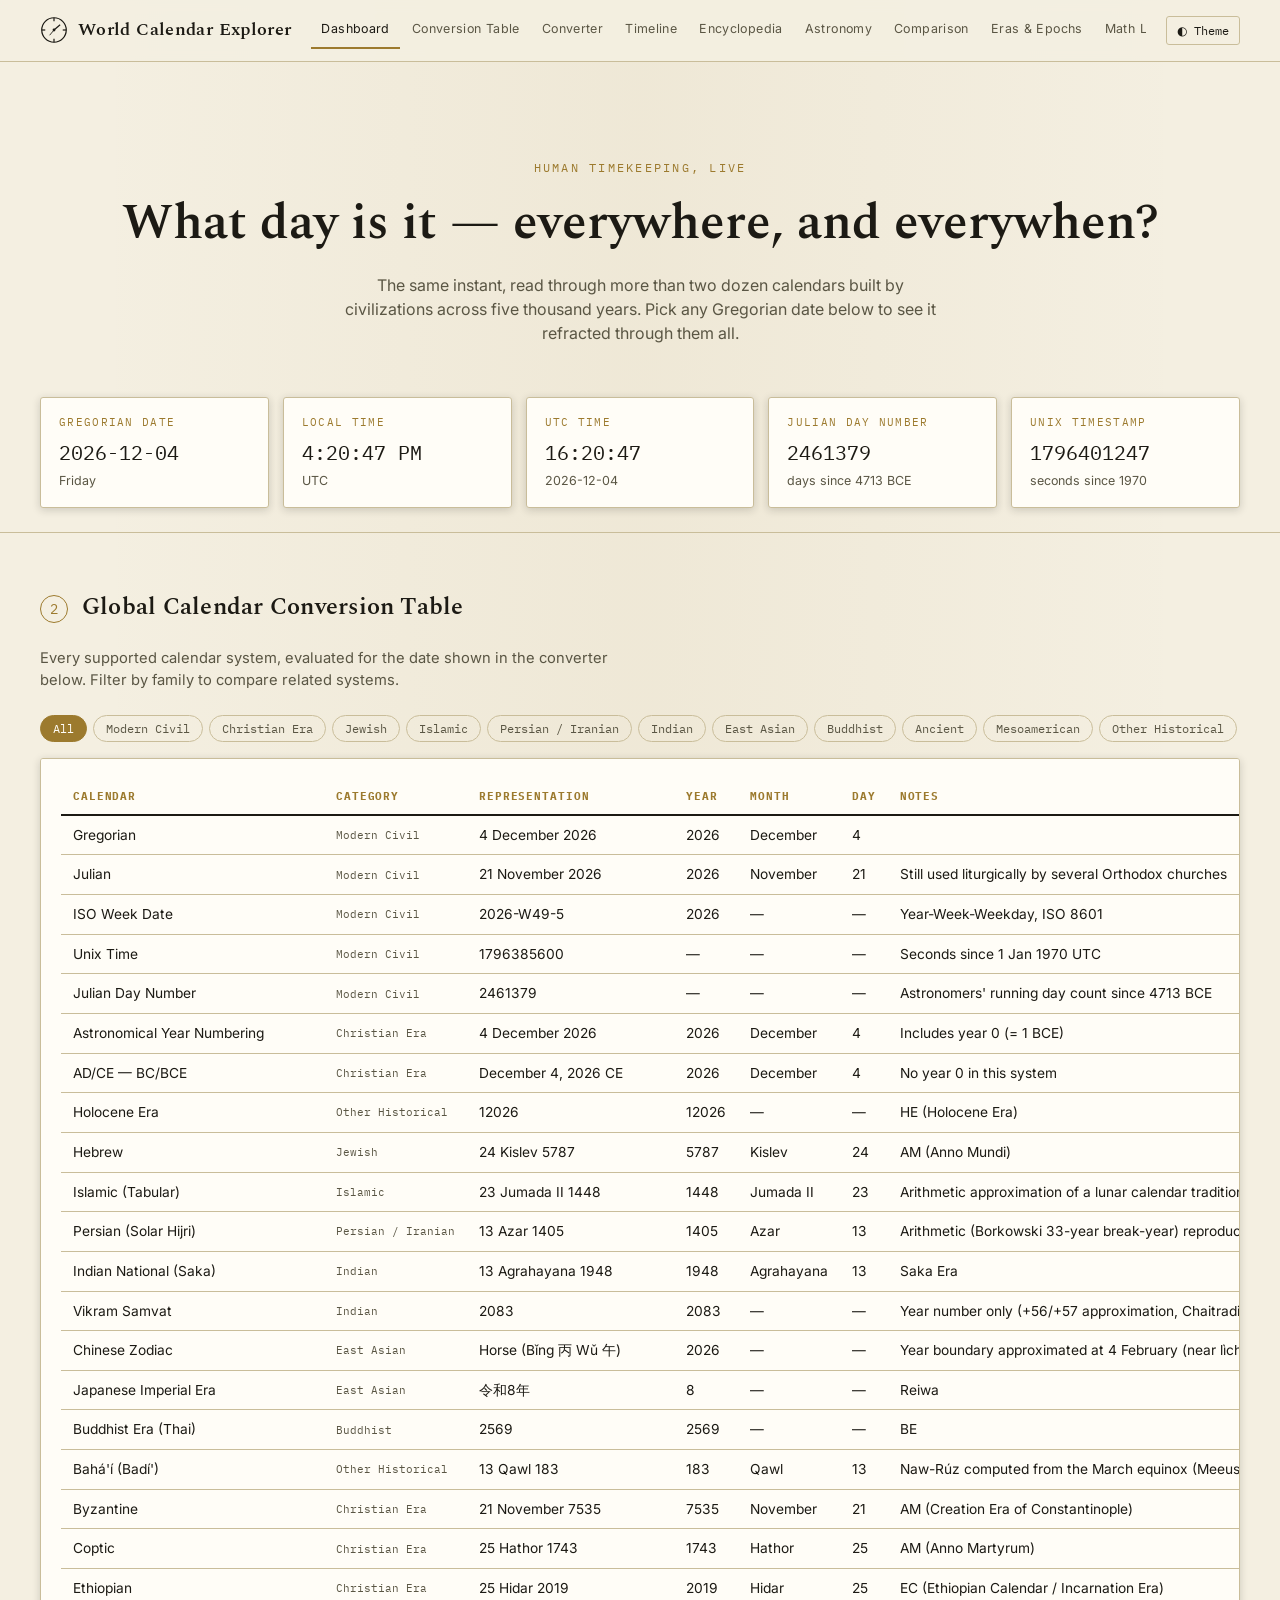
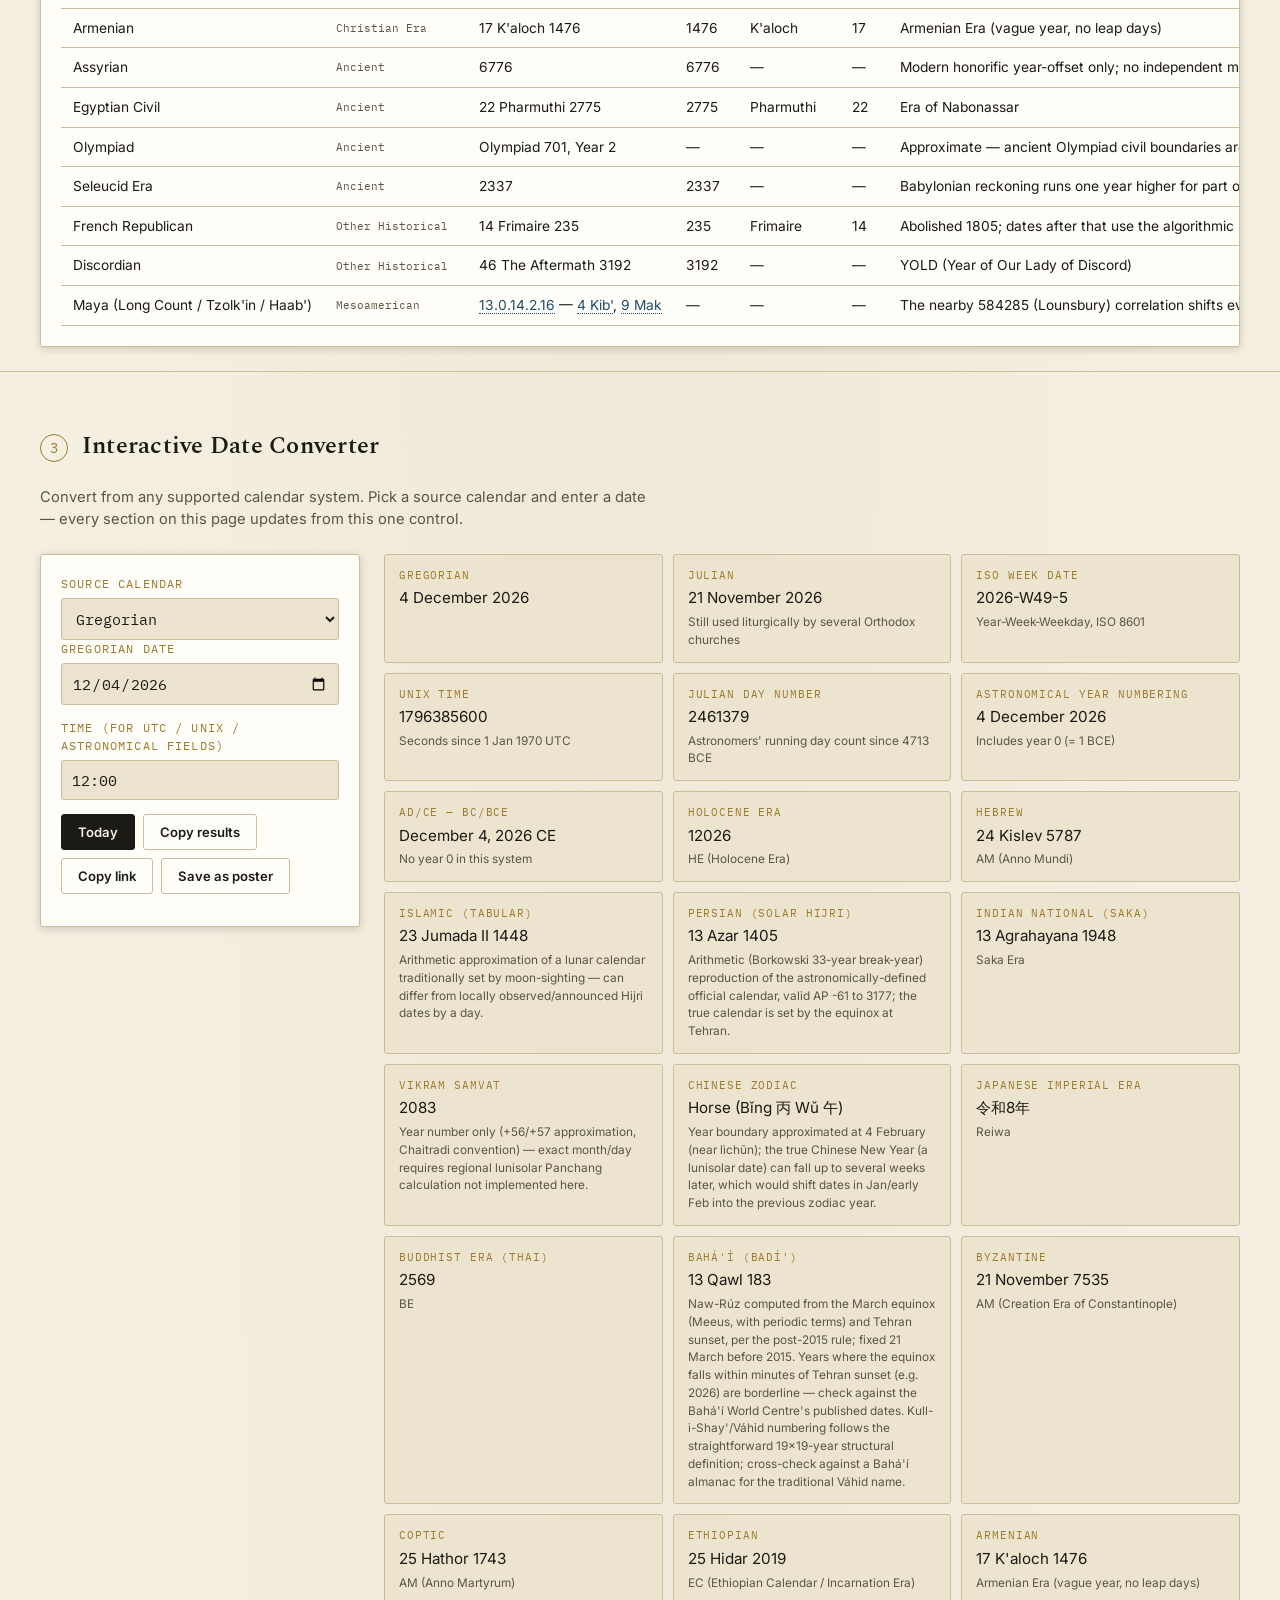
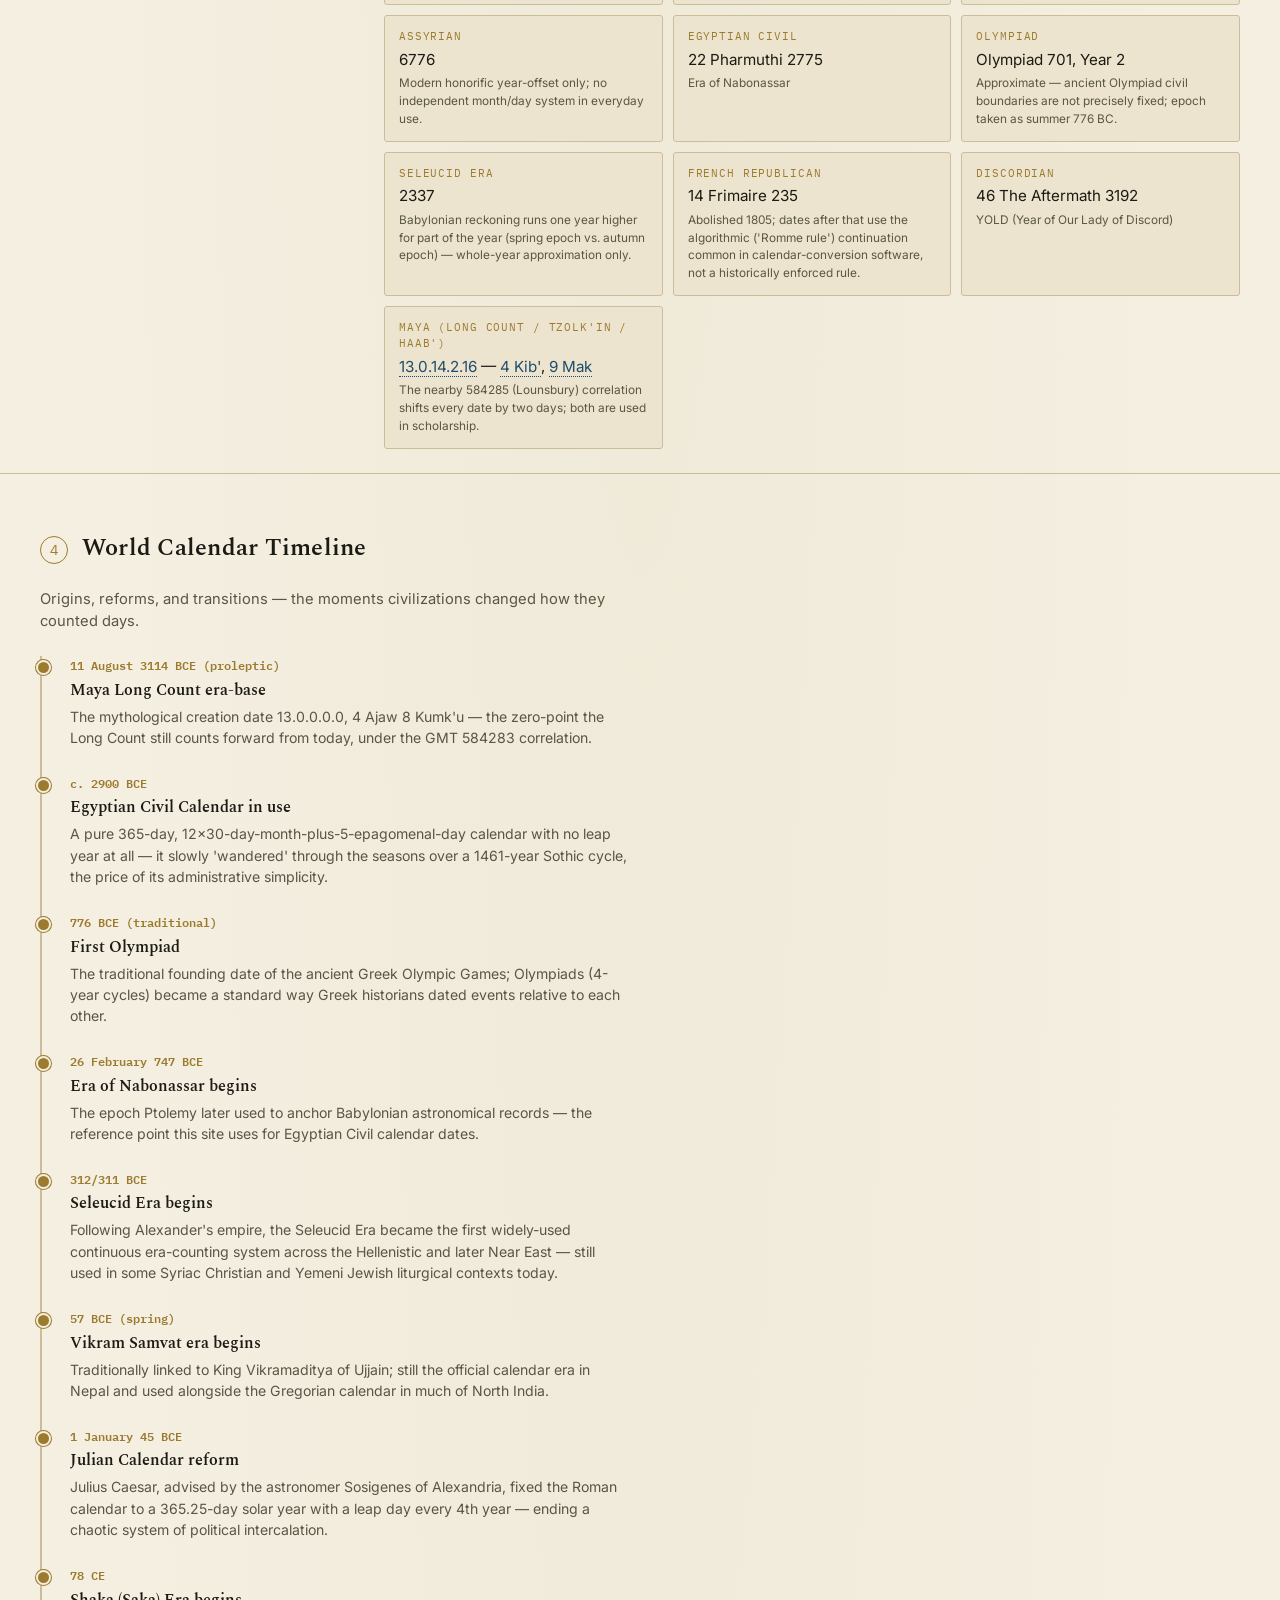
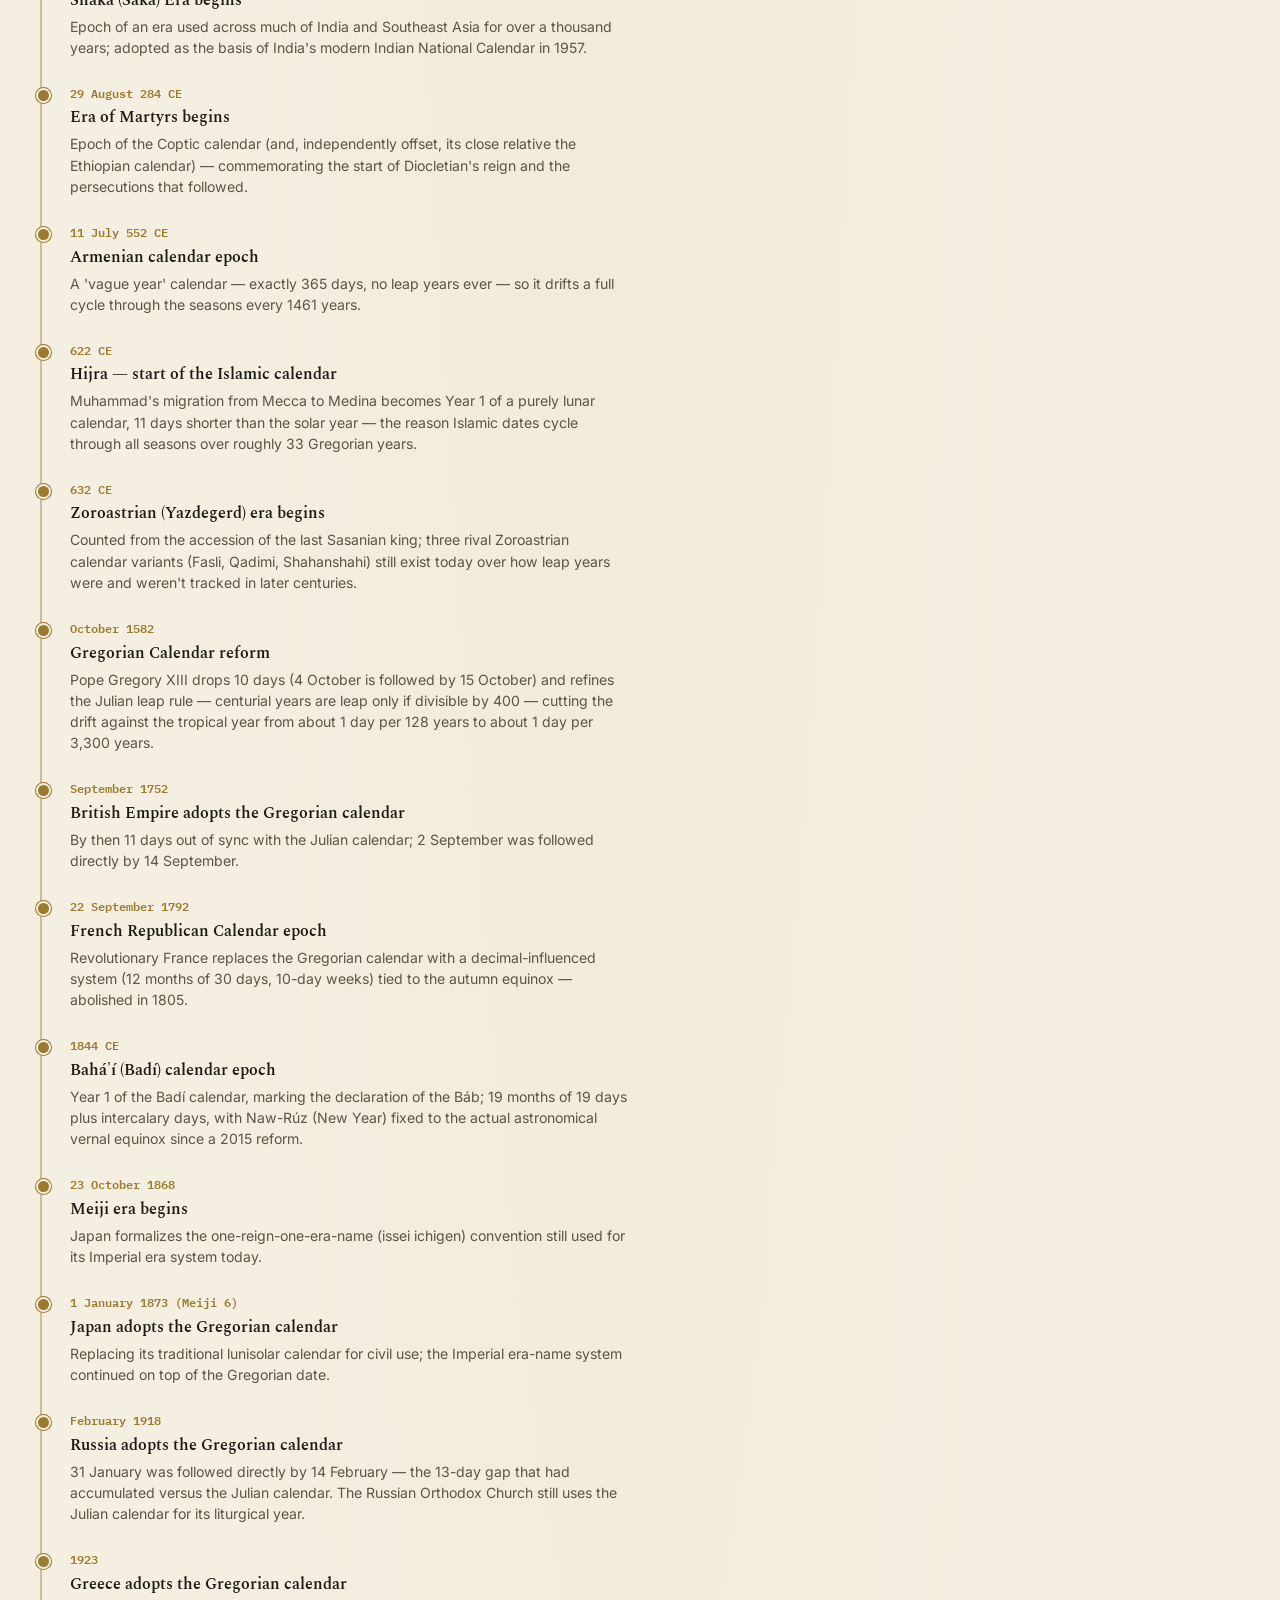
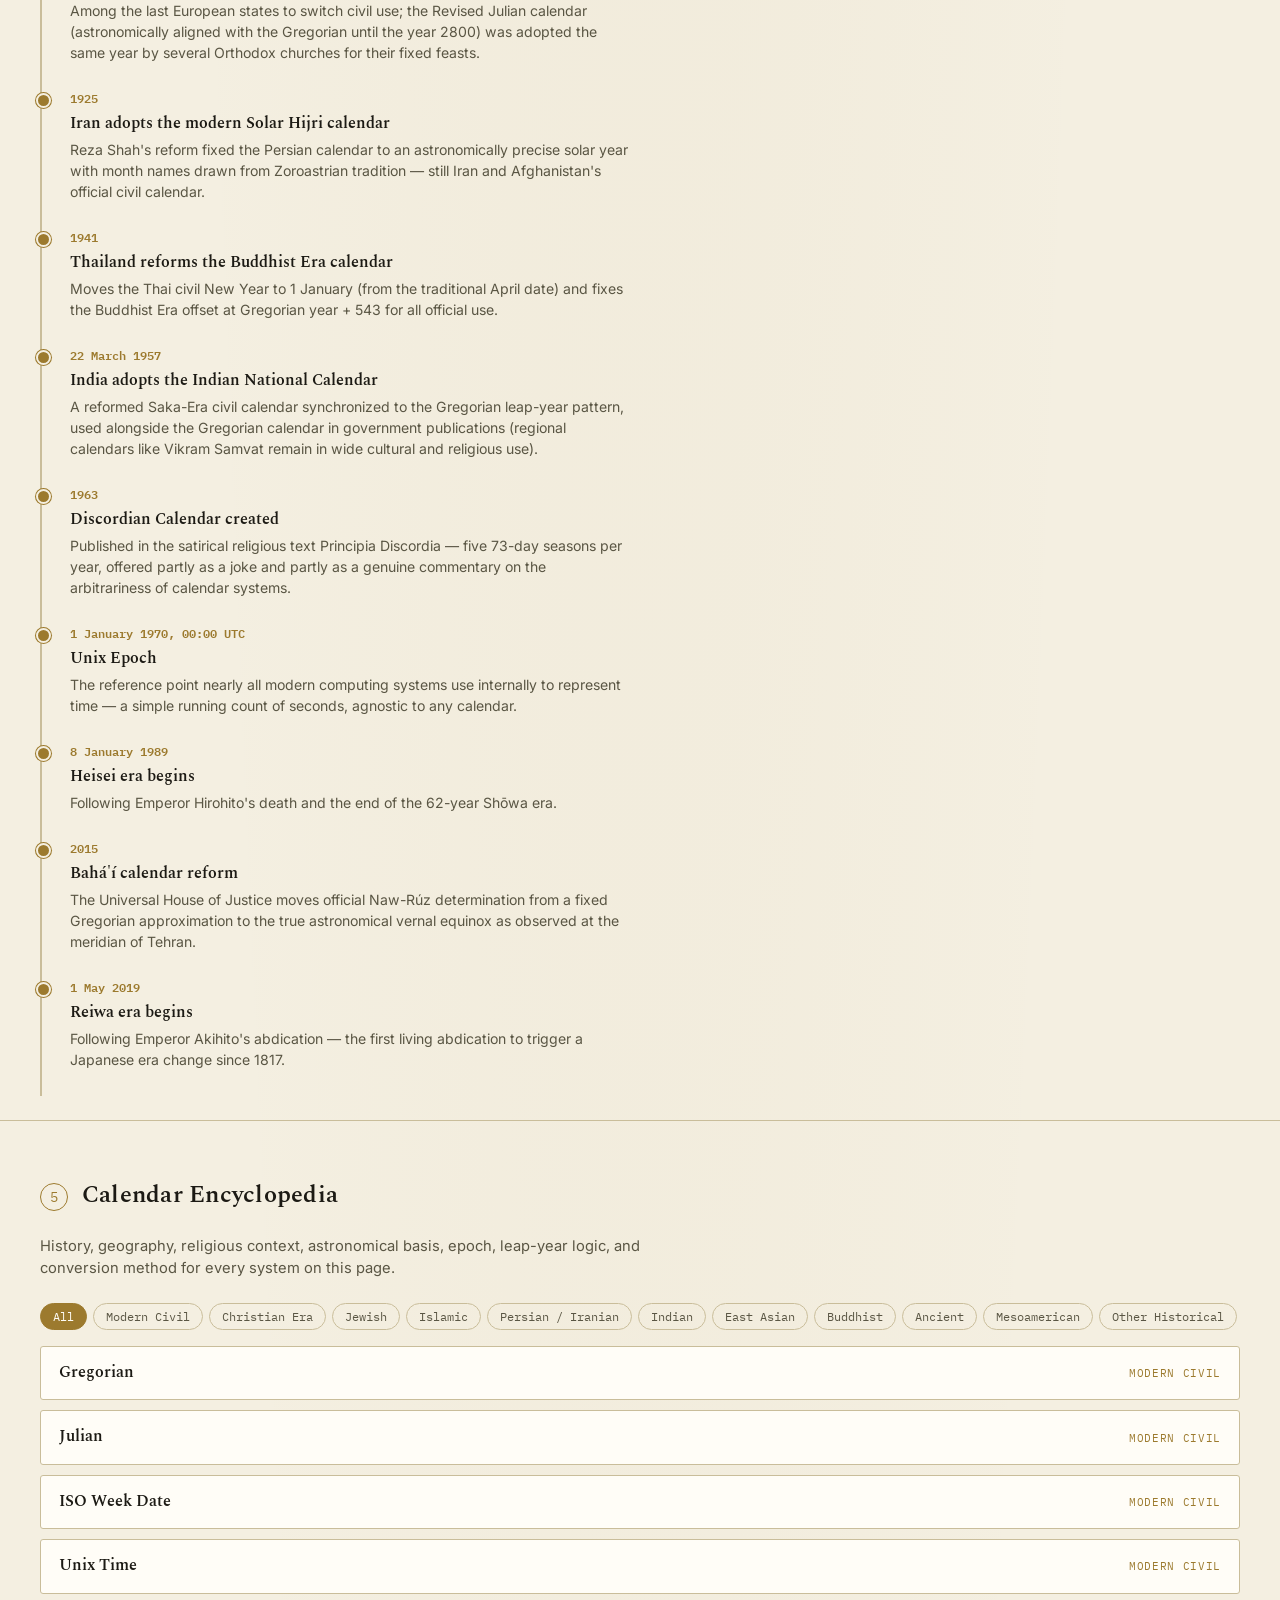
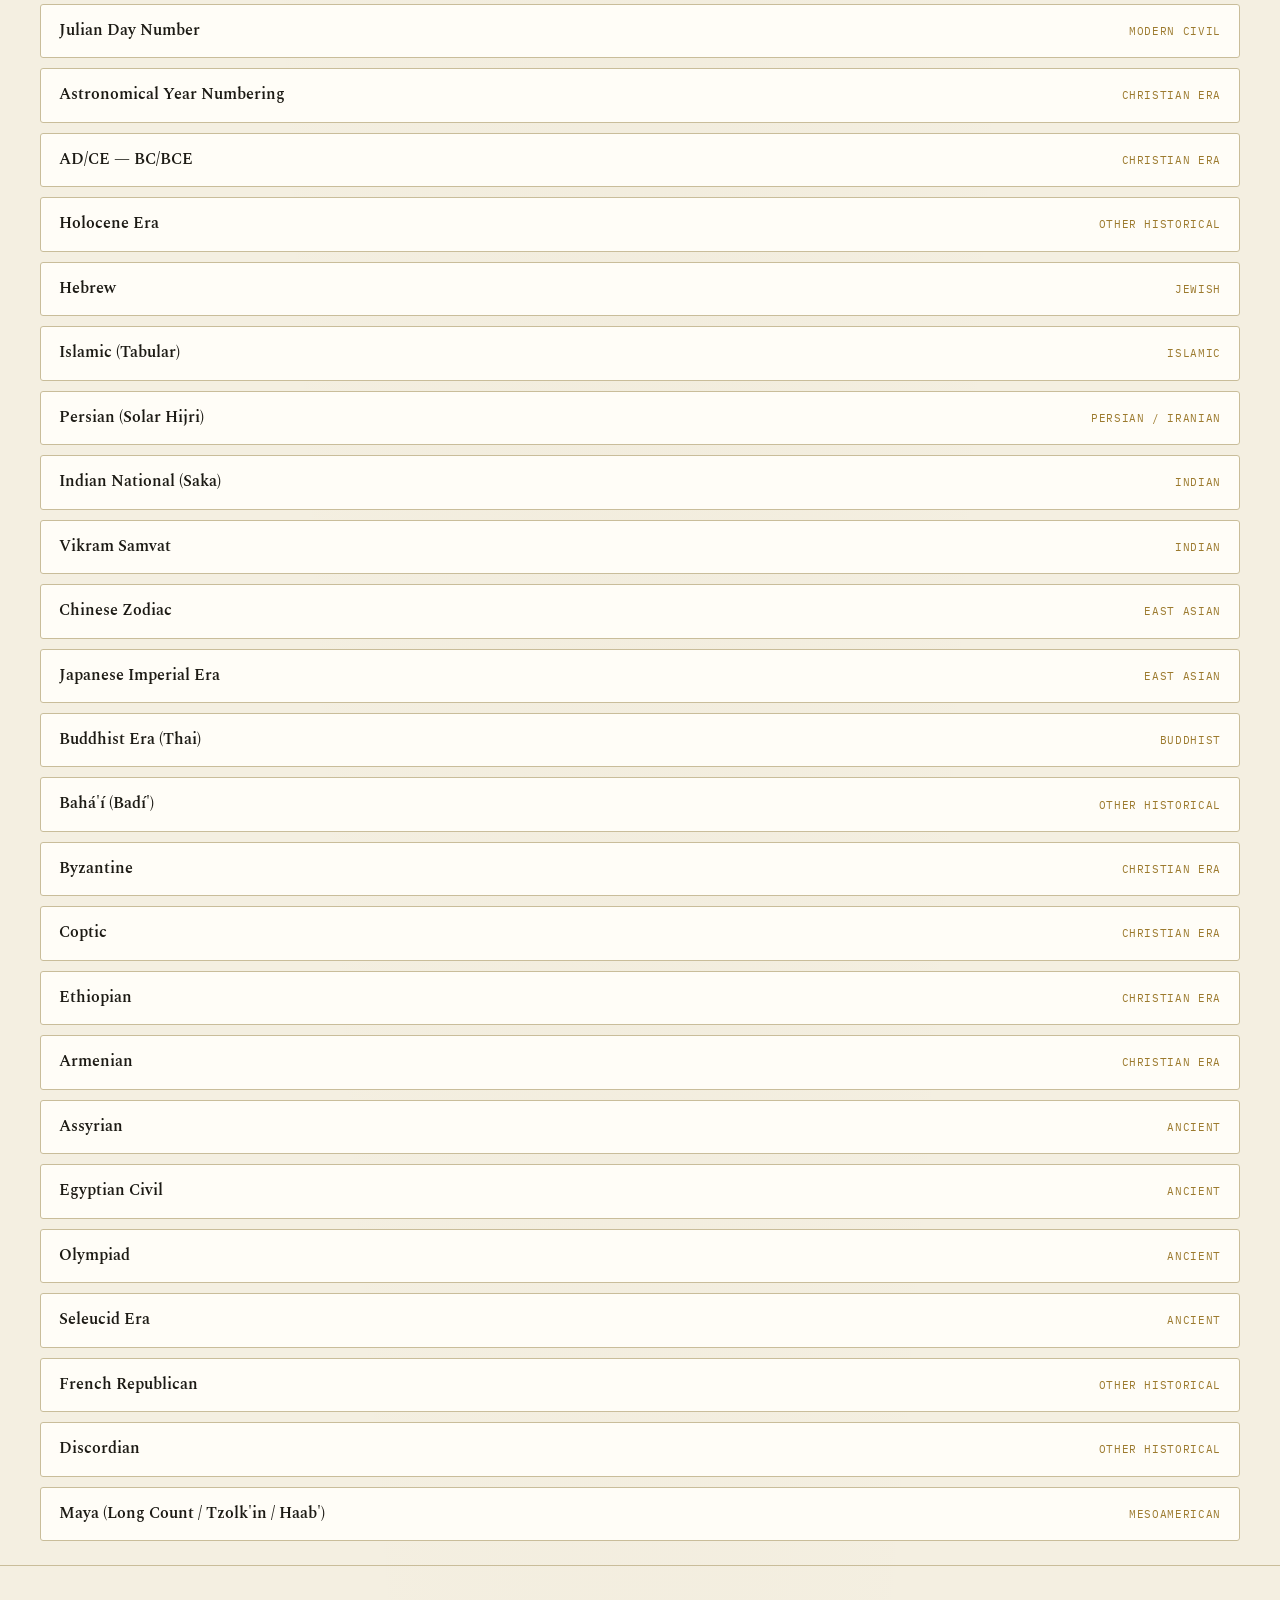
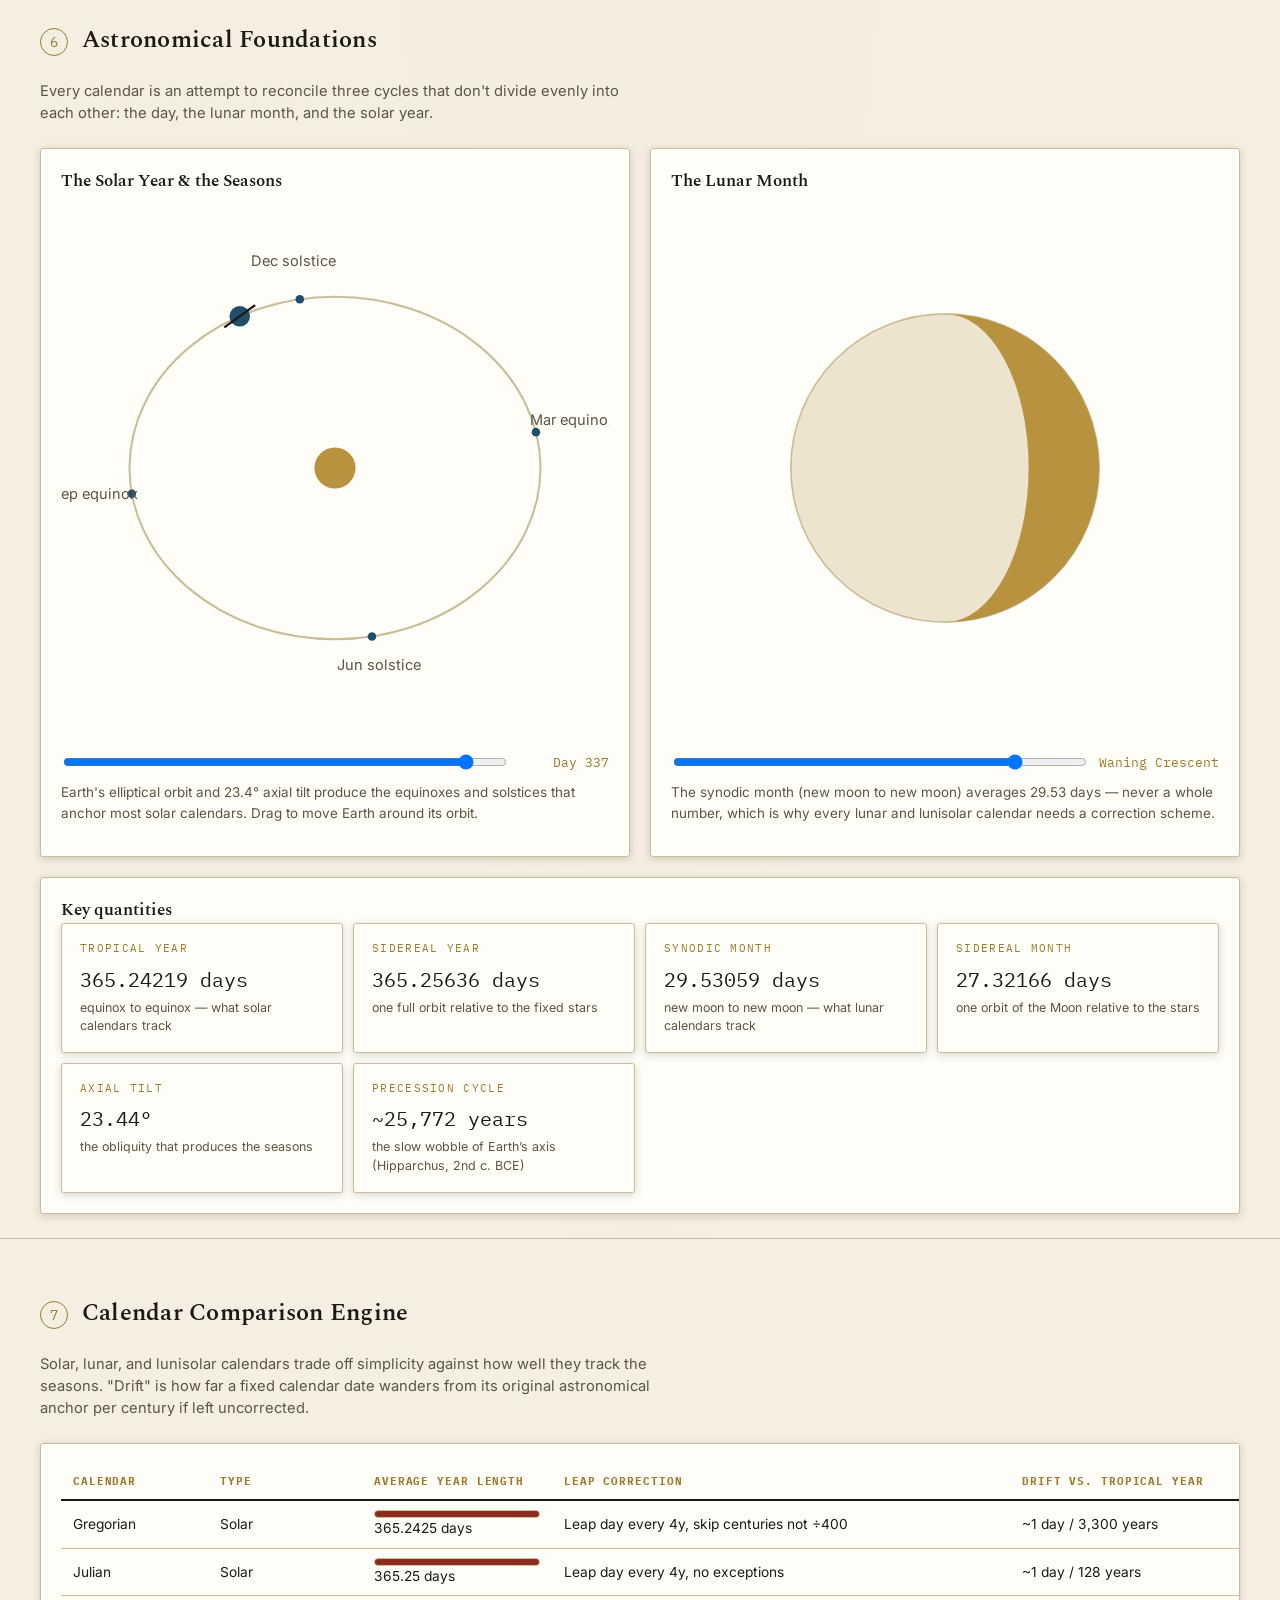
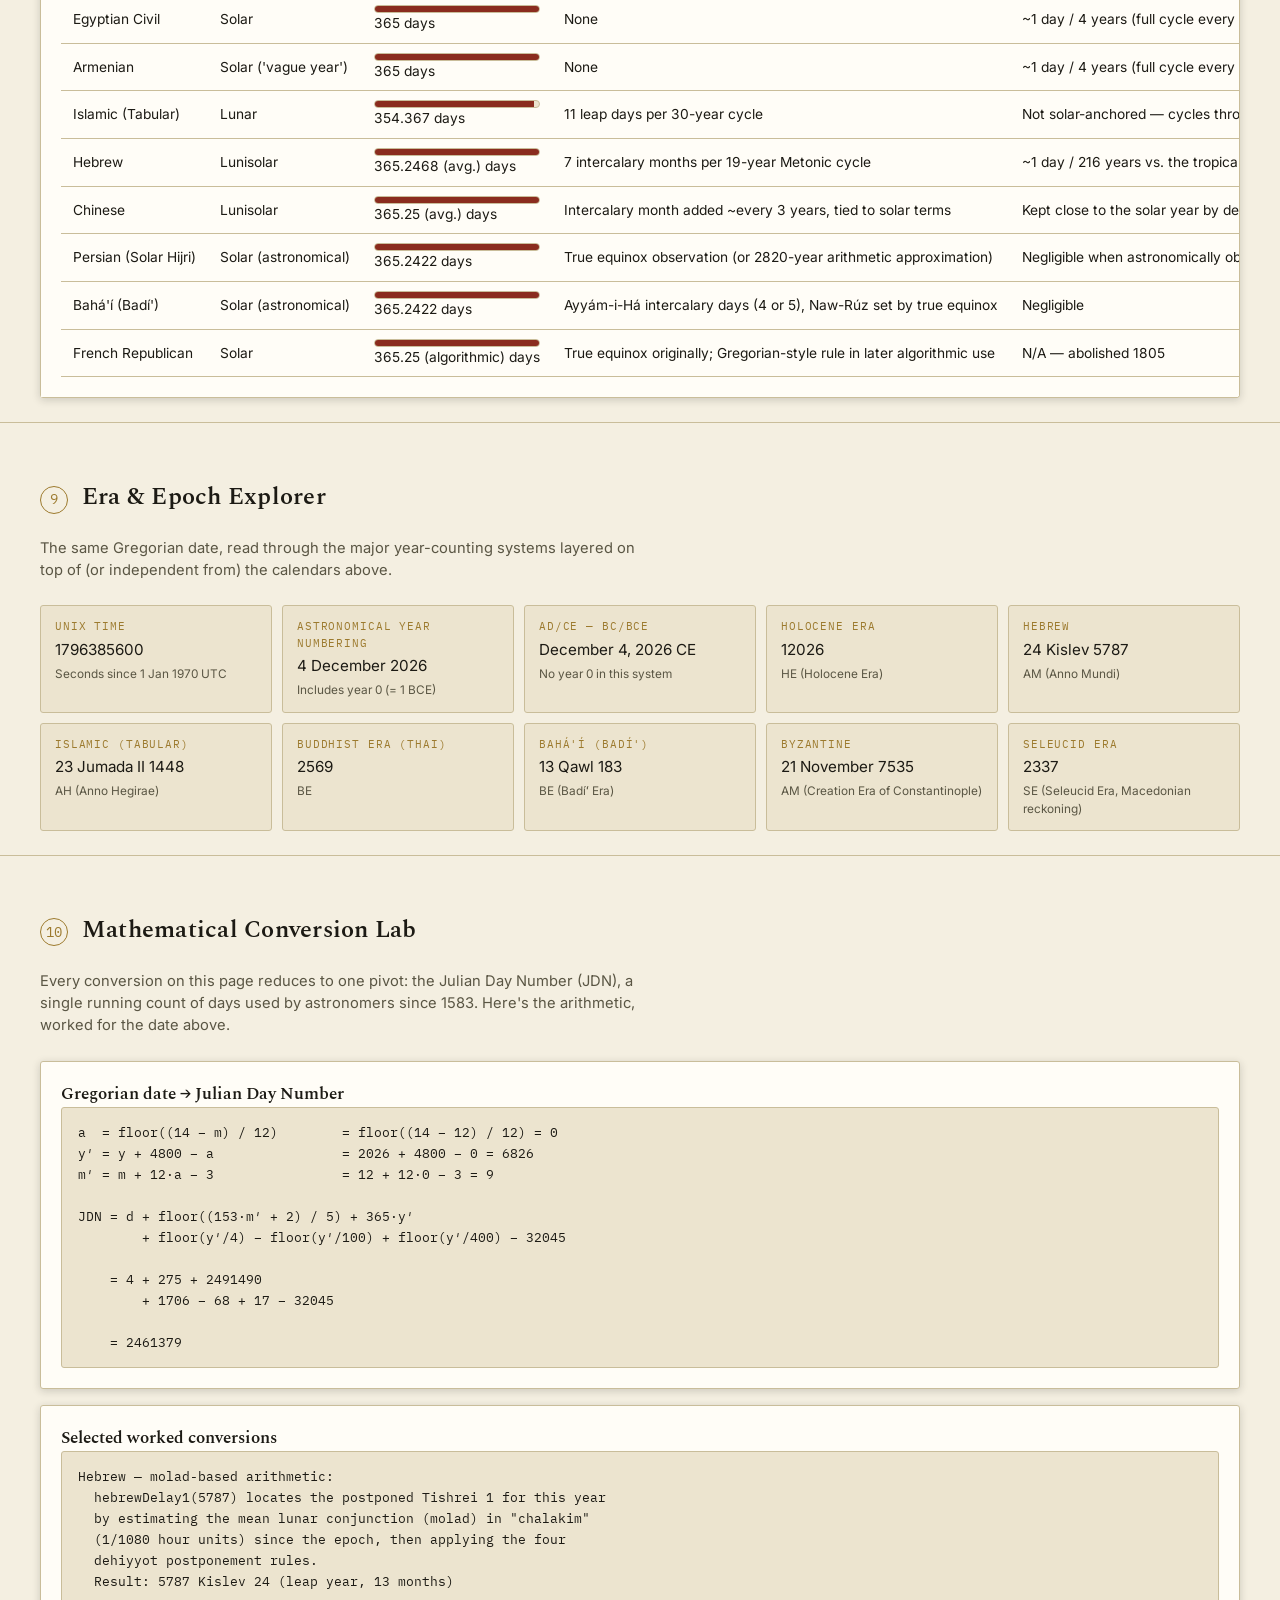
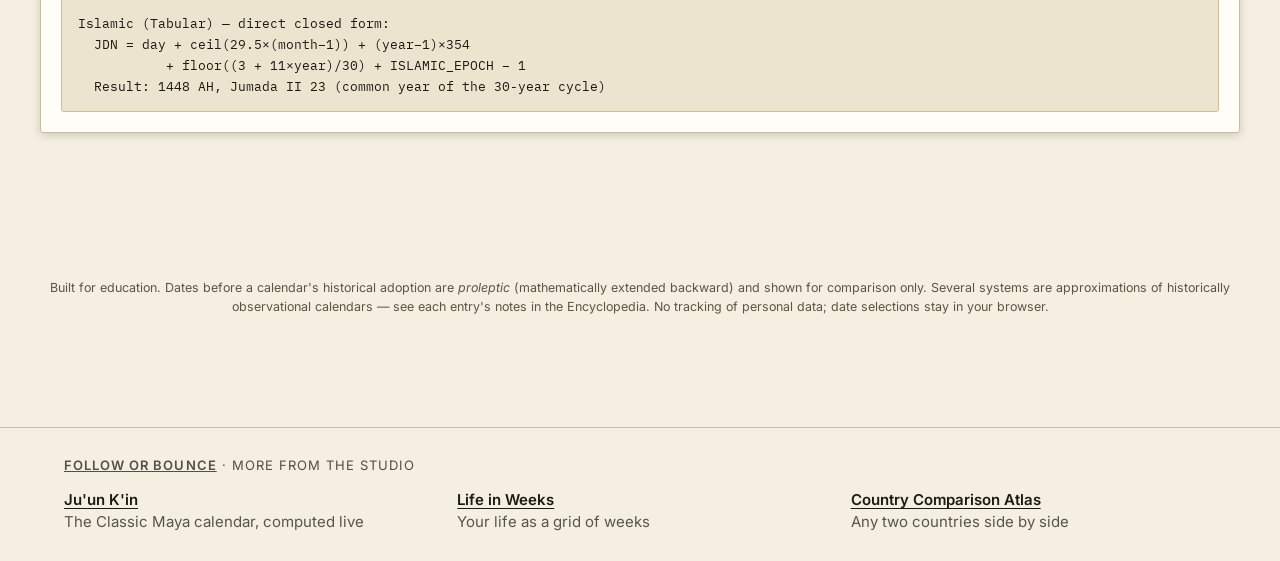
<file: index.html>
<!DOCTYPE html>
<html lang="en">
<head>
<meta charset="UTF-8">
<meta name="viewport" content="width=device-width, initial-scale=1.0">
<title>World Calendar Explorer</title>
<link rel="canonical" href="https://followorbounce.github.io/world-calendar-explorer/">
<meta property="og:type" content="website">
<meta property="og:site_name" content="World Calendar Explorer">
<meta property="og:title" content="World Calendar Explorer">
<meta property="og:url" content="https://followorbounce.github.io/world-calendar-explorer/">
<meta property="og:description" content="An interactive museum of human timekeeping — convert any Gregorian date into dozens of historically documented calendar systems, explore their astronomical foundations, and see how civilizations have measured time.">
<meta property="og:image" content="https://followorbounce.github.io/world-calendar-explorer/og/index.jpg">
<meta property="og:image:width" content="1200">
<meta property="og:image:height" content="630">
<meta property="og:image:alt" content="World Calendar Explorer — World Calendar Explorer">
<meta name="twitter:card" content="summary_large_image">
<meta name="twitter:image" content="https://followorbounce.github.io/world-calendar-explorer/og/index.jpg">
<meta name="description" content="An interactive museum of human timekeeping — convert any Gregorian date into dozens of historically documented calendar systems, explore their astronomical foundations, and see how civilizations have measured time.">
<link rel="preconnect" href="https://fonts.googleapis.com">
<link rel="preconnect" href="https://fonts.gstatic.com" crossorigin>
<link href="https://fonts.googleapis.com/css2?family=IBM+Plex+Mono:wght@400;500;600&family=Inter:wght@400;500;600&family=Spectral:wght@500;600;700&display=swap" rel="stylesheet">
<link rel="stylesheet" href="style.css">
<script defer src="https://static.cloudflareinsights.com/beacon.min.js" data-cf-beacon='{"token": "bba4e16a7d9b4d9985eda0cda2624e60"}'></script>
<!-- fob-ga --><script async src="https://www.googletagmanager.com/gtag/js?id=G-CE86H6X7Z7"></script>
<script>window.dataLayer=window.dataLayer||[];function gtag(){dataLayer.push(arguments);}gtag('js',new Date());gtag('config','G-CE86H6X7Z7');</script><!-- /fob-ga -->
</head>
<body>

<div class="topbar">
  <div class="topbar-inner">
    <a href="#dashboard" class="brand">
      <svg class="glyph" viewBox="0 0 32 32" aria-hidden="true">
        <circle cx="16" cy="16" r="14" fill="none" stroke="currentColor" stroke-width="1.4"/>
        <circle cx="16" cy="16" r="1.6" fill="currentColor"/>
        <line x1="16" y1="2" x2="16" y2="6" stroke="currentColor" stroke-width="1.4"/>
        <line x1="16" y1="26" x2="16" y2="30" stroke="currentColor" stroke-width="1.4"/>
        <line x1="2" y1="16" x2="6" y2="16" stroke="currentColor" stroke-width="1.4"/>
        <line x1="26" y1="16" x2="30" y2="16" stroke="currentColor" stroke-width="1.4"/>
        <path d="M16 16 L23 10" stroke="currentColor" stroke-width="1.4"/>
        <path d="M16 16 L11 22" stroke="currentColor" stroke-width="1"/>
      </svg>
      World Calendar Explorer
    </a>
    <nav class="section-nav" id="sectionNav">
      <a href="#dashboard">Dashboard</a>
      <a href="#table">Conversion Table</a>
      <a href="#converter">Converter</a>
      <a href="#timeline">Timeline</a>
      <a href="#encyclopedia">Encyclopedia</a>
      <a href="#astronomy">Astronomy</a>
      <a href="#comparison">Comparison</a>
      <a href="#eras">Eras &amp; Epochs</a>
      <a href="#mathlab">Math Lab</a>
      <a href="today">Today in every calendar</a>
      <a href="thirteen-months">13 Months</a>
      <a href="timezones.html">Timezone Map</a>
    </nav>
    <button class="theme-toggle" id="themeToggle" type="button" aria-label="Toggle dark/light theme">◐ Theme</button>
  </div>
</div>

<main>

  <!-- 1. DASHBOARD -->
  <section id="dashboard">
    <div class="wrap">
      <div class="hero">
        <div class="eyebrow">Human Timekeeping, Live</div>
        <h1>What day is it — everywhere, and everywhen?</h1>
        <p>The same instant, read through more than two dozen calendars built by civilizations across five thousand years. Pick any Gregorian date below to see it refracted through them all.</p>
      </div>
      <div class="dash-grid" id="dashGrid"></div>
    </div>
  </section>

  <!-- 2. GLOBAL CONVERSION TABLE -->
  <section id="table">
    <div class="wrap">
      <div class="section-head"><span class="section-num">2</span><h2>Global Calendar Conversion Table</h2></div>
      <p class="section-sub">Every supported calendar system, evaluated for the date shown in the converter below. Filter by family to compare related systems.</p>
      <div class="chip-row" id="tableFilters"></div>
      <div class="panel table-scroll">
        <table class="calendar-table" id="conversionTable">
          <thead>
            <tr><th>Calendar</th><th>Category</th><th>Representation</th><th>Year</th><th>Month</th><th>Day</th><th>Notes</th></tr>
          </thead>
          <tbody></tbody>
        </table>
      </div>
    </div>
  </section>

  <!-- 3. INTERACTIVE CONVERTER -->
  <section id="converter">
    <div class="wrap">
      <div class="section-head"><span class="section-num">3</span><h2>Interactive Date Converter</h2></div>
      <p class="section-sub">Convert from any supported calendar system. Pick a source calendar and enter a date — every section on this page updates from this one control.</p>
      <div class="converter">
        <div class="converter-input panel">
          <label for="sourceCalendar">Source calendar</label>
          <select id="sourceCalendar"></select>
          <div id="gregorianInputs">
            <label for="dateInput">Gregorian date</label>
            <input type="date" id="dateInput">
          </div>
          <div id="sourceInputs" class="source-fields" style="display:none"></div>
          <label for="timeInput">Time (for UTC / Unix / astronomical fields)</label>
          <input type="text" id="timeInput" placeholder="HH:MM" value="12:00">
          <div class="btn-row">
            <button class="btn" id="todayBtn" type="button">Today</button>
            <button class="btn secondary" id="copyBtn" type="button">Copy results</button>
            <button class="btn secondary" id="shareBtn" type="button">Copy link</button>
            <button class="btn secondary" id="posterBtn" type="button">Save as poster</button>
          </div>
          <p class="small" id="copyStatus" aria-live="polite"></p>
        </div>
        <div class="result-grid" id="converterResults"></div>
      </div>
    </div>
  </section>

  <!-- 4. TIMELINE -->
  <section id="timeline">
    <div class="wrap">
      <div class="section-head"><span class="section-num">4</span><h2>World Calendar Timeline</h2></div>
      <p class="section-sub">Origins, reforms, and transitions — the moments civilizations changed how they counted days.</p>
      <div class="timeline" id="timelineList"></div>
    </div>
  </section>

  <!-- 5. ENCYCLOPEDIA -->
  <section id="encyclopedia">
    <div class="wrap">
      <div class="section-head"><span class="section-num">5</span><h2>Calendar Encyclopedia</h2></div>
      <p class="section-sub">History, geography, religious context, astronomical basis, epoch, leap-year logic, and conversion method for every system on this page.</p>
      <div class="chip-row" id="encycloFilters"></div>
      <div class="encyclopedia-list" id="encyclopediaList"></div>
    </div>
  </section>

  <!-- 6. ASTRONOMICAL FOUNDATIONS -->
  <section id="astronomy">
    <div class="wrap">
      <div class="section-head"><span class="section-num">6</span><h2>Astronomical Foundations</h2></div>
      <p class="section-sub">Every calendar is an attempt to reconcile three cycles that don't divide evenly into each other: the day, the lunar month, and the solar year.</p>
      <div class="astro-grid">
        <div class="astro-card panel">
          <h3>The Solar Year &amp; the Seasons</h3>
          <svg id="solarDiagram" viewBox="0 0 320 320"></svg>
          <div class="astro-controls">
            <input type="range" id="solarSlider" min="0" max="365" value="0">
            <span class="astro-readout" id="solarReadout">Day 0</span>
          </div>
          <p class="astro-caption">Earth's elliptical orbit and 23.4° axial tilt produce the equinoxes and solstices that anchor most solar calendars. Drag to move Earth around its orbit.</p>
        </div>
        <div class="astro-card panel">
          <h3>The Lunar Month</h3>
          <svg id="lunarDiagram" viewBox="0 0 320 320"></svg>
          <div class="astro-controls">
            <input type="range" id="lunarSlider" min="0" max="29.53" step="0.1" value="0">
            <span class="astro-readout" id="lunarReadout">Day 0.0</span>
          </div>
          <p class="astro-caption">The synodic month (new moon to new moon) averages 29.53 days — never a whole number, which is why every lunar and lunisolar calendar needs a correction scheme.</p>
        </div>
      </div>
      <div class="panel" style="margin-top:20px">
        <h3>Key quantities</h3>
        <div class="result-grid" id="astroFacts"></div>
      </div>
    </div>
  </section>

  <!-- 7. COMPARISON ENGINE -->
  <section id="comparison">
    <div class="wrap">
      <div class="section-head"><span class="section-num">7</span><h2>Calendar Comparison Engine</h2></div>
      <p class="section-sub">Solar, lunar, and lunisolar calendars trade off simplicity against how well they track the seasons. "Drift" is how far a fixed calendar date wanders from its original astronomical anchor per century if left uncorrected.</p>
      <div class="panel table-scroll">
        <table class="calendar-table" id="comparisonTable">
          <thead><tr><th>Calendar</th><th>Type</th><th>Average year length</th><th>Leap correction</th><th>Drift vs. tropical year</th></tr></thead>
          <tbody></tbody>
        </table>
      </div>
    </div>
  </section>

  <!-- 9. ERA / EPOCH EXPLORER -->
  <section id="eras">
    <div class="wrap">
      <div class="section-head"><span class="section-num">9</span><h2>Era &amp; Epoch Explorer</h2></div>
      <p class="section-sub">The same Gregorian date, read through the major year-counting systems layered on top of (or independent from) the calendars above.</p>
      <div class="result-grid" id="eraResults"></div>
    </div>
  </section>

  <!-- 10. MATH LAB -->
  <section id="mathlab">
    <div class="wrap">
      <div class="section-head"><span class="section-num">10</span><h2>Mathematical Conversion Lab</h2></div>
      <p class="section-sub">Every conversion on this page reduces to one pivot: the Julian Day Number (JDN), a single running count of days used by astronomers since 1583. Here's the arithmetic, worked for the date above.</p>
      <div class="panel">
        <h3>Gregorian date → Julian Day Number</h3>
        <div class="formula-block" id="jdnFormula"></div>
      </div>
      <div class="panel" style="margin-top:16px">
        <h3>Selected worked conversions</h3>
        <div class="formula-block" id="workedFormulas"></div>
      </div>
    </div>
  </section>

</main>

<footer>
  <p>Built for education. Dates before a calendar's historical adoption are <em>proleptic</em> (mathematically extended backward) and shown for comparison only. Several systems are approximations of historically observational calendars — see each entry's notes in the Encyclopedia. No tracking of personal data; date selections stay in your browser.</p>
</footer>

<script src="js/core.js"></script>
<script src="js/calendars/ancient.js"></script>
<script src="js/calendars/asian.js"></script>
<script src="js/calendars/abrahamic.js"></script>
<script src="js/calendars/maya.js"></script>
<script src="js/data/encyclopedia.js"></script>
<script src="js/data/timeline.js"></script>
<script src="js/registry.js"></script>
<script src="js/astronomy.js"></script>
<script src="js/app.js"></script>
<!-- fob-network -->
<aside class="fob-net" aria-label="More from Follow or Bounce"><style>.fob-net{border-top:1px solid;border-color:color-mix(in srgb,currentColor 22%,transparent);margin-top:48px;padding:28px max(16px,env(safe-area-inset-right,0px)) calc(28px + env(safe-area-inset-bottom,0px)) max(16px,env(safe-area-inset-left,0px));font-size:15px;line-height:1.45;clear:both}.fob-net>div{max-width:72rem;margin:0 auto}.fob-net p{margin:0 0 14px;font-size:13px;letter-spacing:.08em;text-transform:uppercase;opacity:.75}.fob-net p a{color:inherit;font-weight:600}.fob-net ul{list-style:none;margin:0;padding:0;display:grid;grid-template-columns:repeat(auto-fit,minmax(14rem,1fr));gap:10px 28px}.fob-net li a{display:block;min-height:44px;color:inherit;text-decoration:none}.fob-net li b{display:block;font-weight:600;text-decoration:underline;text-underline-offset:3px;text-decoration-thickness:1px}.fob-net li span{display:block;opacity:.72}.fob-net a:focus-visible{outline:2px solid currentColor;outline-offset:3px}</style><div><p><a href="https://followorbounce.github.io/">Follow or Bounce</a> · more from the studio</p><ul><li><a href="https://followorbounce.github.io/Maya-Calendar/"><b>Ju&#x27;un K&#x27;in</b><span>The Classic Maya calendar, computed live</span></a></li><li><a href="https://followorbounce.github.io/life-in-weeks"><b>Life in Weeks</b><span>Your life as a grid of weeks</span></a></li><li><a href="https://followorbounce.github.io/country-atlas/"><b>Country Comparison Atlas</b><span>Any two countries side by side</span></a></li></ul></div></aside>
<!-- /fob-network -->
</body>
</html>
</file>
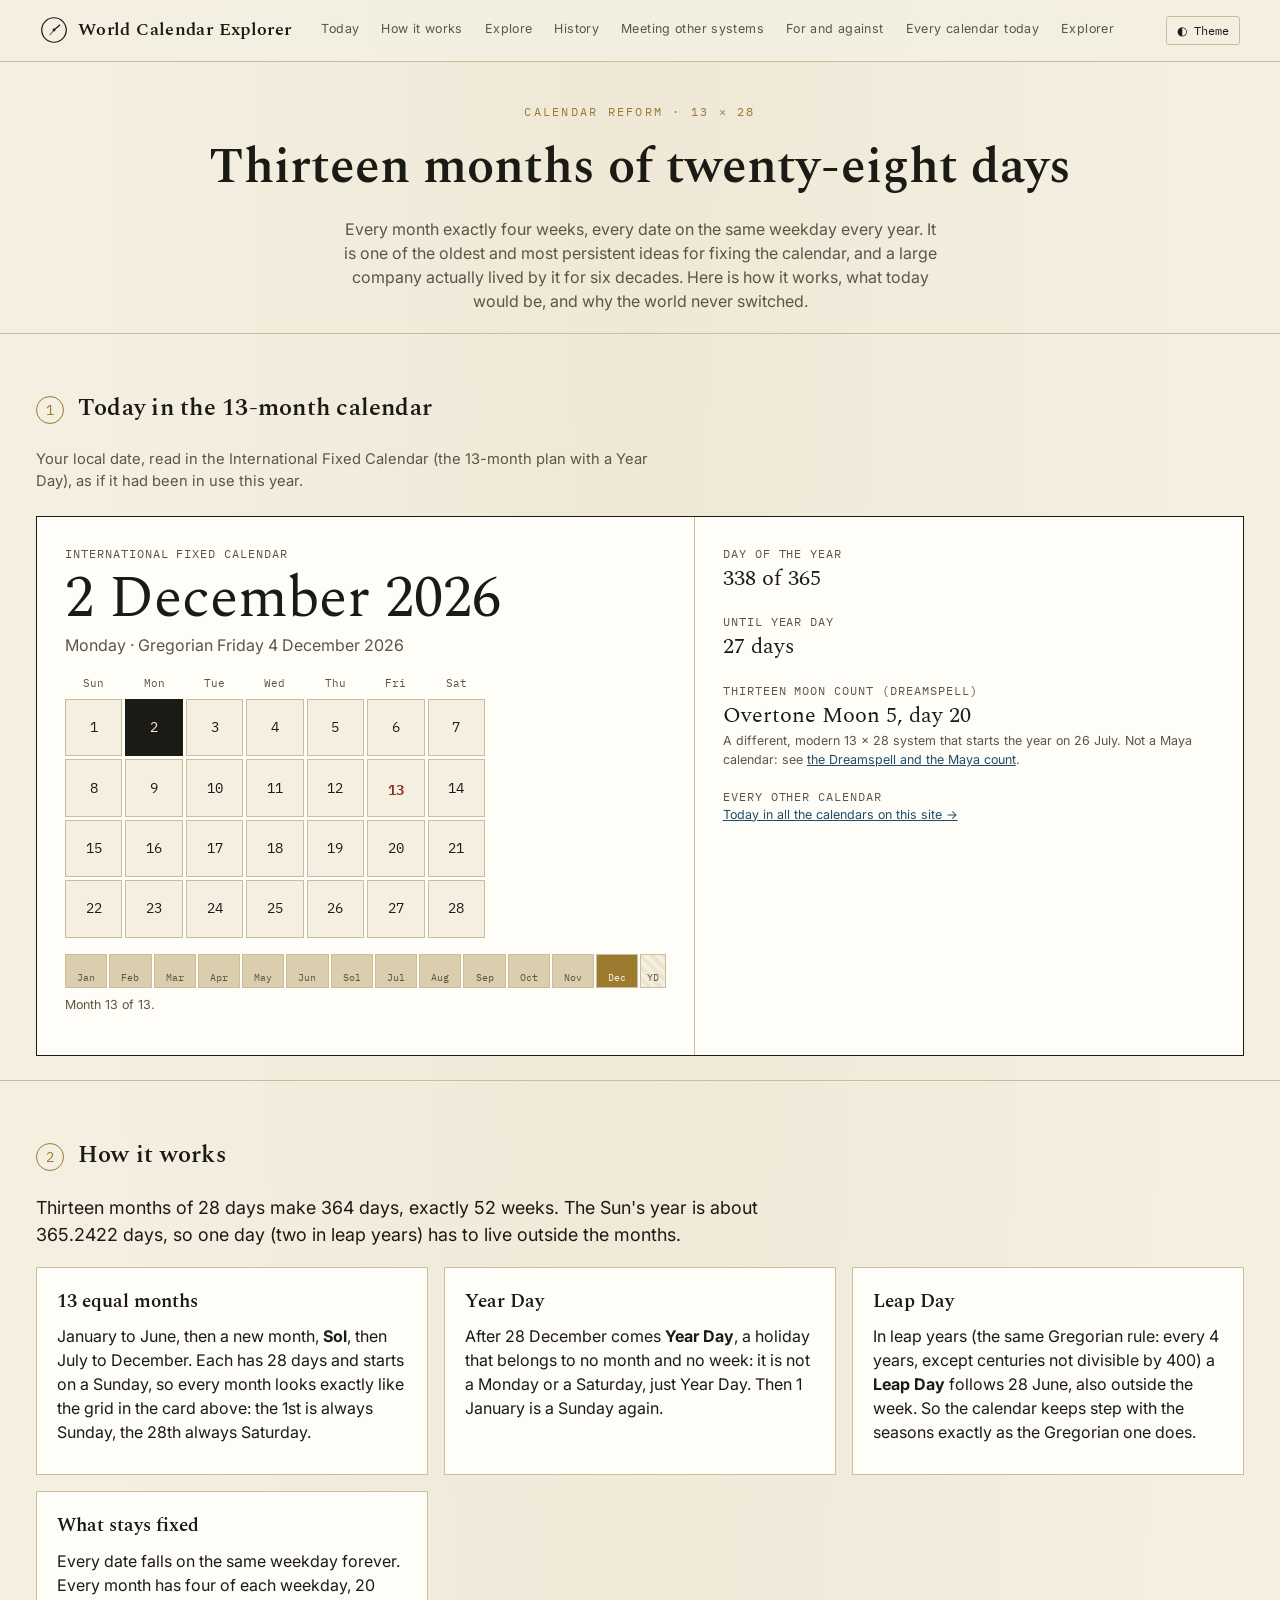
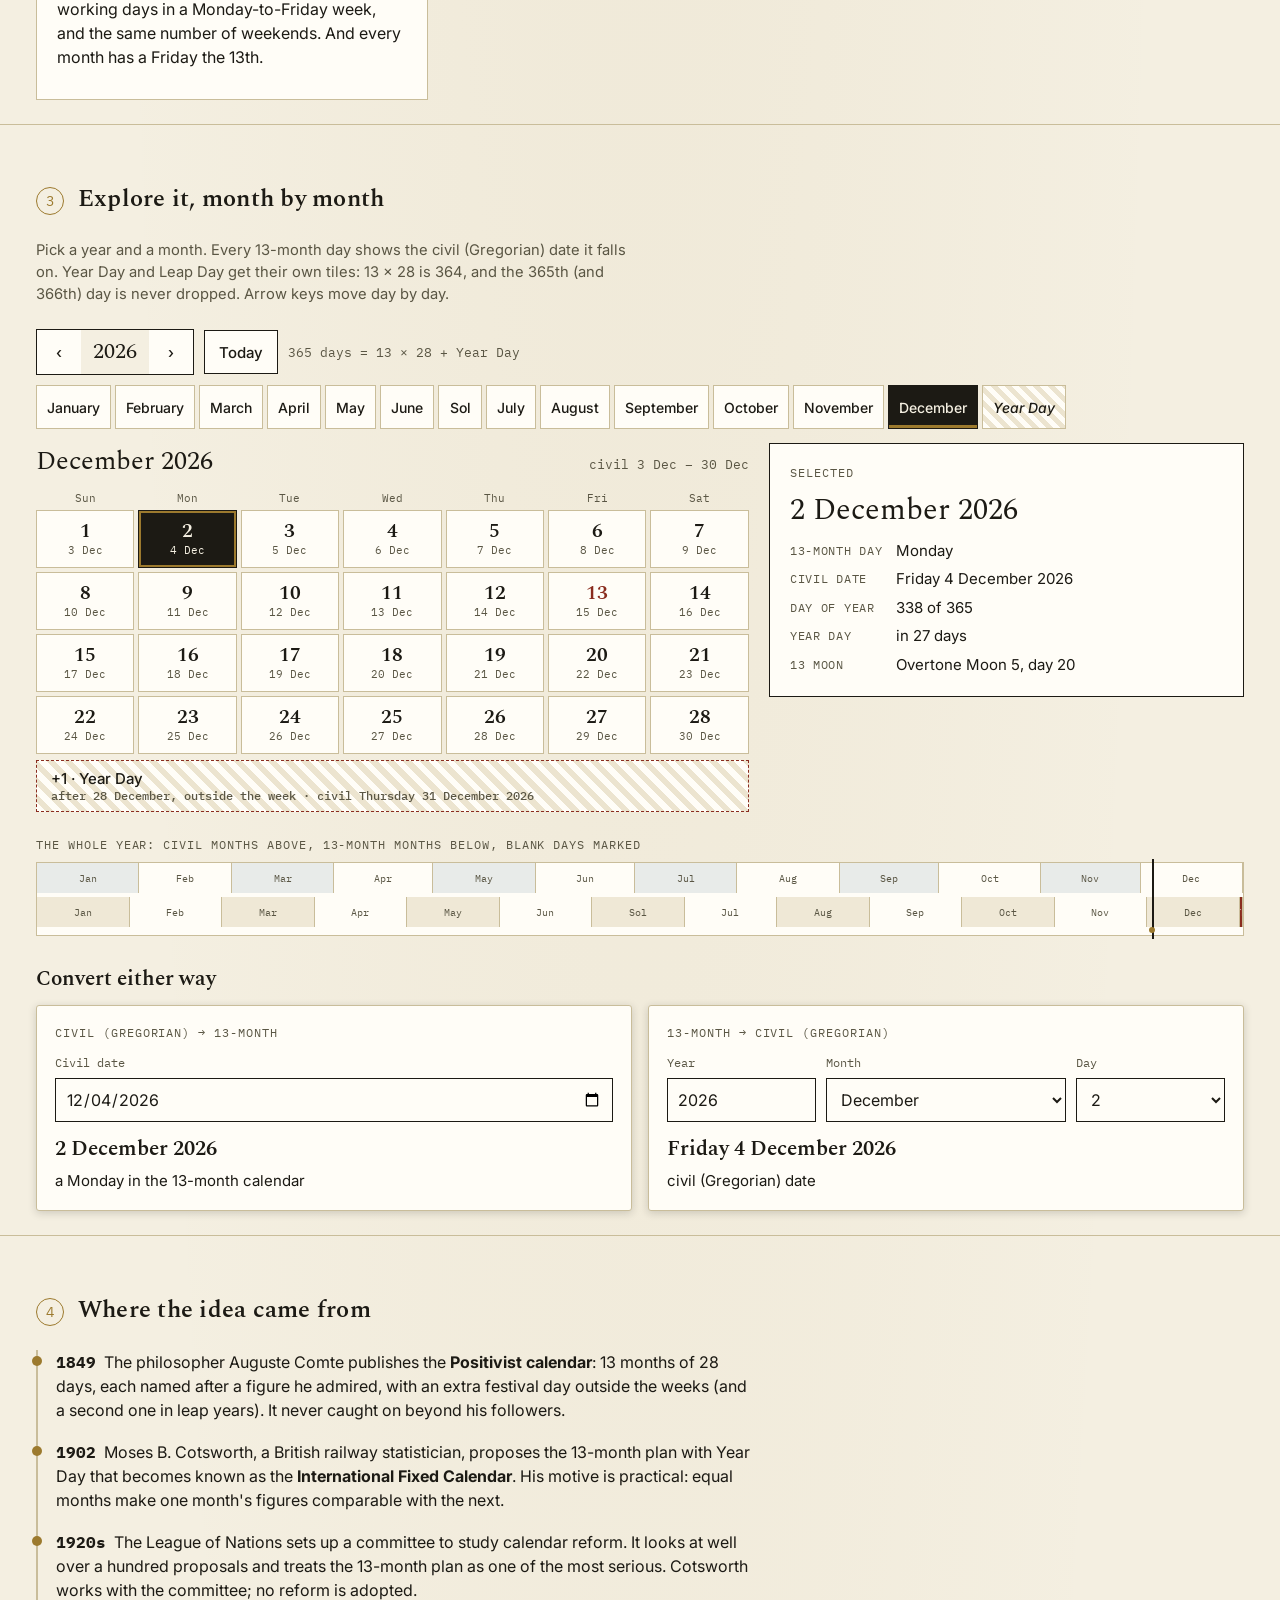
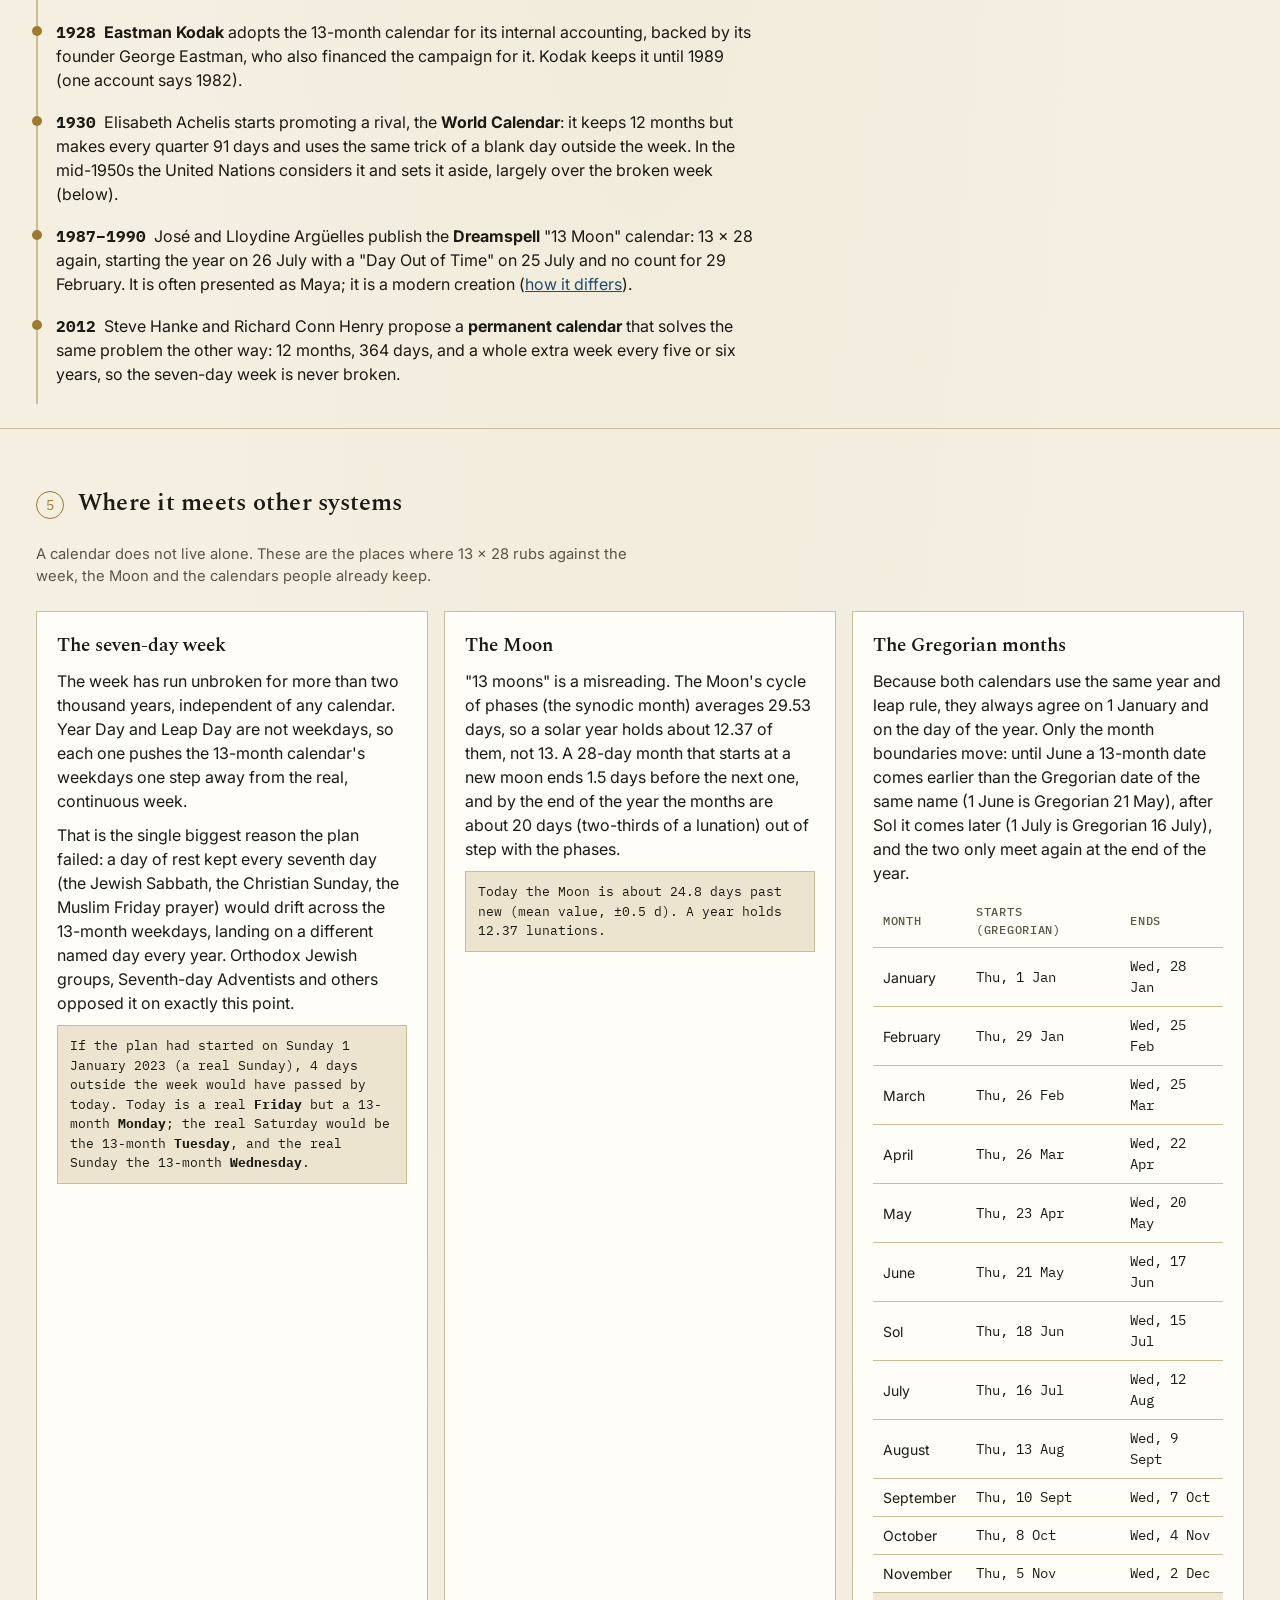
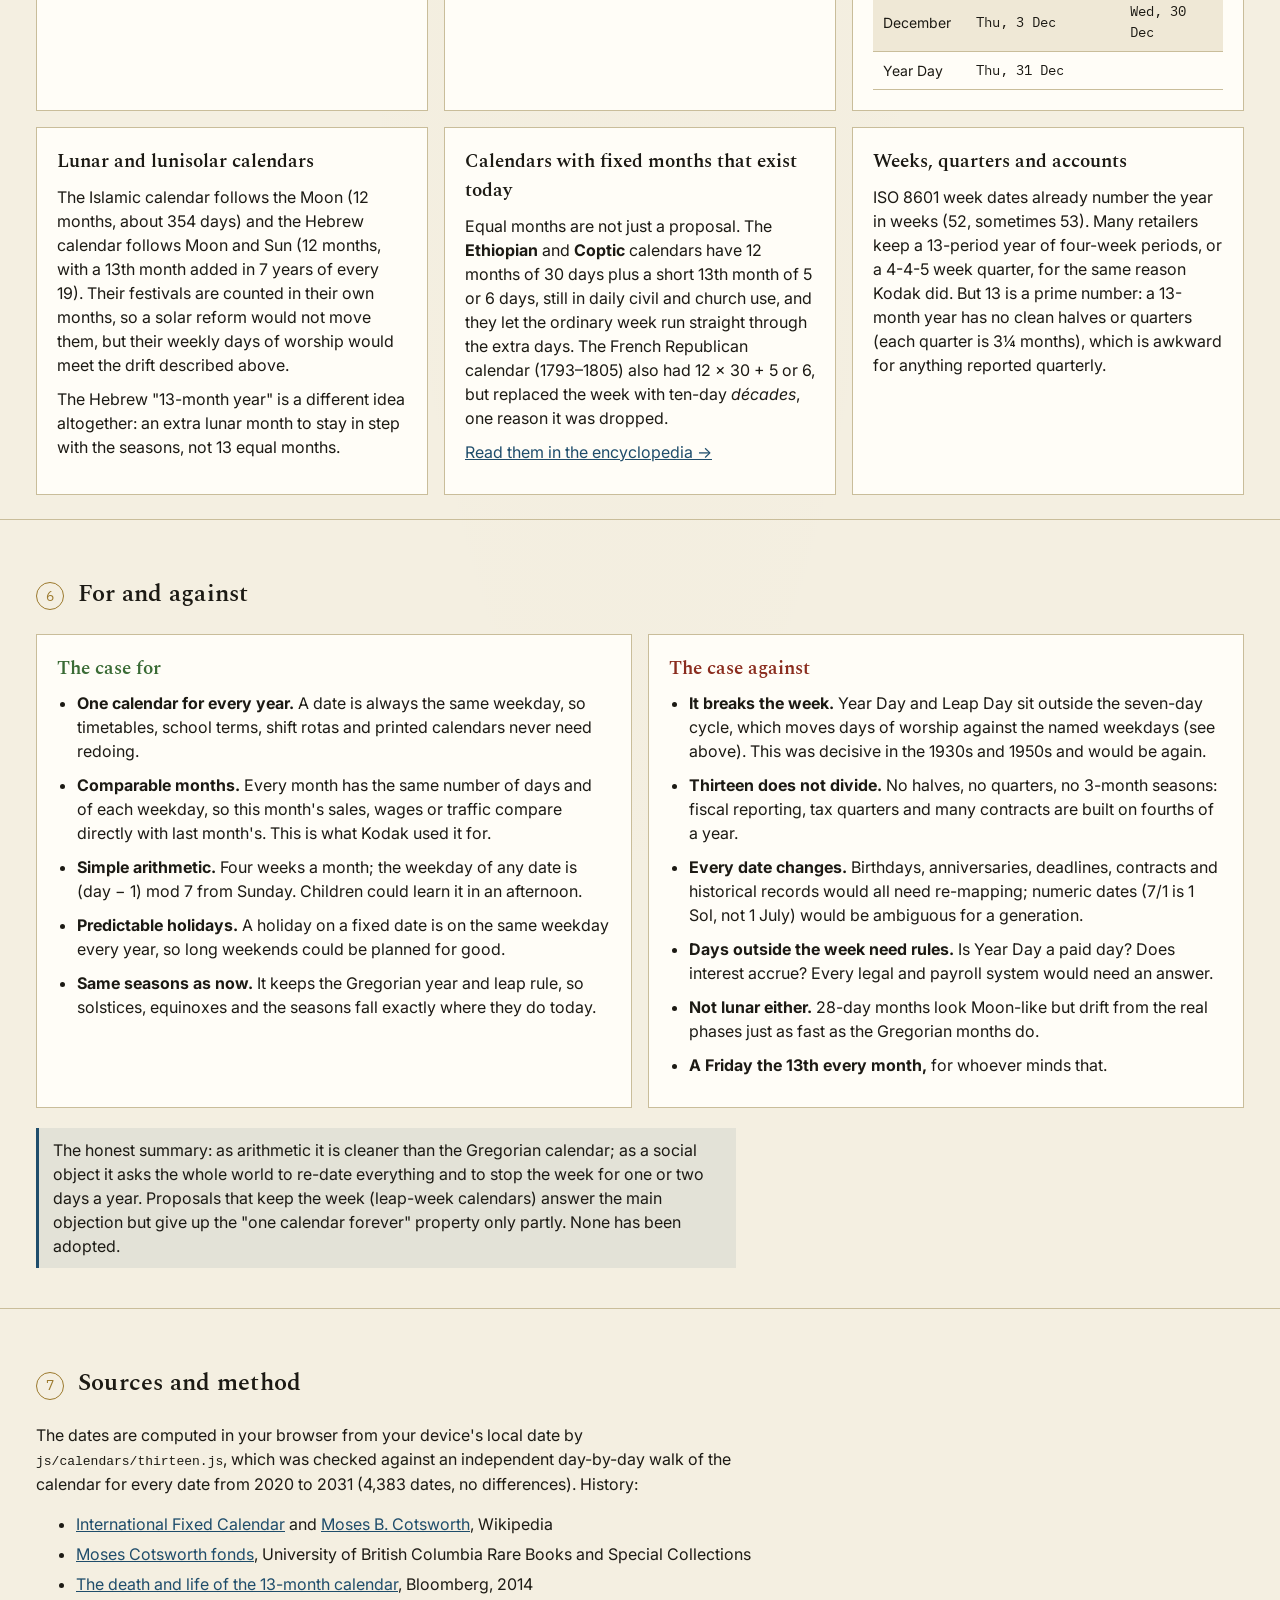
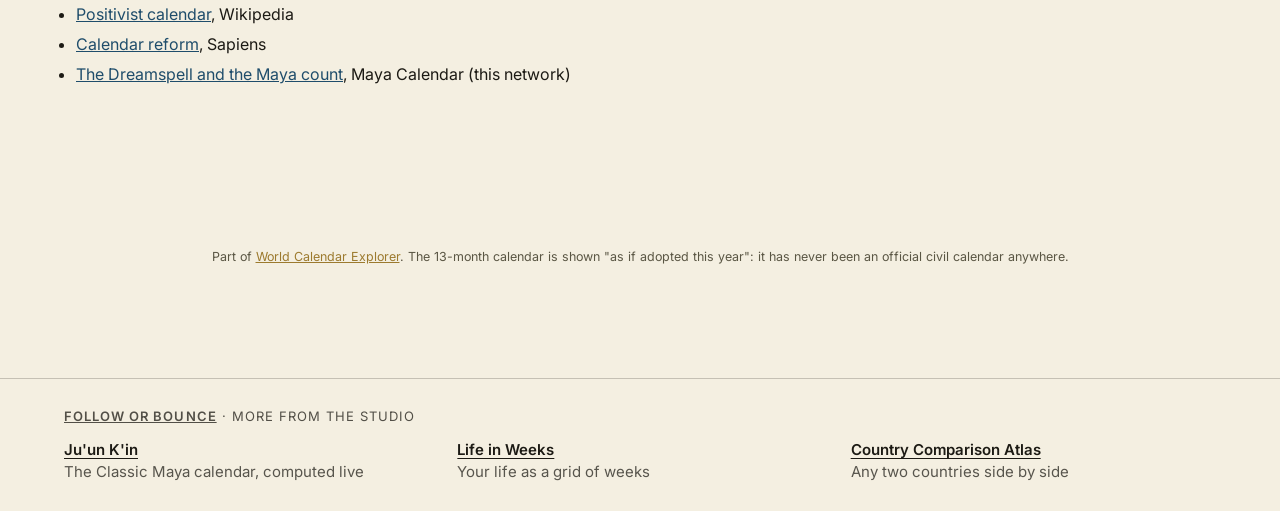
<file: thirteen-months.html>
<!DOCTYPE html>
<html lang="en">
<head>
<meta charset="UTF-8">
<meta name="viewport" content="width=device-width, initial-scale=1.0, viewport-fit=cover">
<title>13 Months of 28 Days: the International Fixed Calendar, Today · World Calendar Explorer</title>
<meta name="description" content="How a 13-month, 28-day calendar works, what today's date is in it, how it meets the week, the Moon and other calendars, and the honest case for and against it.">
<link rel="canonical" href="https://followorbounce.github.io/world-calendar-explorer/thirteen-months">
<meta property="og:type" content="article">
<meta property="og:site_name" content="World Calendar Explorer">
<meta property="og:title" content="13 Months of 28 Days: the International Fixed Calendar">
<meta property="og:url" content="https://followorbounce.github.io/world-calendar-explorer/thirteen-months">
<meta property="og:description" content="How a 13-month, 28-day calendar works, what today's date is in it, how it meets the week, the Moon and other calendars, and the honest case for and against it.">
<meta property="og:image" content="https://followorbounce.github.io/world-calendar-explorer/og/thirteen-months.jpg">
<meta property="og:image:width" content="1200">
<meta property="og:image:height" content="630">
<meta property="og:image:alt" content="13 Months of 28 Days: the International Fixed Calendar — World Calendar Explorer">
<meta name="twitter:card" content="summary_large_image">
<meta name="twitter:image" content="https://followorbounce.github.io/world-calendar-explorer/og/thirteen-months.jpg">
<link rel="preconnect" href="https://fonts.googleapis.com">
<link rel="preconnect" href="https://fonts.gstatic.com" crossorigin>
<link href="https://fonts.googleapis.com/css2?family=IBM+Plex+Mono:wght@400;500;600&family=Inter:wght@400;500;600&family=Spectral:wght@500;600;700&display=swap" rel="stylesheet">
<link rel="stylesheet" href="style.css">
<script>
(function(){
  try {
    var s = localStorage.getItem('fb-theme') || localStorage.getItem('wce-theme');
    if (s) document.documentElement.setAttribute('data-theme', s);
    else if (window.matchMedia('(prefers-color-scheme:dark)').matches)
      document.documentElement.setAttribute('data-theme','dark');
  } catch(e){}
})();
</script>
<style>
.wrap { padding-left: max(16px, env(safe-area-inset-left)); padding-right: max(16px, env(safe-area-inset-right)); }
.lede { font-size: 1.12rem; max-width: 66ch; color: var(--ink); }
.prose p, .prose li { max-width: 70ch; }
.prose h3 { font-family: var(--font-display); font-size: 1.3rem; margin: 28px 0 8px; }
.today-card { display: grid; grid-template-columns: minmax(0, 1.2fr) minmax(0, 1fr); gap: 0; border: 1px solid var(--line-strong); background: var(--panel); }
.today-main { padding: 28px; border-right: 1px solid var(--line); }
.today-side { padding: 28px; display: grid; gap: 18px; align-content: start; }
.t-k { font-family: var(--font-mono); font-size: 12px; letter-spacing: .08em; text-transform: uppercase; color: var(--ink-dim); }
.t-big { font-family: var(--font-display); font-size: clamp(2.2rem, 7vw, 3.6rem); line-height: 1.05; margin: 6px 0 4px; }
.t-sub { color: var(--ink-dim); }
.t-v { font-family: var(--font-display); font-size: 1.35rem; }
.month-grid { display: grid; grid-template-columns: repeat(7, minmax(0, 1fr)); gap: 3px; max-width: 420px; margin-top: 18px; }
.month-grid .h { font-family: var(--font-mono); font-size: 11px; text-align: center; color: var(--ink-dim); padding-bottom: 4px; }
.month-grid .c { aspect-ratio: 1; display: flex; align-items: center; justify-content: center; border: 1px solid var(--line); font-family: var(--font-mono); font-size: 14px; background: var(--paper); }
.month-grid .c.fri13 { color: var(--accent); font-weight: 600; }
.month-grid .c.now { background: var(--ink); color: var(--paper); border-color: var(--ink); }
.ribbon { display: grid; grid-template-columns: repeat(13, minmax(0, 1fr)) .6fr; gap: 2px; margin-top: 16px; }
.ribbon div { height: 34px; background: var(--paper-alt); border: 1px solid var(--line); position: relative; font-family: var(--font-mono); font-size: 10px; display: flex; align-items: flex-end; justify-content: center; padding-bottom: 2px; color: var(--ink-dim); overflow: hidden; }
.ribbon div.done { background: color-mix(in srgb, var(--brass) 28%, var(--paper)); }
.ribbon div.cur { background: var(--brass); color: var(--paper); }
.ribbon div.blank { background: repeating-linear-gradient(45deg, var(--paper), var(--paper) 4px, var(--paper-alt) 4px, var(--paper-alt) 8px); }
.cols { display: grid; grid-template-columns: repeat(auto-fit, minmax(min(100%, 300px), 1fr)); gap: 16px; }
.card { border: 1px solid var(--line); background: var(--panel); padding: 20px; }
.card h3 { font-family: var(--font-display); font-size: 1.2rem; margin: 0 0 8px; }
.card p { margin: 0 0 10px; }
.card .live { font-family: var(--font-mono); font-size: 13px; background: var(--paper-alt); border: 1px solid var(--line); padding: 10px 12px; margin-top: 10px; }
.tbl { width: 100%; border-collapse: collapse; font-size: 14px; }
.tbl th, .tbl td { border-bottom: 1px solid var(--line); padding: 8px 10px; text-align: left; }
.tbl th { font-family: var(--font-mono); font-size: 12px; font-weight: 500; color: var(--ink-dim); text-transform: uppercase; letter-spacing: .06em; }
.tbl td.m { font-family: var(--font-mono); }
.tbl tr.cur td { background: color-mix(in srgb, var(--brass) 16%, transparent); }
.pc { display: grid; grid-template-columns: repeat(auto-fit, minmax(min(100%, 320px), 1fr)); gap: 16px; }
.pc ul { margin: 0; padding-left: 20px; }
.pc li { margin-bottom: 10px; }
.pc h3 { margin-top: 0; }
.pro h3 { color: var(--good); } .con h3 { color: var(--accent); }
.conv { display: flex; flex-wrap: wrap; gap: 12px; align-items: end; }
.conv label { display: grid; gap: 6px; font-family: var(--font-mono); font-size: 12px; color: var(--ink-dim); }
.conv input { font-size: 16px; min-height: 44px; padding: 8px 10px; border: 1px solid var(--line-strong); background: var(--panel); color: var(--ink); font-family: var(--font-body); }
.conv-out { margin-top: 14px; display: grid; gap: 6px; }
.tl { list-style: none; padding: 0; margin: 0; border-left: 2px solid var(--line); }
.tl li { padding: 0 0 18px 18px; position: relative; max-width: 72ch; }
.tl li::before { content: ""; position: absolute; left: -6px; top: 6px; width: 10px; height: 10px; background: var(--brass); border-radius: 50%; }
.tl b.y { font-family: var(--font-mono); margin-right: 8px; }
.flag { border-left: 3px solid var(--accent-2); padding: 10px 14px; background: color-mix(in srgb, var(--accent-2) 8%, transparent); max-width: 72ch; }
.src li { margin-bottom: 6px; word-break: break-word; }
.table-scroll { overflow-x: auto; }
.ex-bar { display: flex; flex-wrap: wrap; gap: 10px; align-items: center; margin: 14px 0 10px; }
.ex-year { display: inline-flex; align-items: center; border: 1px solid var(--line-strong); }
.ex-year button, .ex-today, .ex-tabs button { min-height: 44px; min-width: 44px; font: 500 15px var(--font-body); background: var(--panel); color: var(--ink); border: 0; cursor: pointer; }
.ex-year span { font-family: var(--font-display); font-size: 1.35rem; padding: 0 12px; min-width: 4.2ch; text-align: center; }
.ex-today { border: 1px solid var(--line-strong); padding: 0 14px; }
.ex-count { font-family: var(--font-mono); font-size: 13px; color: var(--ink-dim); }
.ex-tabs { display: flex; flex-wrap: wrap; gap: 4px; margin-bottom: 14px; }
.ex-tabs button { border: 1px solid var(--line); padding: 0 10px; font-size: 14px; }
.ex-tabs button[aria-selected="true"] { background: var(--ink); color: var(--paper); border-color: var(--ink); }
.ex-tabs button.blank { background: repeating-linear-gradient(45deg, var(--panel), var(--panel) 5px, var(--paper-alt) 5px, var(--paper-alt) 10px); font-style: italic; }
.ex-tabs button.blank[aria-selected="true"] { background: var(--accent); color: #fff; border-color: var(--accent); }
.ex-tabs button.has-today { box-shadow: inset 0 -3px 0 var(--brass); }
.ex-main { display: grid; grid-template-columns: minmax(0, 1.5fr) minmax(0, 1fr); gap: 20px; align-items: start; }
.ex-mhead { display: flex; flex-wrap: wrap; justify-content: space-between; gap: 6px; align-items: baseline; margin-bottom: 8px; }
.ex-mhead span:first-child { font-family: var(--font-display); font-size: 1.6rem; }
.ex-mrange { font-family: var(--font-mono); font-size: 13px; color: var(--ink-dim); }
.ex-grid { display: grid; grid-template-columns: repeat(7, minmax(0, 1fr)); gap: 4px; }
.ex-grid .h { font-family: var(--font-mono); font-size: 11px; text-align: center; color: var(--ink-dim); }
.ex-grid button { min-height: 58px; border: 1px solid var(--line); background: var(--panel); color: var(--ink); cursor: pointer; display: grid; align-content: center; justify-items: center; gap: 2px; padding: 4px 2px; font-family: var(--font-body); }
.ex-grid button b { font-family: var(--font-display); font-size: 1.25rem; font-weight: 600; line-height: 1; }
.ex-grid button small { font-family: var(--font-mono); font-size: 11px; color: var(--ink-dim); white-space: nowrap; }
.ex-grid button.gm small { color: var(--accent-2); font-weight: 600; }
.ex-grid button.f13 b { color: var(--accent); }
.ex-grid button.today { box-shadow: inset 0 0 0 2px var(--brass); }
.ex-grid button[aria-selected="true"] { background: var(--ink); border-color: var(--ink); }
.ex-grid button[aria-selected="true"] b, .ex-grid button[aria-selected="true"] small { color: var(--paper); }
.ex-grid button:focus-visible, .ex-extra button:focus-visible, .ex-strip:focus-visible { outline: 2px solid var(--accent-2); outline-offset: 2px; }
.ex-extra { margin-top: 6px; display: grid; gap: 4px; }
.ex-extra button { min-height: 52px; width: 100%; border: 1px dashed var(--accent); background: repeating-linear-gradient(45deg, var(--panel), var(--panel) 6px, var(--paper-alt) 6px, var(--paper-alt) 12px); color: var(--ink); cursor: pointer; font: 500 15px var(--font-body); text-align: left; padding: 8px 14px; }
.ex-extra button small { display: block; font-family: var(--font-mono); font-size: 12px; color: var(--ink-dim); }
.ex-extra button[aria-selected="true"] { background: var(--accent); color: #fff; border-style: solid; }
.ex-extra button[aria-selected="true"] small { color: #fff; }
.ex-detail { border: 1px solid var(--line-strong); background: var(--panel); padding: 20px; display: grid; gap: 12px; }
.ex-detail .big { font-family: var(--font-display); font-size: 1.9rem; line-height: 1.1; }
.ex-detail .kv { display: grid; grid-template-columns: auto 1fr; gap: 6px 14px; font-size: 15px; }
.ex-detail .kv span:nth-child(odd) { font-family: var(--font-mono); font-size: 12px; color: var(--ink-dim); text-transform: uppercase; letter-spacing: .06em; padding-top: 2px; }
.ex-strip-wrap { margin-top: 24px; }
.ex-strip { position: relative; height: 74px; margin-top: 8px; border: 1px solid var(--line); background: var(--panel); cursor: pointer; touch-action: pan-y; user-select: none; }
.ex-strip .g, .ex-strip .i { position: absolute; height: 30px; font-family: var(--font-mono); font-size: 10px; overflow: hidden; display: flex; align-items: center; justify-content: center; color: var(--ink-dim); border-right: 1px solid var(--line); }
.ex-strip .g { top: 0; } .ex-strip .i { top: 34px; }
.ex-strip .g:nth-child(odd) { background: color-mix(in srgb, var(--accent-2) 10%, transparent); }
.ex-strip .i.odd { background: color-mix(in srgb, var(--brass) 16%, transparent); }
.ex-strip .i.blank { background: var(--accent); color: #fff; }
.ex-strip .cur { position: absolute; top: -4px; bottom: -4px; width: 2px; background: var(--ink); pointer-events: none; }
.ex-strip .now { position: absolute; bottom: 2px; height: 6px; width: 6px; margin-left: -3px; background: var(--brass); border-radius: 50%; pointer-events: none; }
.ex-h3 { font-family: var(--font-display); font-size: 1.3rem; margin: 28px 0 10px; }
.ex-conv { display: grid; grid-template-columns: repeat(auto-fit, minmax(min(100%, 340px), 1fr)); gap: 16px; }
.ex-cbox { padding: 18px; display: grid; gap: 12px; align-content: start; }
.ex-cbox label { display: grid; gap: 6px; font-family: var(--font-mono); font-size: 12px; color: var(--ink-dim); }
.ex-cbox input, .ex-cbox select { font-size: 16px; min-height: 44px; padding: 8px 10px; border: 1px solid var(--line-strong); background: var(--panel); color: var(--ink); font-family: var(--font-body); width: 100%; }
.ex-crow { display: grid; grid-template-columns: 1fr 1.6fr 1fr; gap: 10px; }
.ex-cout { font-size: 15px; display: grid; gap: 4px; }
.ex-cout b { font-family: var(--font-display); font-size: 1.3rem; font-weight: 600; }
@media (max-width: 760px) {
  .ex-main { grid-template-columns: 1fr; }
  .ex-grid button { min-height: 50px; }
  .ex-grid button small { font-size: 9.5px; }
  .ex-strip .g, .ex-strip .i { font-size: 0; }
  .today-card { grid-template-columns: 1fr; }
  .today-main { border-right: 0; border-bottom: 1px solid var(--line); padding: 20px; }
  .today-side { padding: 20px; }
  .ribbon div { font-size: 0; }
}
</style>
<script defer src="https://static.cloudflareinsights.com/beacon.min.js" data-cf-beacon='{"token": "bba4e16a7d9b4d9985eda0cda2624e60"}'></script>
<!-- fob-ga --><script async src="https://www.googletagmanager.com/gtag/js?id=G-CE86H6X7Z7"></script>
<script>window.dataLayer=window.dataLayer||[];function gtag(){dataLayer.push(arguments);}gtag('js',new Date());gtag('config','G-CE86H6X7Z7');</script><!-- /fob-ga -->
</head>
<body>

<div class="topbar">
  <div class="topbar-inner">
    <a href="./" class="brand">
      <svg class="glyph" viewBox="0 0 32 32" aria-hidden="true">
        <circle cx="16" cy="16" r="14" fill="none" stroke="currentColor" stroke-width="1.4"/>
        <circle cx="16" cy="16" r="1.6" fill="currentColor"/>
        <path d="M16 16 L23 10" stroke="currentColor" stroke-width="1.4"/>
        <path d="M16 16 L11 22" stroke="currentColor" stroke-width="1"/>
      </svg>
      World Calendar Explorer
    </a>
    <nav class="section-nav" aria-label="Sections">
      <a href="#today">Today</a>
      <a href="#how">How it works</a>
      <a href="#explore">Explore</a>
      <a href="#history">History</a>
      <a href="#crossing">Meeting other systems</a>
      <a href="#case">For and against</a>
      <a href="today">Every calendar today</a>
      <a href="./">Explorer</a>
    </nav>
    <button class="theme-toggle" id="themeToggle" type="button" aria-label="Toggle dark/light theme">◐ Theme</button>
  </div>
</div>

<main>
  <section class="hero" id="top">
    <div class="wrap">
      <div class="eyebrow">Calendar reform · 13 × 28</div>
      <h1>Thirteen months of twenty-eight days</h1>
      <p>Every month exactly four weeks, every date on the same weekday every year. It is one of the oldest and most persistent ideas for fixing the calendar, and a large company actually lived by it for six decades. Here is how it works, what today would be, and why the world never switched.</p>
    </div>
  </section>

  <section id="today">
    <div class="wrap">
      <div class="section-head"><span class="section-num">1</span><h2>Today in the 13-month calendar</h2></div>
      <p class="section-sub">Your local date, read in the International Fixed Calendar (the 13-month plan with a Year Day), as if it had been in use this year.</p>
      <div class="today-card">
        <div class="today-main">
          <div class="t-k">International Fixed Calendar</div>
          <div class="t-big" id="ifcBig"><!--static:ifc-->23 November 2026<!--/static--></div>
          <div class="t-sub" id="ifcSub"><!--static:ifcsub-->Monday · Gregorian Friday 27 November 2026<!--/static--></div>
          <div class="month-grid" id="monthGrid" aria-label="This month in the 13-month calendar"></div>
          <div class="ribbon" id="ribbon" aria-hidden="true"></div>
          <p class="small" id="ribbonNote" style="margin-top:8px"></p>
        </div>
        <div class="today-side">
          <div><div class="t-k">Day of the year</div><div class="t-v" id="doy">—</div></div>
          <div><div class="t-k">Until Year Day</div><div class="t-v" id="toYD">—</div></div>
          <div><div class="t-k">Thirteen Moon count (Dreamspell)</div><div class="t-v" id="tm">—</div>
            <div class="small">A different, modern 13 × 28 system that starts the year on 26 July. Not a Maya calendar: see <a href="https://followorbounce.github.io/Maya-Calendar/dreamspell.html">the Dreamspell and the Maya count</a>.</div></div>
          <div><div class="t-k">Every other calendar</div><div class="small"><a href="today">Today in all the calendars on this site →</a></div></div>
        </div>
      </div>
    </div>
  </section>

  <section id="how">
    <div class="wrap prose">
      <div class="section-head"><span class="section-num">2</span><h2>How it works</h2></div>
      <p class="lede">Thirteen months of 28 days make 364 days, exactly 52 weeks. The Sun's year is about 365.2422 days, so one day (two in leap years) has to live outside the months.</p>
      <div class="cols">
        <div class="card"><h3>13 equal months</h3><p>January to June, then a new month, <b>Sol</b>, then July to December. Each has 28 days and starts on a Sunday, so every month looks exactly like the grid in the card above: the 1st is always Sunday, the 28th always Saturday.</p></div>
        <div class="card"><h3>Year Day</h3><p>After 28 December comes <b>Year Day</b>, a holiday that belongs to no month and no week: it is not a Monday or a Saturday, just Year Day. Then 1 January is a Sunday again.</p></div>
        <div class="card"><h3>Leap Day</h3><p>In leap years (the same Gregorian rule: every 4 years, except centuries not divisible by 400) a <b>Leap Day</b> follows 28 June, also outside the week. So the calendar keeps step with the seasons exactly as the Gregorian one does.</p></div>
        <div class="card"><h3>What stays fixed</h3><p>Every date falls on the same weekday forever. Every month has four of each weekday, 20 working days in a Monday-to-Friday week, and the same number of weekends. And every month has a Friday the 13th.</p></div>
      </div>
    </div>
  </section>

  <section id="explore">
    <div class="wrap">
      <div class="section-head"><span class="section-num">3</span><h2>Explore it, month by month</h2></div>
      <p class="section-sub">Pick a year and a month. Every 13-month day shows the civil (Gregorian) date it falls on. Year Day and Leap Day get their own tiles: 13 × 28 is 364, and the 365th (and 366th) day is never dropped. Arrow keys move day by day.</p>

      <div class="ex-bar">
        <div class="ex-year" role="group" aria-label="Year">
          <button type="button" id="yPrev" aria-label="Previous year">‹</button>
          <span id="yLabel">2026</span>
          <button type="button" id="yNext" aria-label="Next year">›</button>
        </div>
        <button type="button" id="goToday" class="ex-today">Today</button>
        <span class="ex-count" id="yCount"></span>
      </div>
      <div class="ex-tabs" id="tabs" role="tablist" aria-label="13-month months"></div>

      <div class="ex-main">
        <div class="ex-month">
          <div class="ex-mhead"><span id="mTitle">October</span><span class="ex-mrange" id="mRange"></span></div>
          <div class="ex-grid" id="exGrid" role="grid" aria-label="Days of the month"></div>
          <div class="ex-extra" id="exExtra"></div>
        </div>
        <div class="ex-detail" id="exDetail" aria-live="polite"></div>
      </div>

      <div class="ex-strip-wrap">
        <div class="t-k">The whole year: civil months above, 13-month months below, blank days marked</div>
        <div class="ex-strip" id="strip" role="slider" tabindex="0" aria-label="Day of the year" aria-valuemin="1"></div>
      </div>

      <h3 class="ex-h3">Convert either way</h3>
      <div class="ex-conv">
        <form class="panel ex-cbox" id="c1">
          <div class="t-k">Civil (Gregorian) → 13-month</div>
          <label for="cG">Civil date<input type="date" id="cG" required></label>
          <div class="ex-cout" id="c1out" aria-live="polite"></div>
        </form>
        <form class="panel ex-cbox" id="c2">
          <div class="t-k">13-month → civil (Gregorian)</div>
          <div class="ex-crow">
            <label for="cY">Year<input type="number" id="cY" min="1" max="9999" inputmode="numeric"></label>
            <label for="cM">Month<select id="cM"></select></label>
            <label for="cD">Day<select id="cD"></select></label>
          </div>
          <div class="ex-cout" id="c2out" aria-live="polite"></div>
        </form>
      </div>
    </div>
  </section>

  <section id="history">
    <div class="wrap prose">
      <div class="section-head"><span class="section-num">4</span><h2>Where the idea came from</h2></div>
      <ul class="tl">
        <li><b class="y">1849</b>The philosopher Auguste Comte publishes the <b>Positivist calendar</b>: 13 months of 28 days, each named after a figure he admired, with an extra festival day outside the weeks (and a second one in leap years). It never caught on beyond his followers.</li>
        <li><b class="y">1902</b>Moses B. Cotsworth, a British railway statistician, proposes the 13-month plan with Year Day that becomes known as the <b>International Fixed Calendar</b>. His motive is practical: equal months make one month's figures comparable with the next.</li>
        <li><b class="y">1920s</b>The League of Nations sets up a committee to study calendar reform. It looks at well over a hundred proposals and treats the 13-month plan as one of the most serious. Cotsworth works with the committee; no reform is adopted.</li>
        <li><b class="y">1928</b><b>Eastman Kodak</b> adopts the 13-month calendar for its internal accounting, backed by its founder George Eastman, who also financed the campaign for it. Kodak keeps it until 1989 (one account says 1982).</li>
        <li><b class="y">1930</b>Elisabeth Achelis starts promoting a rival, the <b>World Calendar</b>: it keeps 12 months but makes every quarter 91 days and uses the same trick of a blank day outside the week. In the mid-1950s the United Nations considers it and sets it aside, largely over the broken week (below).</li>
        <li><b class="y">1987–1990</b>José and Lloydine Argüelles publish the <b>Dreamspell</b> "13 Moon" calendar: 13 × 28 again, starting the year on 26 July with a "Day Out of Time" on 25 July and no count for 29 February. It is often presented as Maya; it is a modern creation (<a href="https://followorbounce.github.io/Maya-Calendar/dreamspell.html">how it differs</a>).</li>
        <li><b class="y">2012</b>Steve Hanke and Richard Conn Henry propose a <b>permanent calendar</b> that solves the same problem the other way: 12 months, 364 days, and a whole extra week every five or six years, so the seven-day week is never broken.</li>
      </ul>
    </div>
  </section>

  <section id="crossing">
    <div class="wrap prose">
      <div class="section-head"><span class="section-num">5</span><h2>Where it meets other systems</h2></div>
      <p class="section-sub">A calendar does not live alone. These are the places where 13 × 28 rubs against the week, the Moon and the calendars people already keep.</p>
      <div class="cols">
        <div class="card"><h3>The seven-day week</h3>
          <p>The week has run unbroken for more than two thousand years, independent of any calendar. Year Day and Leap Day are not weekdays, so each one pushes the 13-month calendar's weekdays one step away from the real, continuous week.</p>
          <p>That is the single biggest reason the plan failed: a day of rest kept every seventh day (the Jewish Sabbath, the Christian Sunday, the Muslim Friday prayer) would drift across the 13-month weekdays, landing on a different named day every year. Orthodox Jewish groups, Seventh-day Adventists and others opposed it on exactly this point.</p>
          <div class="live" id="drift"></div></div>
        <div class="card"><h3>The Moon</h3>
          <p>"13 moons" is a misreading. The Moon's cycle of phases (the synodic month) averages 29.53 days, so a solar year holds about 12.37 of them, not 13. A 28-day month that starts at a new moon ends 1.5 days before the next one, and by the end of the year the months are about 20 days (two-thirds of a lunation) out of step with the phases.</p>
          <div class="live" id="moonLive"></div></div>
        <div class="card"><h3>The Gregorian months</h3>
          <p>Because both calendars use the same year and leap rule, they always agree on 1 January and on the day of the year. Only the month boundaries move: until June a 13-month date comes earlier than the Gregorian date of the same name (1 June is Gregorian 21 May), after Sol it comes later (1 July is Gregorian 16 July), and the two only meet again at the end of the year.</p>
          <div class="table-scroll"><table class="tbl" id="starts" aria-label="Where each 13-month month starts in the Gregorian calendar this year"></table></div></div>
        <div class="card"><h3>Lunar and lunisolar calendars</h3>
          <p>The Islamic calendar follows the Moon (12 months, about 354 days) and the Hebrew calendar follows Moon and Sun (12 months, with a 13th month added in 7 years of every 19). Their festivals are counted in their own months, so a solar reform would not move them, but their weekly days of worship would meet the drift described above.</p>
          <p>The Hebrew "13-month year" is a different idea altogether: an extra lunar month to stay in step with the seasons, not 13 equal months.</p></div>
        <div class="card"><h3>Calendars with fixed months that exist today</h3>
          <p>Equal months are not just a proposal. The <b>Ethiopian</b> and <b>Coptic</b> calendars have 12 months of 30 days plus a short 13th month of 5 or 6 days, still in daily civil and church use, and they let the ordinary week run straight through the extra days. The French Republican calendar (1793–1805) also had 12 × 30 + 5 or 6, but replaced the week with ten-day <i>décades</i>, one reason it was dropped.</p>
          <p><a href="./#encyclopedia">Read them in the encyclopedia →</a></p></div>
        <div class="card"><h3>Weeks, quarters and accounts</h3>
          <p>ISO 8601 week dates already number the year in weeks (52, sometimes 53). Many retailers keep a 13-period year of four-week periods, or a 4-4-5 week quarter, for the same reason Kodak did. But 13 is a prime number: a 13-month year has no clean halves or quarters (each quarter is 3¼ months), which is awkward for anything reported quarterly.</p></div>
      </div>
    </div>
  </section>

  <section id="case">
    <div class="wrap prose">
      <div class="section-head"><span class="section-num">6</span><h2>For and against</h2></div>
      <div class="pc">
        <div class="card pro"><h3>The case for</h3><ul>
          <li><b>One calendar for every year.</b> A date is always the same weekday, so timetables, school terms, shift rotas and printed calendars never need redoing.</li>
          <li><b>Comparable months.</b> Every month has the same number of days and of each weekday, so this month's sales, wages or traffic compare directly with last month's. This is what Kodak used it for.</li>
          <li><b>Simple arithmetic.</b> Four weeks a month; the weekday of any date is (day − 1) mod 7 from Sunday. Children could learn it in an afternoon.</li>
          <li><b>Predictable holidays.</b> A holiday on a fixed date is on the same weekday every year, so long weekends could be planned for good.</li>
          <li><b>Same seasons as now.</b> It keeps the Gregorian year and leap rule, so solstices, equinoxes and the seasons fall exactly where they do today.</li>
        </ul></div>
        <div class="card con"><h3>The case against</h3><ul>
          <li><b>It breaks the week.</b> Year Day and Leap Day sit outside the seven-day cycle, which moves days of worship against the named weekdays (see above). This was decisive in the 1930s and 1950s and would be again.</li>
          <li><b>Thirteen does not divide.</b> No halves, no quarters, no 3-month seasons: fiscal reporting, tax quarters and many contracts are built on fourths of a year.</li>
          <li><b>Every date changes.</b> Birthdays, anniversaries, deadlines, contracts and historical records would all need re-mapping; numeric dates (7/1 is 1 Sol, not 1 July) would be ambiguous for a generation.</li>
          <li><b>Days outside the week need rules.</b> Is Year Day a paid day? Does interest accrue? Every legal and payroll system would need an answer.</li>
          <li><b>Not lunar either.</b> 28-day months look Moon-like but drift from the real phases just as fast as the Gregorian months do.</li>
          <li><b>A Friday the 13th every month,</b> for whoever minds that.</li>
        </ul></div>
      </div>
      <p class="flag" style="margin-top:20px">The honest summary: as arithmetic it is cleaner than the Gregorian calendar; as a social object it asks the whole world to re-date everything and to stop the week for one or two days a year. Proposals that keep the week (leap-week calendars) answer the main objection but give up the "one calendar forever" property only partly. None has been adopted.</p>
    </div>
  </section>

  <section id="sources">
    <div class="wrap prose">
      <div class="section-head"><span class="section-num">7</span><h2>Sources and method</h2></div>
      <p>The dates are computed in your browser from your device's local date by <code>js/calendars/thirteen.js</code>, which was checked against an independent day-by-day walk of the calendar for every date from 2020 to 2031 (4,383 dates, no differences). History:</p>
      <ul class="src">
        <li><a href="https://en.wikipedia.org/wiki/International_Fixed_Calendar">International Fixed Calendar</a> and <a href="https://en.wikipedia.org/wiki/Moses_B._Cotsworth">Moses B. Cotsworth</a>, Wikipedia</li>
        <li><a href="https://rbscarchives.library.ubc.ca/cotsworth-moses-bruine">Moses Cotsworth fonds</a>, University of British Columbia Rare Books and Special Collections</li>
        <li><a href="https://www.bloomberg.com/news/articles/2014-12-11/the-death-and-life-of-the-13-month-calendar">The death and life of the 13-month calendar</a>, Bloomberg, 2014</li>
        <li><a href="https://en.wikipedia.org/wiki/Positivist_calendar">Positivist calendar</a>, Wikipedia</li>
        <li><a href="https://sapiens.org/culture/calendar-reform">Calendar reform</a>, Sapiens</li>
        <li><a href="https://followorbounce.github.io/Maya-Calendar/dreamspell.html">The Dreamspell and the Maya count</a>, Maya Calendar (this network)</li>
      </ul>
    </div>
  </section>
</main>

<footer>
  <p>Part of <a href="./">World Calendar Explorer</a>. The 13-month calendar is shown "as if adopted this year": it has never been an official civil calendar anywhere.</p>
</footer>

<script src="js/calendars/thirteen.js"></script>
<script>
(function () {
  "use strict";
  var T = Thirteen, $ = function (id) { return document.getElementById(id); };
  var WD = T.WEEKDAYS;
  function today() { var n = new Date(); return { y: n.getFullYear(), m: n.getMonth() + 1, d: n.getDate() }; }
  function gregName(g) {
    var dt = new Date(g.y, g.m - 1, g.d);
    return dt.toLocaleDateString('en-GB', { weekday: 'long', day: 'numeric', month: 'long', year: 'numeric' });
  }
  function esc(s) { return String(s).replace(/&/g, '&amp;').replace(/</g, '&lt;'); }

  function render() {
    var g = today(), r = T.ifc(g.y, g.m, g.d);
    $('ifcBig').textContent = r.special ? r.special : r.day + ' ' + r.monthName + ' ' + r.year;
    $('ifcSub').textContent = (r.special ? 'Outside the week' : r.weekday) + ' · Gregorian ' + gregName(g);
    // month grid
    var grid = $('monthGrid'), html = '';
    WD.forEach(function (w) { html += '<div class="h">' + w.slice(0, 3) + '</div>'; });
    for (var i = 1; i <= 28; i++) {
      html += '<div class="c' + (i === 13 ? ' fri13' : '') + (!r.special && i === r.day ? ' now' : '') + '"' +
        (i === 13 ? ' title="Every month has a Friday the 13th"' : '') + '>' + i + '</div>';
    }
    grid.innerHTML = html;
    // ribbon: 13 months + Year Day
    var rib = '', cur = r.special === 'Year Day' ? 13 : (r.month ? r.month - 1 : 5.5);
    T.IFC_MONTHS.forEach(function (name, i) {
      rib += '<div class="' + (i < cur ? 'done' : i === cur ? 'cur' : '') + '" title="' + name + '">' + name.slice(0, 3) + '</div>';
    });
    rib += '<div class="blank' + (r.special === 'Year Day' ? ' cur' : '') + '" title="Year Day">YD</div>';
    $('ribbon').innerHTML = rib;
    var leap = T.isLeap(g.y);
    $('ribbonNote').textContent = 'Month ' + (r.month || '—') + ' of 13' + (leap ? '. This is a leap year: Leap Day falls between June and Sol (Gregorian 17 June).' : '.');
    var doy = T.dayOfYear(g.y, g.m, g.d), len = leap ? 366 : 365;
    $('doy').textContent = doy + ' of ' + len;
    $('toYD').textContent = (len - doy) === 0 ? 'Today' : (len - doy) + ' day' + (len - doy === 1 ? '' : 's');
    var tm = T.thirteenMoon(g.y, g.m, g.d);
    $('tm').textContent = tm.label;
    // month starts this year
    var rows = '<tr><th>Month</th><th>Starts (Gregorian)</th><th>Ends</th></tr>';
    for (var mo = 1; mo <= 13; mo++) {
      var a = T.ifcToGregorian(g.y, mo, 1), b = T.ifcToGregorian(g.y, mo, 28);
      rows += '<tr' + (r.month === mo ? ' class="cur"' : '') + '><td>' + T.IFC_MONTHS[mo - 1] + '</td><td class="m">' + fmt(a) + '</td><td class="m">' + fmt(b) + '</td></tr>';
    }
    if (leap) { var ld = T.ifcToGregorian(g.y, -1, 0); rows += '<tr' + (r.special === 'Leap Day' ? ' class="cur"' : '') + '><td>Leap Day</td><td class="m" colspan="2">' + fmt(ld) + '</td></tr>'; }
    var yd = T.ifcToGregorian(g.y, 0, 0);
    rows += '<tr' + (r.special === 'Year Day' ? ' class="cur"' : '') + '><td>Year Day</td><td class="m" colspan="2">' + fmt(yd) + '</td></tr>';
    $('starts').innerHTML = rows;
    // week drift: if adopted on 1 January 2023 (a real Sunday), how far the 13-month weekdays sit from the real week today
    var blanks = 0;
    for (var y = 2023; y < g.y; y++) blanks += T.isLeap(y) ? 2 : 1;
    if (leap && doy > 169) blanks += 1;
    var realWd = new Date(g.y, g.m - 1, g.d).getDay();
    $('drift').innerHTML = 'If the plan had started on Sunday 1 January 2023 (a real Sunday), ' + blanks + ' day' + (blanks === 1 ? '' : 's') +
      ' outside the week would have passed by today. Today is a real <b>' + WD[realWd] + '</b>' +
      (r.special ? '' : ' but a 13-month <b>' + esc(r.weekday) + '</b>') + '; the real Saturday would be the 13-month <b>' + WD[(6 - blanks % 7 + 7) % 7] + '</b>, and the real Sunday the 13-month <b>' + WD[(7 - blanks % 7) % 7] + '</b>.';
    // moon: days since a known new moon (2000-01-06 18:14 UTC), synodic month 29.530589 d
    var now = new Date(), age = ((now.getTime() / 864e5 - (Date.UTC(2000, 0, 6, 18, 14) / 864e5)) % 29.530589 + 29.530589) % 29.530589;
    var lunations = (365.2422 / 29.530589).toFixed(2);
    $('moonLive').textContent = 'Today the Moon is about ' + age.toFixed(1) + ' days past new (mean value, ±0.5 d). A year holds ' + lunations + ' lunations.';
  }
  function fmt(g) { return new Date(g.y, g.m - 1, g.d).toLocaleDateString('en-GB', { weekday: 'short', day: 'numeric', month: 'short' }); }

  render();
  /* ---------- Explore: month view, year strip, two-way converter ----------
     One selection {y, n}: a year and a Gregorian day of the year (1..365/366). Every control reads and writes it,
     so stepping day by day passes through Leap Day and Year Day like any other day. */
  var MON3 = ['Jan', 'Feb', 'Mar', 'Apr', 'May', 'Jun', 'Jul', 'Aug', 'Sep', 'Oct', 'Nov', 'Dec'];
  var MONTHS = ['January', 'February', 'March', 'April', 'May', 'June', 'July', 'August', 'September', 'October', 'November', 'December'];
  function yearLen(y) { return T.isLeap(y) ? 366 : 365; }
  function civil(y, n) {                                   // Gregorian date of day n of year y
    var lens = [31, T.isLeap(y) ? 29 : 28, 31, 30, 31, 30, 31, 31, 30, 31, 30, 31], m = 0;
    while (n > lens[m]) { n -= lens[m]; m++; }
    return { y: y, m: m + 1, d: n };
  }
  function civilWeekday(g) { var dt = new Date(2000, 0, 1); dt.setFullYear(g.y, g.m - 1, g.d); return WD[dt.getDay()]; }
  function civilText(g, wd) { return (wd ? civilWeekday(g) + ' ' : '') + g.d + ' ' + MONTHS[g.m - 1] + ' ' + g.y; }
  function nOfIfc(y, month, day) { var g = T.ifcToGregorian(y, month, day); return T.dayOfYear(g.y, g.m, g.d); }
  var sel = null, todayRef = null;

  function tabsFor(y) {                                    // [key, label, blank?] in calendar order; the blank days included
    var t = [];
    T.IFC_MONTHS.forEach(function (name, i) {
      t.push(['M' + (i + 1), name, false]);
      if (i === 5 && T.isLeap(y)) t.push(['LD', 'Leap Day', true]);
    });
    t.push(['YD', 'Year Day', true]);
    return t;
  }
  function tabOf(y, n) { var g = civil(y, n), r = T.ifc(g.y, g.m, g.d); return r.special === 'Leap Day' ? 'LD' : r.special === 'Year Day' ? 'YD' : 'M' + r.month; }

  function setSel(y, n, from) {
    if (y < 1) { y = 1; n = 1; } if (y > 9999) { y = 9999; n = yearLen(9999); }
    while (n < 1) { y -= 1; n += yearLen(y); }
    while (n > yearLen(y)) { n -= yearLen(y); y += 1; }
    sel = { y: y, n: n };
    drawExplore(from);
  }

  function drawExplore(from) {
    var y = sel.y, n = sel.n, g = civil(y, n), r = T.ifc(g.y, g.m, g.d), tab = tabOf(y, n), len = yearLen(y);
    var tr = todayRef, isTodayYear = tr && tr.y === y;
    $('yLabel').textContent = y;
    $('yCount').textContent = T.isLeap(y) ? '366 days = 13 × 28 + Leap Day + Year Day' : '365 days = 13 × 28 + Year Day';
    // tabs
    var todayTab = isTodayYear ? tabOf(y, tr.n) : null;
    $('tabs').innerHTML = tabsFor(y).map(function (t) {
      var on = t[0] === tab;
      return '<button type="button" role="tab" data-tab="' + t[0] + '" aria-selected="' + on + '" class="' + (t[2] ? 'blank' : '') + (t[0] === todayTab ? ' has-today' : '') + '">' + t[1] + '</button>';
    }).join('');
    // which month to draw: a blank day shows the month it follows, with its tile selected
    var month = tab === 'LD' ? 6 : tab === 'YD' ? 13 : r.month;
    $('mTitle').textContent = T.IFC_MONTHS[month - 1] + ' ' + y;
    var a = civil(y, nOfIfc(y, month, 1)), b = civil(y, nOfIfc(y, month, 28));
    $('mRange').textContent = 'civil ' + a.d + ' ' + MON3[a.m - 1] + ' – ' + b.d + ' ' + MON3[b.m - 1];
    var html = '';
    WD.forEach(function (w) { html += '<div class="h">' + w.slice(0, 3) + '</div>'; });
    for (var d = 1; d <= 28; d++) {
      var dn = nOfIfc(y, month, d), c = civil(y, dn);
      html += '<button type="button" role="gridcell" data-n="' + dn + '" aria-selected="' + (dn === n) + '" aria-label="' + T.IFC_MONTHS[month - 1] + ' ' + d + ', ' + WD[(d - 1) % 7] + ', civil ' + civilText(c) + '"' +
        ' tabindex="' + (dn === n ? 0 : -1) + '" class="' + (c.d === 1 ? 'gm' : '') + (d === 13 ? ' f13' : '') + (isTodayYear && dn === tr.n ? ' today' : '') + '">' +
        '<b>' + d + '</b><small>' + c.d + ' ' + MON3[c.m - 1] + '</small></button>';
    }
    $('exGrid').innerHTML = html;
    // the blank day(s) after this month
    var extra = '';
    if (month === 6 && T.isLeap(y)) extra += blankTile(y, 169, 'Leap Day', 'after 28 June, outside the week · civil ' + civilText(civil(y, 169), true));
    if (month === 13) extra += blankTile(y, len, 'Year Day', 'after 28 December, outside the week · civil ' + civilText(civil(y, len), true));
    $('exExtra').innerHTML = extra;
    // detail
    var tm = T.thirteenMoon(g.y, g.m, g.d), toYD = len - n;
    $('exDetail').innerHTML = '<div class="t-k">Selected</div><div class="big">' + esc(r.special ? r.label : r.day + ' ' + r.monthName + ' ' + r.year) + '</div>' +
      '<div class="kv"><span>13-month day</span><span>' + (r.special ? 'none: outside the week' : esc(r.weekday)) + '</span>' +
      '<span>Civil date</span><span>' + esc(civilText(g, true)) + '</span>' +
      '<span>Day of year</span><span>' + n + ' of ' + len + '</span>' +
      '<span>Year Day</span><span>' + (toYD === 0 ? 'today' : 'in ' + toYD + ' day' + (toYD === 1 ? '' : 's')) + '</span>' +
      '<span>13 Moon</span><span>' + esc(tm.label) + '</span></div>' +
      (r.special ? '<p class="small" style="margin:0">' + (r.special === 'Year Day' ? 'The 365th day. It has no weekday, so the next day, 1 January, is a Sunday again.' : 'The extra day of a leap year. It has no weekday, so 1 Sol is still a Sunday.') + '</p>' : '');
    drawStrip();
    // converters, except the one being typed in
    if (from !== 'c1') $('cG').value = String(g.y).padStart(4, '0') + '-' + String(g.m).padStart(2, '0') + '-' + String(g.d).padStart(2, '0');
    if (from !== 'c2') { $('cY').value = y; fillC2(y, r.special === 'Leap Day' ? -1 : r.special === 'Year Day' ? 0 : r.month, r.day || 1); }
    outC1(); outC2();
  }
  function blankTile(y, dn, name, sub) {
    return '<button type="button" data-n="' + dn + '" aria-selected="' + (dn === sel.n) + '">+1 · ' + name + '<small>' + esc(sub) + '</small></button>';
  }

  function drawStrip() {
    var y = sel.y, len = yearLen(y), html = '', lens = [31, T.isLeap(y) ? 29 : 28, 31, 30, 31, 30, 31, 31, 30, 31, 30, 31], at = 0;
    lens.forEach(function (l, i) { html += '<div class="g" style="left:' + (at / len * 100) + '%;width:' + (l / len * 100) + '%">' + MON3[i] + '</div>'; at += l; });
    at = 0;
    tabsFor(y).forEach(function (t, i) {
      var l = t[2] ? 1 : 28, lab = t[2] ? (t[0] === 'LD' ? 'LD' : 'YD') : t[1].slice(0, 3);
      html += '<div class="i' + (t[2] ? ' blank' : (Number(t[0].slice(1)) % 2 ? ' odd' : '')) + '" style="left:' + (at / len * 100) + '%;width:' + (t[2] ? 'max(3px,' + (100 / len) + '%)' : (l / len * 100) + '%') + '" title="' + t[1] + '">' + lab + '</div>';
      at += l;
    });
    html += '<div class="cur" style="left:' + ((sel.n - 0.5) / len * 100) + '%"></div>';
    if (todayRef && todayRef.y === y) html += '<div class="now" style="left:' + ((todayRef.n - 0.5) / len * 100) + '%"></div>';
    var s = $('strip');
    s.innerHTML = html;
    s.setAttribute('aria-valuemax', len); s.setAttribute('aria-valuenow', sel.n);
    var g = civil(y, sel.n), r = T.ifc(g.y, g.m, g.d);
    s.setAttribute('aria-valuetext', (r.special ? r.label : r.label) + ', civil ' + civilText(g));
  }

  function fillC2(y, month, day) {
    var opts = '';
    T.IFC_MONTHS.forEach(function (name, i) {
      opts += '<option value="' + (i + 1) + '">' + name + '</option>';
      if (i === 5) opts += '<option value="-1"' + (T.isLeap(y) ? '' : ' disabled') + '>Leap Day' + (T.isLeap(y) ? '' : ' (leap years only)') + '</option>';
    });
    opts += '<option value="0">Year Day</option>';
    $('cM').innerHTML = opts; $('cM').value = String(month);
    var ds = ''; for (var d = 1; d <= 28; d++) ds += '<option value="' + d + '">' + d + '</option>';
    $('cD').innerHTML = ds; $('cD').value = String(day); $('cD').disabled = month <= 0;
  }
  function outC1() {
    var g = civil(sel.y, sel.n), r = T.ifc(g.y, g.m, g.d);
    $('c1out').innerHTML = '<b>' + esc(r.special ? r.label : r.label) + '</b><span>' + (r.special ? 'outside the week' : 'a ' + esc(r.weekday) + ' in the 13-month calendar') + '</span>';
  }
  function outC2() {
    var g = civil(sel.y, sel.n);
    $('c2out').innerHTML = '<b>' + esc(civilText(g, true)) + '</b><span>civil (Gregorian) date</span>';
  }

  // events
  $('yPrev').addEventListener('click', function () { moveYear(-1); });
  $('yNext').addEventListener('click', function () { moveYear(1); });
  function moveYear(k) {                                   // keep the same 13-month position in the other year
    var g = civil(sel.y, sel.n), r = T.ifc(g.y, g.m, g.d), y = sel.y + k;
    if (y < 1 || y > 9999) return;
    var n = r.special === 'Year Day' ? yearLen(y) : r.special === 'Leap Day' ? (T.isLeap(y) ? 169 : nOfIfc(y, 6, 28)) : nOfIfc(y, r.month, r.day);
    setSel(y, n);
  }
  $('goToday').addEventListener('click', function () { setSel(todayRef.y, todayRef.n); });
  $('tabs').addEventListener('click', function (e) {
    var b = e.target.closest('button[data-tab]'); if (!b) return;
    var t = b.getAttribute('data-tab'), y = sel.y, g = civil(y, sel.n), r = T.ifc(g.y, g.m, g.d);
    if (t === 'LD') setSel(y, 169); else if (t === 'YD') setSel(y, yearLen(y));
    else setSel(y, nOfIfc(y, Number(t.slice(1)), r.day || 1));
  });
  function pick(e) { var b = e.target.closest('button[data-n]'); if (b) { setSel(sel.y, Number(b.getAttribute('data-n'))); var f = document.querySelector('#exGrid button[tabindex="0"], #exExtra button[aria-selected="true"]'); if (f && e.type === 'click') f.focus(); } }
  $('exGrid').addEventListener('click', pick);
  $('exExtra').addEventListener('click', pick);
  function keys(e) {
    var step = { ArrowRight: 1, ArrowLeft: -1, ArrowDown: 7, ArrowUp: -7, PageDown: 28, PageUp: -28 }[e.key];
    if (e.key === 'Home') { e.preventDefault(); return setSel(sel.y, 1); }
    if (e.key === 'End') { e.preventDefault(); return setSel(sel.y, yearLen(sel.y)); }
    if (!step) return;
    e.preventDefault();
    setSel(sel.y, sel.n + step);
    var f = e.currentTarget.id === 'strip' ? null : document.querySelector('#exGrid button[tabindex="0"], #exExtra button[aria-selected="true"]');
    if (f) f.focus();
  }
  $('exGrid').addEventListener('keydown', keys);
  $('exExtra').addEventListener('keydown', keys);
  $('strip').addEventListener('keydown', keys);
  var dragging = false;
  function stripAt(e) {
    var box = $('strip').getBoundingClientRect(), x = Math.min(Math.max(e.clientX - box.left, 0), box.width - 1), len = yearLen(sel.y);
    var n = Math.floor(x / box.width * len) + 1;
    if (n !== sel.n) setSel(sel.y, n);
  }
  $('strip').addEventListener('pointerdown', function (e) { dragging = true; $('strip').setPointerCapture && $('strip').setPointerCapture(e.pointerId); stripAt(e); });
  $('strip').addEventListener('pointermove', function (e) { if (dragging) stripAt(e); });
  $('strip').addEventListener('pointerup', function () { dragging = false; });
  $('strip').addEventListener('pointercancel', function () { dragging = false; });
  $('cG').addEventListener('input', function () {
    var v = $('cG').value; if (!/^\d{4}-\d\d-\d\d$/.test(v)) return;
    var p = v.split('-').map(Number); if (p[0] < 1) return;
    setSel(p[0], T.dayOfYear(p[0], p[1], p[2]), 'c1');
  });
  function fromC2() {
    var y = parseInt($('cY').value, 10), m = Number($('cM').value), d = Number($('cD').value) || 1;
    if (!(y >= 1 && y <= 9999)) return;
    if (m === -1 && !T.isLeap(y)) m = 6, d = 28;           // no Leap Day this year: nearest real day
    fillC2(y, m, d);
    setSel(y, m === -1 ? 169 : m === 0 ? yearLen(y) : nOfIfc(y, m, d), 'c2');
  }
  $('cY').addEventListener('input', function () { if ($('cY').value.length >= 4) fromC2(); });   // not on every keystroke of a year
  ['cY', 'cM', 'cD'].forEach(function (id) { $(id).addEventListener('change', fromC2); });
  ['c1', 'c2'].forEach(function (id) { $(id).addEventListener('submit', function (e) { e.preventDefault(); }); });

  function startExplore() {
    var t = today(); todayRef = { y: t.y, n: T.dayOfYear(t.y, t.m, t.d) };
    setSel(todayRef.y, todayRef.n);
  }
  startExplore();
  // re-render after local midnight
  var n = new Date(), ms = new Date(n.getFullYear(), n.getMonth(), n.getDate() + 1, 0, 0, 5) - n;
  setTimeout(function tick() {
    render();
    var t = today(); todayRef = { y: t.y, n: T.dayOfYear(t.y, t.m, t.d) }; drawExplore();
    setTimeout(tick, 864e5);
  }, ms);

  document.getElementById('themeToggle').addEventListener('click', function () {
    var cur = document.documentElement.getAttribute('data-theme') ||
      (window.matchMedia('(prefers-color-scheme:dark)').matches ? 'dark' : 'light');
    var next = cur === 'dark' ? 'light' : 'dark';
    document.documentElement.setAttribute('data-theme', next);
    try { localStorage.setItem('fb-theme', next); } catch (e) {}
  });
})();
</script>
<!-- fob-network -->
<aside class="fob-net" aria-label="More from Follow or Bounce"><style>.fob-net{border-top:1px solid;border-color:color-mix(in srgb,currentColor 22%,transparent);margin-top:48px;padding:28px max(16px,env(safe-area-inset-right,0px)) calc(28px + env(safe-area-inset-bottom,0px)) max(16px,env(safe-area-inset-left,0px));font-size:15px;line-height:1.45;clear:both}.fob-net>div{max-width:72rem;margin:0 auto}.fob-net p{margin:0 0 14px;font-size:13px;letter-spacing:.08em;text-transform:uppercase;opacity:.75}.fob-net p a{color:inherit;font-weight:600}.fob-net ul{list-style:none;margin:0;padding:0;display:grid;grid-template-columns:repeat(auto-fit,minmax(14rem,1fr));gap:10px 28px}.fob-net li a{display:block;min-height:44px;color:inherit;text-decoration:none}.fob-net li b{display:block;font-weight:600;text-decoration:underline;text-underline-offset:3px;text-decoration-thickness:1px}.fob-net li span{display:block;opacity:.72}.fob-net a:focus-visible{outline:2px solid currentColor;outline-offset:3px}</style><div><p><a href="https://followorbounce.github.io/">Follow or Bounce</a> · more from the studio</p><ul><li><a href="https://followorbounce.github.io/Maya-Calendar/"><b>Ju&#x27;un K&#x27;in</b><span>The Classic Maya calendar, computed live</span></a></li><li><a href="https://followorbounce.github.io/life-in-weeks"><b>Life in Weeks</b><span>Your life as a grid of weeks</span></a></li><li><a href="https://followorbounce.github.io/country-atlas/"><b>Country Comparison Atlas</b><span>Any two countries side by side</span></a></li></ul></div></aside>
<!-- /fob-network -->
</body>
</html>
</file>
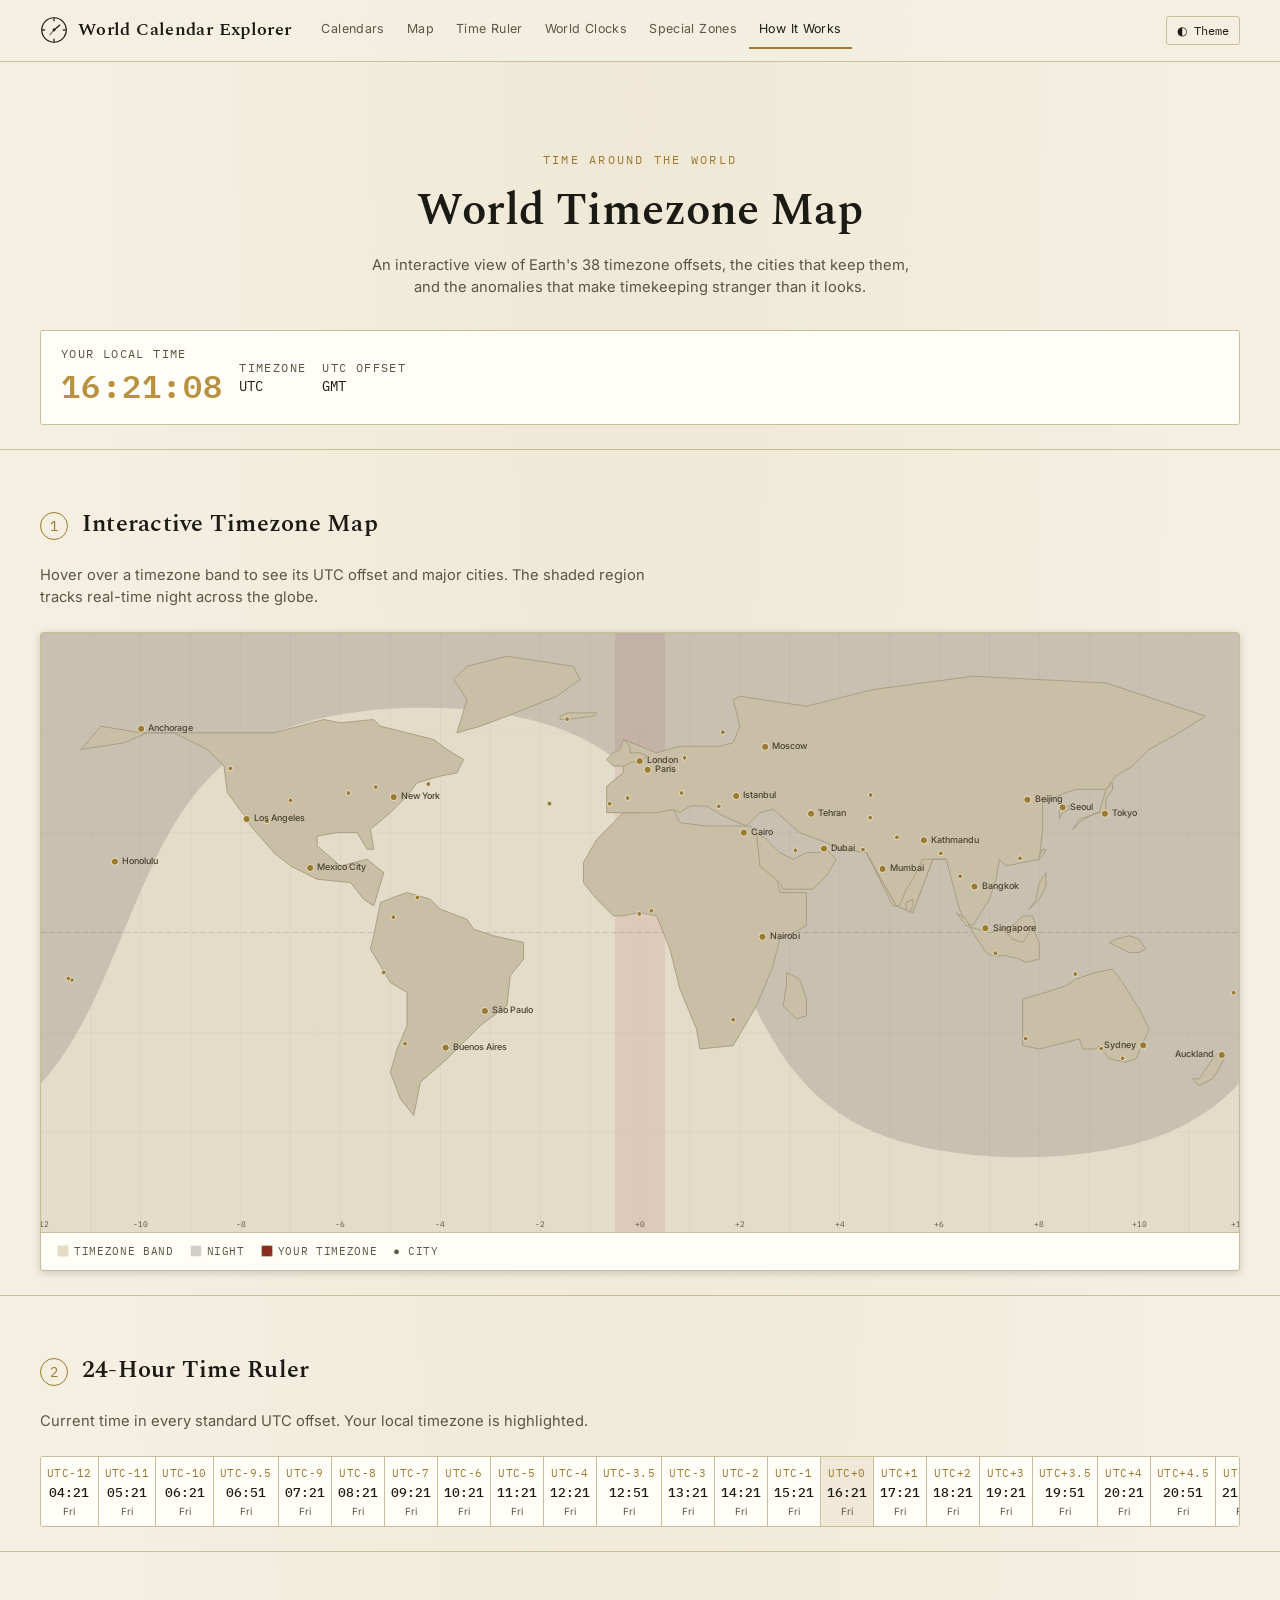
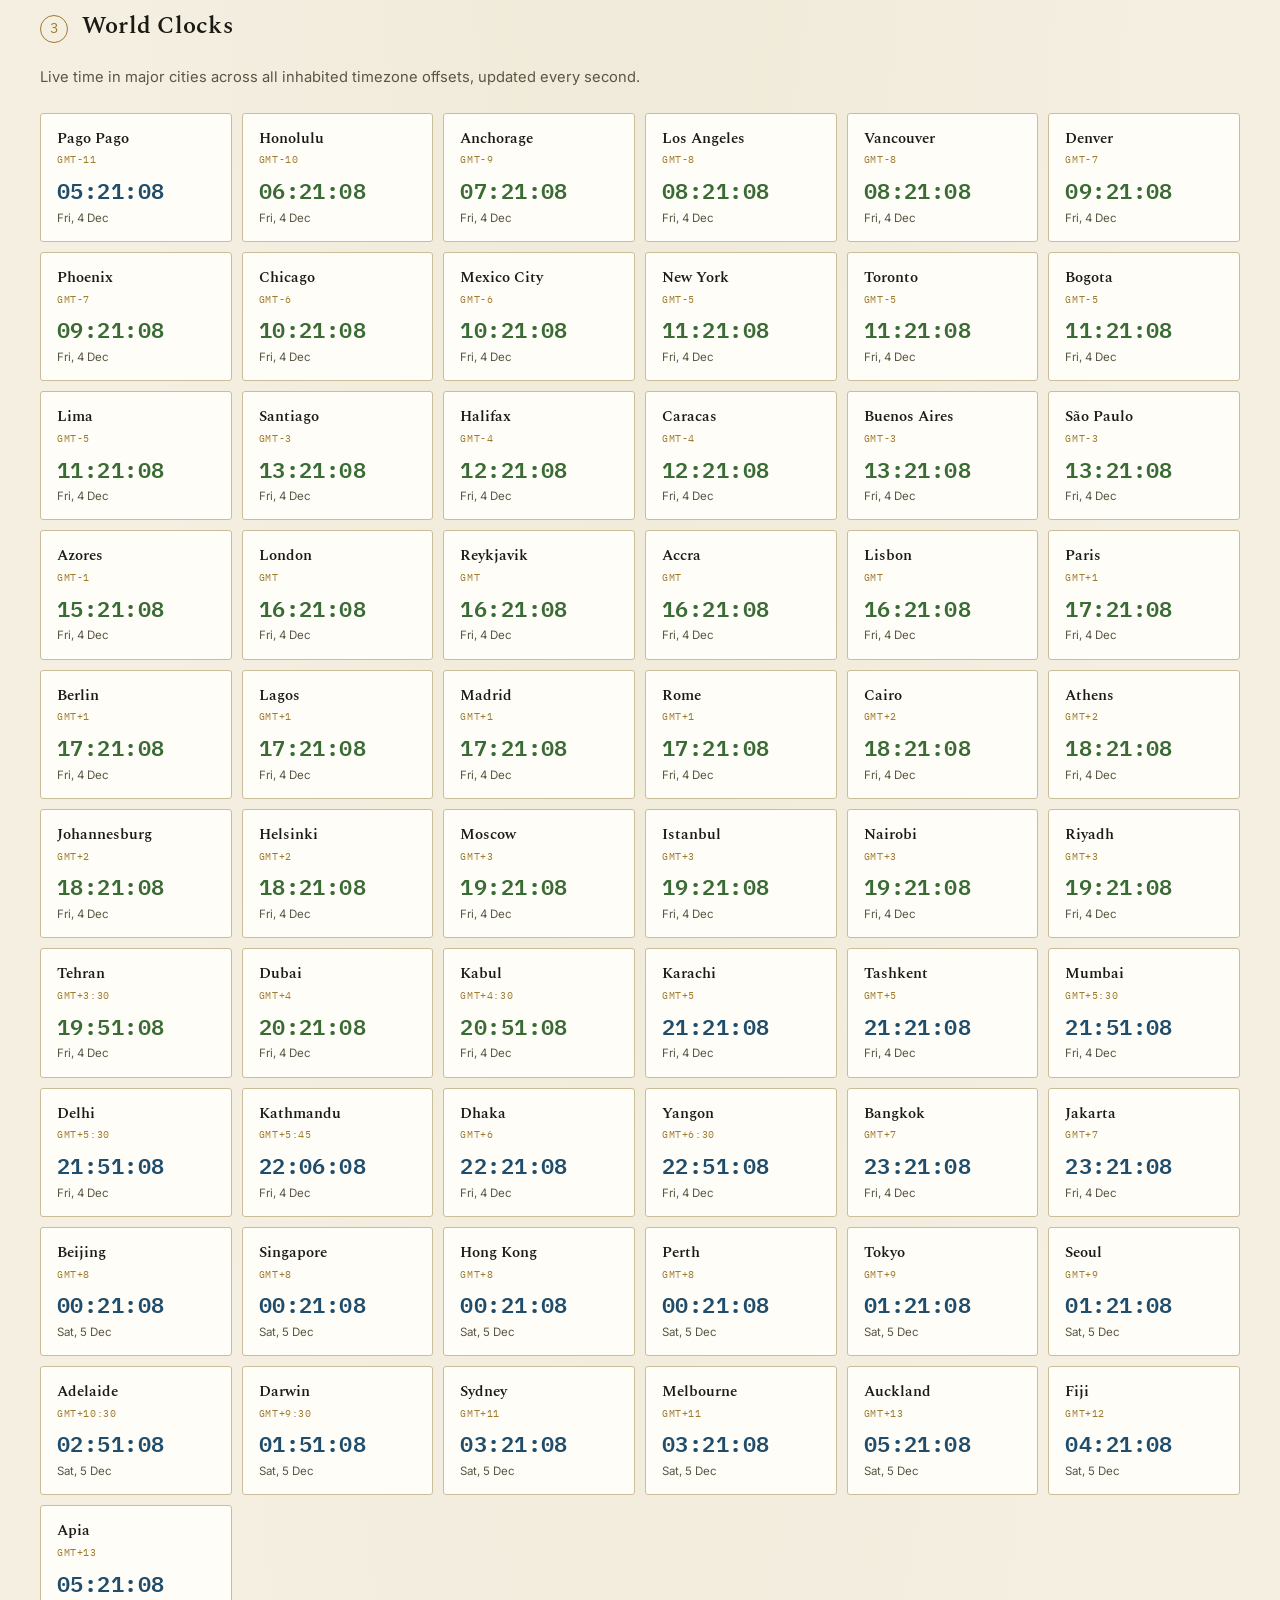
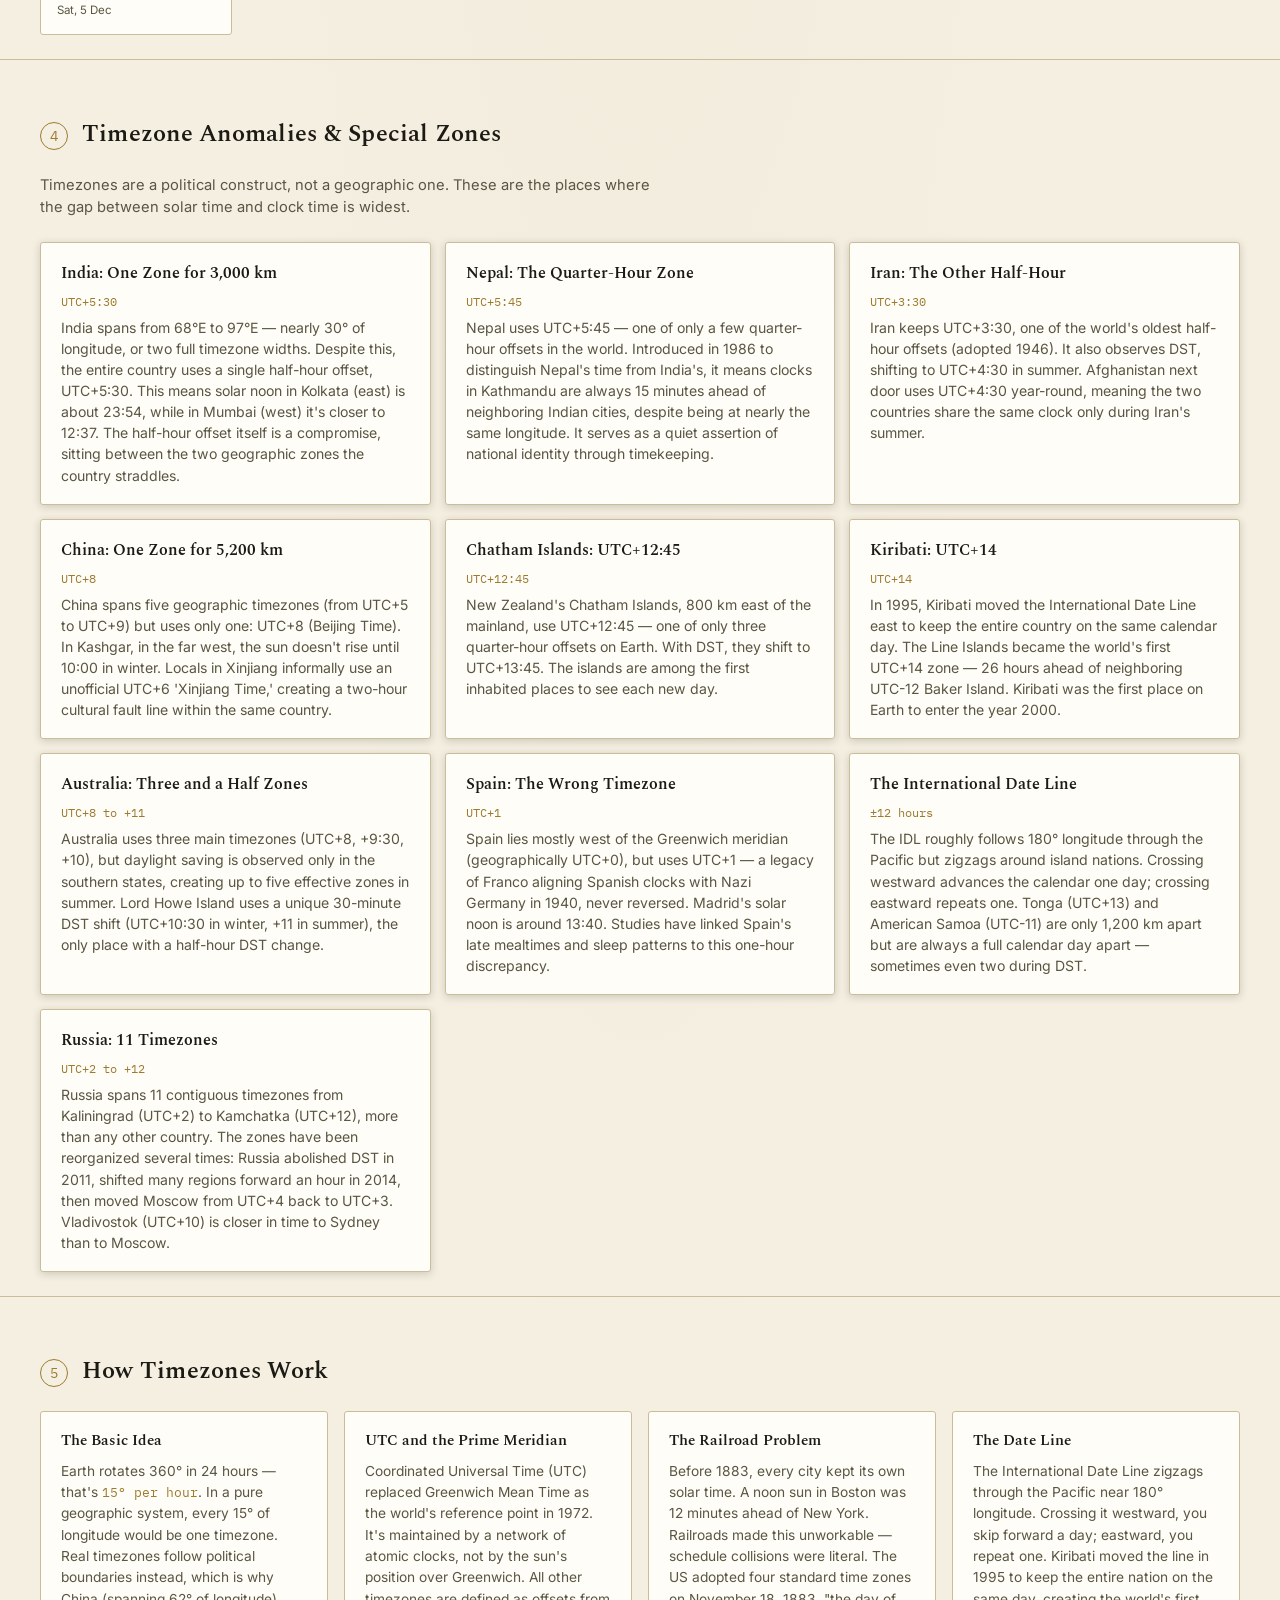
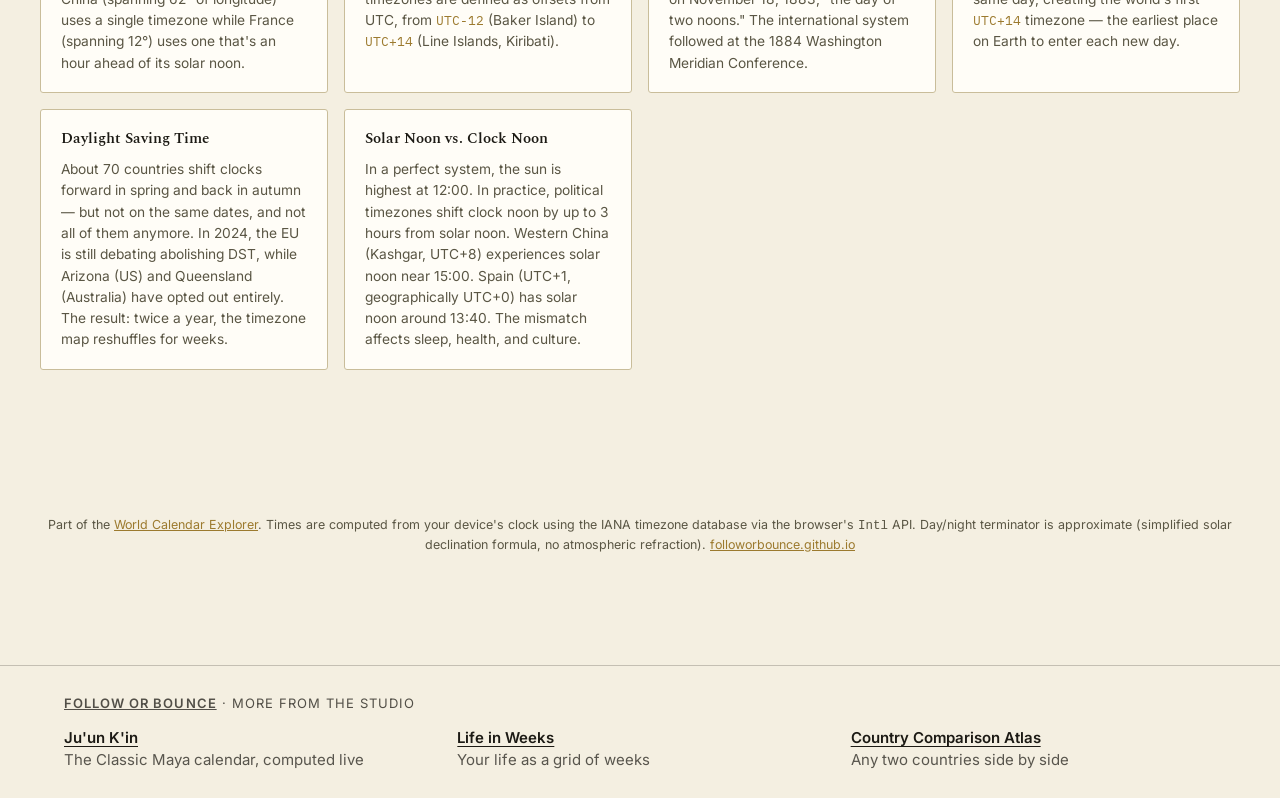
<file: timezones.html>
<!DOCTYPE html>
<html lang="en">
<head>
<meta charset="UTF-8">
<meta name="viewport" content="width=device-width, initial-scale=1.0">
<title>World Timezone Map — World Calendar Explorer</title>
<link rel="canonical" href="https://followorbounce.github.io/world-calendar-explorer/timezones">
<meta property="og:type" content="website">
<meta property="og:site_name" content="World Calendar Explorer">
<meta property="og:title" content="World Timezone Map — World Calendar Explorer">
<meta property="og:url" content="https://followorbounce.github.io/world-calendar-explorer/timezones">
<meta property="og:description" content="Interactive world timezone map with live clocks, day/night terminator, and explanations of timezone anomalies — half-hour offsets, political boundaries, and the International Date Line.">
<meta property="og:image" content="https://followorbounce.github.io/world-calendar-explorer/og/timezones.jpg">
<meta property="og:image:width" content="1200">
<meta property="og:image:height" content="630">
<meta property="og:image:alt" content="World Timezone Map — World Calendar Explorer">
<meta name="twitter:card" content="summary_large_image">
<meta name="twitter:image" content="https://followorbounce.github.io/world-calendar-explorer/og/timezones.jpg">
<meta name="description" content="Interactive world timezone map with live clocks, day/night terminator, and explanations of timezone anomalies — half-hour offsets, political boundaries, and the International Date Line.">
<link rel="preconnect" href="https://fonts.googleapis.com">
<link rel="preconnect" href="https://fonts.gstatic.com" crossorigin>
<link href="https://fonts.googleapis.com/css2?family=IBM+Plex+Mono:wght@400;500;600&family=Inter:wght@400;500;600&family=Spectral:wght@500;600;700&display=swap" rel="stylesheet">
<link rel="stylesheet" href="style.css">
<script defer src="https://static.cloudflareinsights.com/beacon.min.js" data-cf-beacon='{"token": "bba4e16a7d9b4d9985eda0cda2624e60"}'></script>
<style>
/* ── Page-specific styles ── */
.hero { padding: 32px 0 12px; }
.hero h1 { font-size: clamp(1.8rem, 4.5vw, 2.8rem); }
.local-banner {
  display: flex; align-items: center; gap: 16px;
  background: var(--panel); border: 1px solid var(--line);
  border-radius: var(--radius); padding: 14px 20px;
  margin-top: 20px; flex-wrap: wrap;
}
.local-banner .lb-time {
  font-family: var(--font-mono); font-size: 2rem; font-weight: 600;
  color: var(--brass-bright); letter-spacing: 0.04em;
}
.local-banner .lb-label {
  font-family: var(--font-mono); font-size: 0.72rem;
  text-transform: uppercase; letter-spacing: 0.12em; color: var(--ink-dim);
}
.local-banner .lb-zone {
  font-family: var(--font-mono); font-size: 0.85rem; color: var(--ink);
}

/* ── Map ── */
.map-wrap {
  position: relative; overflow: hidden;
  border: 1px solid var(--line); border-radius: var(--radius);
  background: var(--panel); box-shadow: 0 2px 8px var(--shadow);
}
#worldMap { display: block; width: 100%; height: auto; }
.map-tooltip {
  position: absolute; pointer-events: none; opacity: 0;
  background: var(--panel); border: 1px solid var(--brass);
  border-radius: var(--radius); padding: 8px 12px;
  font-family: var(--font-mono); font-size: 0.75rem;
  color: var(--ink); box-shadow: 0 4px 12px var(--shadow);
  transition: opacity 0.15s ease; z-index: 10; white-space: nowrap;
}
.map-tooltip.show { opacity: 1; }
.map-legend {
  display: flex; gap: 16px; align-items: center; flex-wrap: wrap;
  padding: 10px 16px; border-top: 1px solid var(--line);
  font-family: var(--font-mono); font-size: 0.68rem;
  color: var(--ink-dim); letter-spacing: 0.06em; text-transform: uppercase;
}
.map-legend span { display: flex; align-items: center; gap: 5px; }
.legend-swatch {
  display: inline-block; width: 12px; height: 12px;
  border-radius: 2px; border: 1px solid var(--line);
}

/* ── Time ruler ── */
.time-ruler {
  display: flex; overflow-x: auto; scrollbar-width: thin;
  gap: 0; margin-top: 16px; border: 1px solid var(--line);
  border-radius: var(--radius); background: var(--panel);
}
.tr-cell {
  flex: 0 0 auto; min-width: 52px; padding: 8px 6px;
  text-align: center; border-right: 1px solid var(--line);
  cursor: pointer; transition: background 0.12s ease;
}
.tr-cell:last-child { border-right: none; }
.tr-cell:hover { background: var(--paper-alt); }
.tr-cell.tr-local { background: color-mix(in srgb, var(--brass) 15%, transparent); }
.tr-cell .tr-offset {
  font-family: var(--font-mono); font-size: 0.68rem;
  color: var(--brass); letter-spacing: 0.04em;
}
.tr-cell .tr-time {
  font-family: var(--font-mono); font-size: 0.82rem;
  color: var(--ink); margin-top: 2px; font-weight: 500;
}
.tr-cell .tr-day {
  font-size: 0.62rem; color: var(--ink-dim); margin-top: 1px;
}

/* ── Clock grid ── */
.clock-grid {
  display: grid;
  grid-template-columns: repeat(auto-fill, minmax(180px, 1fr));
  gap: 10px;
}
.clock-card {
  border: 1px solid var(--line); border-radius: var(--radius);
  padding: 14px 16px; background: var(--panel);
  transition: border-color 0.15s ease; cursor: default;
}
.clock-card:hover { border-color: var(--brass); }
.clock-card.cc-local {
  border-color: var(--brass);
  box-shadow: 0 0 0 1px var(--brass), 0 2px 8px var(--shadow);
}
.clock-card .cc-city {
  font-family: var(--font-display); font-weight: 600;
  font-size: 0.95rem; color: var(--ink);
}
.clock-card .cc-offset {
  font-family: var(--font-mono); font-size: 0.65rem;
  color: var(--brass); letter-spacing: 0.06em;
  text-transform: uppercase; margin-top: 2px;
}
.clock-card .cc-time {
  font-family: var(--font-mono); font-size: 1.4rem;
  font-weight: 600; color: var(--ink); margin-top: 6px;
  letter-spacing: 0.02em;
}
.clock-card .cc-date {
  font-size: 0.72rem; color: var(--ink-dim); margin-top: 2px;
}
.clock-card .cc-night { color: var(--accent-2); }
.clock-card .cc-day { color: var(--good); }

/* ── Special zones ── */
.zones-grid {
  display: grid;
  grid-template-columns: repeat(auto-fill, minmax(300px, 1fr));
  gap: 14px;
}
.zone-card {
  border: 1px solid var(--line); border-radius: var(--radius);
  padding: 18px 20px; background: var(--panel);
  box-shadow: 0 2px 8px var(--shadow);
}
.zone-card h3 { font-size: 1rem; margin-bottom: 8px; }
.zone-card .zc-offset {
  font-family: var(--font-mono); font-size: 0.75rem;
  color: var(--brass); margin-bottom: 6px;
}
.zone-card p { font-size: 0.88rem; color: var(--ink-dim); margin: 0; line-height: 1.5; }

/* ── How it works ── */
.how-grid {
  display: grid;
  grid-template-columns: repeat(auto-fit, minmax(280px, 1fr));
  gap: 16px;
}
.how-card {
  border: 1px solid var(--line); border-radius: var(--radius);
  padding: 18px 20px; background: var(--panel);
}
.how-card h3 { font-size: 0.95rem; margin-bottom: 8px; }
.how-card p { font-size: 0.86rem; color: var(--ink-dim); margin: 0; line-height: 1.55; }
.how-card .mono {
  font-family: var(--font-mono); font-size: 0.82rem; color: var(--brass);
}

/* ── Responsive ── */
@media (max-width: 640px) {
  .local-banner { flex-direction: column; align-items: flex-start; gap: 8px; }
  .clock-grid { grid-template-columns: repeat(auto-fill, minmax(140px, 1fr)); }
  .zones-grid { grid-template-columns: 1fr; }
}
</style>
<script>
(function(){
  try {
    var s = localStorage.getItem('fb-theme') || localStorage.getItem('wce-theme');
    if (s) document.documentElement.setAttribute('data-theme', s);
    else if (window.matchMedia('(prefers-color-scheme:dark)').matches)
      document.documentElement.setAttribute('data-theme','dark');
  } catch(e){}
})();
</script>
<!-- fob-ga --><script async src="https://www.googletagmanager.com/gtag/js?id=G-CE86H6X7Z7"></script>
<script>window.dataLayer=window.dataLayer||[];function gtag(){dataLayer.push(arguments);}gtag('js',new Date());gtag('config','G-CE86H6X7Z7');</script><!-- /fob-ga -->
</head>
<body>

<div class="topbar">
  <div class="topbar-inner">
    <a href="index.html" class="brand">
      <svg class="glyph" viewBox="0 0 32 32" aria-hidden="true">
        <circle cx="16" cy="16" r="14" fill="none" stroke="currentColor" stroke-width="1.4"/>
        <circle cx="16" cy="16" r="1.6" fill="currentColor"/>
        <line x1="16" y1="2" x2="16" y2="6" stroke="currentColor" stroke-width="1.4"/>
        <line x1="16" y1="26" x2="16" y2="30" stroke="currentColor" stroke-width="1.4"/>
        <line x1="2" y1="16" x2="6" y2="16" stroke="currentColor" stroke-width="1.4"/>
        <line x1="26" y1="16" x2="30" y2="16" stroke="currentColor" stroke-width="1.4"/>
        <path d="M16 16 L23 10" stroke="currentColor" stroke-width="1.4"/>
        <path d="M16 16 L11 22" stroke="currentColor" stroke-width="1"/>
      </svg>
      World Calendar Explorer
    </a>
    <nav class="section-nav" id="sectionNav">
      <a href="index.html">Calendars</a>
      <a href="#map">Map</a>
      <a href="#ruler">Time Ruler</a>
      <a href="#clocks">World Clocks</a>
      <a href="#zones">Special Zones</a>
      <a href="#how">How It Works</a>
    </nav>
    <button class="theme-toggle" id="themeToggle" type="button" aria-label="Toggle dark/light theme">◐ Theme</button>
  </div>
</div>

<main>

  <!-- HERO -->
  <section id="hero">
    <div class="wrap">
      <div class="hero">
        <div class="eyebrow">Time Around the World</div>
        <h1>World Timezone Map</h1>
        <p class="section-sub" style="text-align:center; margin: 8px auto 0;">An interactive view of Earth's 38 timezone offsets, the cities that keep them, and the anomalies that make timekeeping stranger than it looks.</p>
      </div>
      <div class="local-banner" id="localBanner">
        <div>
          <div class="lb-label">Your local time</div>
          <div class="lb-time" id="localTime">--:--:--</div>
        </div>
        <div>
          <div class="lb-label">Timezone</div>
          <div class="lb-zone" id="localZone">--</div>
        </div>
        <div>
          <div class="lb-label">UTC offset</div>
          <div class="lb-zone" id="localOffset">--</div>
        </div>
      </div>
    </div>
  </section>

  <!-- MAP -->
  <section id="map">
    <div class="wrap">
      <div class="section-head"><span class="section-num">1</span><h2>Interactive Timezone Map</h2></div>
      <p class="section-sub">Hover over a timezone band to see its UTC offset and major cities. The shaded region tracks real-time night across the globe.</p>
      <div class="map-wrap">
        <svg id="worldMap" viewBox="0 0 1000 500" preserveAspectRatio="xMidYMid meet"></svg>
        <div class="map-tooltip" id="mapTooltip"></div>
        <div class="map-legend">
          <span><span class="legend-swatch" style="background:var(--brass);opacity:0.25"></span> Timezone band</span>
          <span><span class="legend-swatch" style="background:#000;opacity:0.18"></span> Night</span>
          <span><span class="legend-swatch" style="background:var(--accent);"></span> Your timezone</span>
          <span>&#9679; City</span>
        </div>
      </div>
    </div>
  </section>

  <!-- TIME RULER -->
  <section id="ruler">
    <div class="wrap">
      <div class="section-head"><span class="section-num">2</span><h2>24-Hour Time Ruler</h2></div>
      <p class="section-sub">Current time in every standard UTC offset. Your local timezone is highlighted.</p>
      <div class="time-ruler" id="timeRuler"></div>
    </div>
  </section>

  <!-- CLOCKS -->
  <section id="clocks">
    <div class="wrap">
      <div class="section-head"><span class="section-num">3</span><h2>World Clocks</h2></div>
      <p class="section-sub">Live time in major cities across all inhabited timezone offsets, updated every second.</p>
      <div class="clock-grid" id="clockGrid"></div>
    </div>
  </section>

  <!-- SPECIAL ZONES -->
  <section id="zones">
    <div class="wrap">
      <div class="section-head"><span class="section-num">4</span><h2>Timezone Anomalies &amp; Special Zones</h2></div>
      <p class="section-sub">Timezones are a political construct, not a geographic one. These are the places where the gap between solar time and clock time is widest.</p>
      <div class="zones-grid" id="zonesGrid"></div>
    </div>
  </section>

  <!-- HOW IT WORKS -->
  <section id="how">
    <div class="wrap">
      <div class="section-head"><span class="section-num">5</span><h2>How Timezones Work</h2></div>
      <div class="how-grid">
        <div class="how-card">
          <h3>The Basic Idea</h3>
          <p>Earth rotates 360° in 24 hours — that's <span class="mono">15° per hour</span>. In a pure geographic system, every 15° of longitude would be one timezone. Real timezones follow political boundaries instead, which is why China (spanning 62° of longitude) uses a single timezone while France (spanning 12°) uses one that's an hour ahead of its solar noon.</p>
        </div>
        <div class="how-card">
          <h3>UTC and the Prime Meridian</h3>
          <p>Coordinated Universal Time (UTC) replaced Greenwich Mean Time as the world's reference point in 1972. It's maintained by a network of atomic clocks, not by the sun's position over Greenwich. All other timezones are defined as offsets from UTC, from <span class="mono">UTC-12</span> (Baker Island) to <span class="mono">UTC+14</span> (Line Islands, Kiribati).</p>
        </div>
        <div class="how-card">
          <h3>The Railroad Problem</h3>
          <p>Before 1883, every city kept its own solar time. A noon sun in Boston was 12 minutes ahead of New York. Railroads made this unworkable — schedule collisions were literal. The US adopted four standard time zones on November 18, 1883, "the day of two noons." The international system followed at the 1884 Washington Meridian Conference.</p>
        </div>
        <div class="how-card">
          <h3>The Date Line</h3>
          <p>The International Date Line zigzags through the Pacific near 180° longitude. Crossing it westward, you skip forward a day; eastward, you repeat one. Kiribati moved the line in 1995 to keep the entire nation on the same day, creating the world's first <span class="mono">UTC+14</span> timezone — the earliest place on Earth to enter each new day.</p>
        </div>
        <div class="how-card">
          <h3>Daylight Saving Time</h3>
          <p>About 70 countries shift clocks forward in spring and back in autumn — but not on the same dates, and not all of them anymore. In 2024, the EU is still debating abolishing DST, while Arizona (US) and Queensland (Australia) have opted out entirely. The result: twice a year, the timezone map reshuffles for weeks.</p>
        </div>
        <div class="how-card">
          <h3>Solar Noon vs. Clock Noon</h3>
          <p>In a perfect system, the sun is highest at 12:00. In practice, political timezones shift clock noon by up to 3 hours from solar noon. Western China (Kashgar, UTC+8) experiences solar noon near 15:00. Spain (UTC+1, geographically UTC+0) has solar noon around 13:40. The mismatch affects sleep, health, and culture.</p>
        </div>
      </div>
    </div>
  </section>

</main>

<footer>
  <p>Part of the <a href="index.html">World Calendar Explorer</a>. Times are computed from your device's clock using the IANA timezone database via the browser's <code>Intl</code> API. Day/night terminator is approximate (simplified solar declination formula, no atmospheric refraction). <a href="https://followorbounce.github.io/">followorbounce.github.io</a></p>
</footer>

<script>
(function(){
"use strict";

/* ════════════════════════════════════════════
   DATA
   ════════════════════════════════════════════ */

var LAND = [
  // North America
  [[-168,55],[-155,57],[-148,60],[-140,60],[-130,55],[-125,50],[-124,42],[-118,34],[-117,32],[-110,24],[-105,20],[-97,16],[-87,15],[-83,10],[-80,8],[-77,18],[-82,22],[-90,20],[-97,26],[-97,29],[-91,30],[-85,30],[-82,25],[-80,25],[-81,31],[-75,36],[-70,41],[-67,45],[-60,47],[-55,48],[-53,52],[-58,55],[-62,58],[-78,62],[-80,64],[-90,63],[-95,64],[-110,60],[-120,60],[-140,60],[-150,60],[-162,62],[-168,55]],
  // Greenland
  [[-55,60],[-48,62],[-40,65],[-25,71],[-18,76],[-20,80],[-40,83],[-52,80],[-56,76],[-52,70],[-55,60]],
  // South America
  [[-78,9],[-73,11],[-70,12],[-63,10],[-60,7],[-52,4],[-50,1],[-44,-1],[-35,-3],[-35,-8],[-39,-13],[-40,-22],[-48,-28],[-53,-33],[-58,-38],[-66,-45],[-68,-55],[-72,-50],[-75,-42],[-73,-35],[-70,-28],[-70,-18],[-75,-15],[-81,-5],[-80,-1],[-78,9]],
  // Africa
  [[-17,15],[-17,21],[-13,28],[-8,33],[-5,36],[0,36],[10,37],[12,33],[20,32],[25,32],[33,32],[35,30],[40,22],[42,12],[50,12],[50,2],[42,-2],[40,-10],[35,-22],[28,-34],[18,-35],[17,-29],[12,-17],[9,-5],[5,5],[0,6],[-5,5],[-8,5],[-13,10],[-17,15]],
  // Eurasia
  [[-10,36],[-10,44],[-5,48],[-5,58],[5,54],[12,56],[24,56],[28,57],[30,62],[28,70],[30,71],[50,68],[70,73],[100,77],[140,75],[170,65],[162,60],[153,55],[148,50],[143,47],[140,43],[131,43],[128,42],[121,39],[121,31],[120,22],[110,20],[108,22],[107,16],[105,10],[100,2],[98,3],[96,7],[92,22],[88,22],[82,6],[77,8],[73,15],[68,24],[60,25],[56,27],[48,30],[40,37],[36,36],[32,32],[25,35],[20,38],[15,38],[12,36],[10,37],[5,36],[-5,36],[-10,36]],
  // British Isles
  [[-6,50],[-5,50],[-3,51],[1,52],[2,53],[0,54],[-3,54],[-3,56],[-5,58],[-6,55],[-8,54],[-10,52],[-8,50],[-6,50]],
  // Iceland
  [[-24,64],[-22,64],[-14,65],[-13,66],[-15,66],[-18,66],[-22,66],[-24,65],[-24,64]],
  // Arabian Peninsula
  [[35,30],[38,28],[42,24],[46,22],[50,24],[54,24],[56,25],[59,22],[56,17],[52,13],[45,13],[43,13],[42,15],[36,20],[35,30]],
  // India
  [[68,24],[70,20],[72,16],[74,12],[76,8],[78,8],[80,13],[82,16],[85,22],[89,22],[92,22],[88,22],[82,6],[77,8],[73,15],[68,24]],
  // Australia
  [[115,-20],[115,-30],[115,-34],[120,-35],[128,-33],[132,-32],[133,-35],[137,-35],[138,-34],[141,-38],[146,-39],[149,-38],[153,-29],[150,-23],[145,-15],[142,-11],[137,-12],[131,-14],[128,-16],[122,-18],[115,-20]],
  // Japan
  [[130,31],[132,34],[135,35],[137,36],[140,36],[140,40],[142,43],[142,45],[140,43],[138,36],[135,35],[132,33],[130,31]],
  // Indonesia
  [[95,6],[98,4],[100,0],[104,-6],[106,-7],[110,-7],[114,-8],[116,-9],[120,-8],[120,-3],[117,4],[115,4],[110,1],[105,0],[98,2],[95,6]],
  // New Zealand
  [[166,-44],[168,-46],[172,-44],[174,-41],[176,-37],[174,-36],[172,-38],[168,-44],[166,-44]],
  // Madagascar
  [[44,-12],[48,-14],[50,-20],[50,-25],[47,-26],[43,-22],[44,-16],[44,-12]],
  // Sri Lanka
  [[80,7],[80,9],[82,10],[82,8],[81,6],[80,7]],
  // Philippines
  [[117,7],[119,10],[120,15],[122,18],[122,14],[120,10],[118,8],[117,7]],
  // Taiwan
  [[120,22],[121,23],[122,25],[121,25],[120,23],[120,22]],
  // Korea
  [[126,34],[127,36],[129,37],[129,38],[128,38],[126,37],[126,34]],
  // Papua New Guinea
  [[141,-3],[143,-4],[147,-6],[150,-6],[152,-5],[150,-2],[147,-1],[143,-2],[141,-3]],
  // Borneo
  [[109,1],[112,2],[115,5],[118,5],[119,2],[117,0],[115,-3],[112,-2],[109,1]]
];

var CITIES = [
  {n:"Pago Pago",lat:-14.3,lon:-170.7,tz:"Pacific/Pago_Pago"},
  {n:"Honolulu",lat:21.3,lon:-157.8,tz:"Pacific/Honolulu"},
  {n:"Anchorage",lat:61.2,lon:-149.9,tz:"America/Anchorage"},
  {n:"Los Angeles",lat:34.1,lon:-118.2,tz:"America/Los_Angeles"},
  {n:"Vancouver",lat:49.3,lon:-123.1,tz:"America/Vancouver"},
  {n:"Denver",lat:39.7,lon:-105.0,tz:"America/Denver"},
  {n:"Phoenix",lat:33.4,lon:-112.1,tz:"America/Phoenix"},
  {n:"Chicago",lat:41.9,lon:-87.6,tz:"America/Chicago"},
  {n:"Mexico City",lat:19.4,lon:-99.1,tz:"America/Mexico_City"},
  {n:"New York",lat:40.7,lon:-74.0,tz:"America/New_York"},
  {n:"Toronto",lat:43.7,lon:-79.4,tz:"America/Toronto"},
  {n:"Bogota",lat:4.6,lon:-74.1,tz:"America/Bogota"},
  {n:"Lima",lat:-12.0,lon:-77.0,tz:"America/Lima"},
  {n:"Santiago",lat:-33.4,lon:-70.6,tz:"America/Santiago"},
  {n:"Halifax",lat:44.6,lon:-63.6,tz:"America/Halifax"},
  {n:"Caracas",lat:10.5,lon:-66.9,tz:"America/Caracas"},
  {n:"Buenos Aires",lat:-34.6,lon:-58.4,tz:"America/Argentina/Buenos_Aires"},
  {n:"São Paulo",lat:-23.6,lon:-46.6,tz:"America/Sao_Paulo"},
  {n:"Azores",lat:38.7,lon:-27.2,tz:"Atlantic/Azores"},
  {n:"London",lat:51.5,lon:-0.1,tz:"Europe/London"},
  {n:"Reykjavik",lat:64.1,lon:-21.9,tz:"Atlantic/Reykjavik"},
  {n:"Accra",lat:5.6,lon:-0.2,tz:"Africa/Accra"},
  {n:"Lisbon",lat:38.7,lon:-9.1,tz:"Europe/Lisbon"},
  {n:"Paris",lat:48.9,lon:2.3,tz:"Europe/Paris"},
  {n:"Berlin",lat:52.5,lon:13.4,tz:"Europe/Berlin"},
  {n:"Lagos",lat:6.5,lon:3.4,tz:"Africa/Lagos"},
  {n:"Madrid",lat:40.4,lon:-3.7,tz:"Europe/Madrid"},
  {n:"Rome",lat:41.9,lon:12.5,tz:"Europe/Rome"},
  {n:"Cairo",lat:30.0,lon:31.2,tz:"Africa/Cairo"},
  {n:"Athens",lat:37.9,lon:23.7,tz:"Europe/Athens"},
  {n:"Johannesburg",lat:-26.2,lon:28.0,tz:"Africa/Johannesburg"},
  {n:"Helsinki",lat:60.2,lon:24.9,tz:"Europe/Helsinki"},
  {n:"Moscow",lat:55.8,lon:37.6,tz:"Europe/Moscow"},
  {n:"Istanbul",lat:41.0,lon:28.9,tz:"Europe/Istanbul"},
  {n:"Nairobi",lat:-1.3,lon:36.8,tz:"Africa/Nairobi"},
  {n:"Riyadh",lat:24.7,lon:46.7,tz:"Asia/Riyadh"},
  {n:"Tehran",lat:35.7,lon:51.4,tz:"Asia/Tehran"},
  {n:"Dubai",lat:25.2,lon:55.3,tz:"Asia/Dubai"},
  {n:"Kabul",lat:34.5,lon:69.2,tz:"Asia/Kabul"},
  {n:"Karachi",lat:24.9,lon:67.0,tz:"Asia/Karachi"},
  {n:"Tashkent",lat:41.3,lon:69.3,tz:"Asia/Tashkent"},
  {n:"Mumbai",lat:19.1,lon:72.9,tz:"Asia/Kolkata"},
  {n:"Delhi",lat:28.6,lon:77.2,tz:"Asia/Kolkata"},
  {n:"Kathmandu",lat:27.7,lon:85.3,tz:"Asia/Kathmandu"},
  {n:"Dhaka",lat:23.8,lon:90.4,tz:"Asia/Dhaka"},
  {n:"Yangon",lat:16.9,lon:96.2,tz:"Asia/Yangon"},
  {n:"Bangkok",lat:13.8,lon:100.5,tz:"Asia/Bangkok"},
  {n:"Jakarta",lat:-6.2,lon:106.8,tz:"Asia/Jakarta"},
  {n:"Beijing",lat:39.9,lon:116.4,tz:"Asia/Shanghai"},
  {n:"Singapore",lat:1.3,lon:103.8,tz:"Asia/Singapore"},
  {n:"Hong Kong",lat:22.3,lon:114.2,tz:"Asia/Hong_Kong"},
  {n:"Perth",lat:-31.9,lon:115.9,tz:"Australia/Perth"},
  {n:"Tokyo",lat:35.7,lon:139.7,tz:"Asia/Tokyo"},
  {n:"Seoul",lat:37.6,lon:127.0,tz:"Asia/Seoul"},
  {n:"Adelaide",lat:-34.9,lon:138.6,tz:"Australia/Adelaide"},
  {n:"Darwin",lat:-12.5,lon:130.8,tz:"Australia/Darwin"},
  {n:"Sydney",lat:-33.9,lon:151.2,tz:"Australia/Sydney"},
  {n:"Melbourne",lat:-37.8,lon:145.0,tz:"Australia/Melbourne"},
  {n:"Auckland",lat:-36.8,lon:174.8,tz:"Pacific/Auckland"},
  {n:"Fiji",lat:-18.1,lon:178.4,tz:"Pacific/Fiji"},
  {n:"Apia",lat:-13.8,lon:-171.8,tz:"Pacific/Apia"}
];

var ZONES_DATA = [
  {title:"India: One Zone for 3,000 km",offset:"UTC+5:30",text:"India spans from 68°E to 97°E — nearly 30° of longitude, or two full timezone widths. Despite this, the entire country uses a single half-hour offset, UTC+5:30. This means solar noon in Kolkata (east) is about 23:54, while in Mumbai (west) it's closer to 12:37. The half-hour offset itself is a compromise, sitting between the two geographic zones the country straddles."},
  {title:"Nepal: The Quarter-Hour Zone",offset:"UTC+5:45",text:"Nepal uses UTC+5:45 — one of only a few quarter-hour offsets in the world. Introduced in 1986 to distinguish Nepal's time from India's, it means clocks in Kathmandu are always 15 minutes ahead of neighboring Indian cities, despite being at nearly the same longitude. It serves as a quiet assertion of national identity through timekeeping."},
  {title:"Iran: The Other Half-Hour",offset:"UTC+3:30",text:"Iran keeps UTC+3:30, one of the world's oldest half-hour offsets (adopted 1946). It also observes DST, shifting to UTC+4:30 in summer. Afghanistan next door uses UTC+4:30 year-round, meaning the two countries share the same clock only during Iran's summer."},
  {title:"China: One Zone for 5,200 km",offset:"UTC+8",text:"China spans five geographic timezones (from UTC+5 to UTC+9) but uses only one: UTC+8 (Beijing Time). In Kashgar, in the far west, the sun doesn't rise until 10:00 in winter. Locals in Xinjiang informally use an unofficial UTC+6 'Xinjiang Time,' creating a two-hour cultural fault line within the same country."},
  {title:"Chatham Islands: UTC+12:45",offset:"UTC+12:45",text:"New Zealand's Chatham Islands, 800 km east of the mainland, use UTC+12:45 — one of only three quarter-hour offsets on Earth. With DST, they shift to UTC+13:45. The islands are among the first inhabited places to see each new day."},
  {title:"Kiribati: UTC+14",offset:"UTC+14",text:"In 1995, Kiribati moved the International Date Line east to keep the entire country on the same calendar day. The Line Islands became the world's first UTC+14 zone — 26 hours ahead of neighboring UTC-12 Baker Island. Kiribati was the first place on Earth to enter the year 2000."},
  {title:"Australia: Three and a Half Zones",offset:"UTC+8 to +11",text:"Australia uses three main timezones (UTC+8, +9:30, +10), but daylight saving is observed only in the southern states, creating up to five effective zones in summer. Lord Howe Island uses a unique 30-minute DST shift (UTC+10:30 in winter, +11 in summer), the only place with a half-hour DST change."},
  {title:"Spain: The Wrong Timezone",offset:"UTC+1",text:"Spain lies mostly west of the Greenwich meridian (geographically UTC+0), but uses UTC+1 — a legacy of Franco aligning Spanish clocks with Nazi Germany in 1940, never reversed. Madrid's solar noon is around 13:40. Studies have linked Spain's late mealtimes and sleep patterns to this one-hour discrepancy."},
  {title:"The International Date Line",offset:"±12 hours",text:"The IDL roughly follows 180° longitude through the Pacific but zigzags around island nations. Crossing westward advances the calendar one day; crossing eastward repeats one. Tonga (UTC+13) and American Samoa (UTC-11) are only 1,200 km apart but are always a full calendar day apart — sometimes even two during DST."},
  {title:"Russia: 11 Timezones",offset:"UTC+2 to +12",text:"Russia spans 11 contiguous timezones from Kaliningrad (UTC+2) to Kamchatka (UTC+12), more than any other country. The zones have been reorganized several times: Russia abolished DST in 2011, shifted many regions forward an hour in 2014, then moved Moscow from UTC+4 back to UTC+3. Vladivostok (UTC+10) is closer in time to Sydney than to Moscow."}
];

/* ════════════════════════════════════════════
   PROJECTION HELPERS
   ════════════════════════════════════════════ */
function lonToX(lon) { return (lon + 180) / 360 * 1000; }
function latToY(lat) { return (90 - lat) / 180 * 500; }

function svgEl(tag, attrs) {
  var el = document.createElementNS("http://www.w3.org/2000/svg", tag);
  for (var k in attrs) el.setAttribute(k, attrs[k]);
  return el;
}

/* ════════════════════════════════════════════
   THEME
   ════════════════════════════════════════════ */
function isDark() {
  return document.documentElement.getAttribute("data-theme") === "dark" ||
    (!document.documentElement.getAttribute("data-theme") &&
     window.matchMedia("(prefers-color-scheme:dark)").matches);
}

document.getElementById("themeToggle").addEventListener("click", function() {
  var cur = document.documentElement.getAttribute("data-theme") ||
    (window.matchMedia("(prefers-color-scheme:dark)").matches ? "dark" : "light");
  var next = cur === "dark" ? "light" : "dark";
  document.documentElement.setAttribute("data-theme", next);
  try { localStorage.setItem("fb-theme", next); } catch(e) {}
  drawMap();
});

/* ════════════════════════════════════════════
   LOCAL TIME DETECTION
   ════════════════════════════════════════════ */
var localTz = Intl.DateTimeFormat().resolvedOptions().timeZone || "UTC";

function getOffset(tz) {
  try {
    var now = new Date();
    var parts = new Intl.DateTimeFormat("en-US", {
      timeZone: tz, timeZoneName: "shortOffset"
    }).formatToParts(now);
    for (var i = 0; i < parts.length; i++) {
      if (parts[i].type === "timeZoneName") return parts[i].value;
    }
  } catch(e) {}
  var off = -new Date().getTimezoneOffset();
  var h = Math.floor(Math.abs(off)/60), m = Math.abs(off) % 60;
  return "GMT" + (off >= 0 ? "+" : "-") + h + (m ? ":" + (m<10?"0":"") + m : "");
}

function fmtTime(tz) {
  try {
    return new Date().toLocaleTimeString("en-GB", {timeZone:tz,hour:"2-digit",minute:"2-digit",second:"2-digit",hour12:false});
  } catch(e) { return "--:--:--"; }
}

function fmtTimeShort(tz) {
  try {
    return new Date().toLocaleTimeString("en-GB", {timeZone:tz,hour:"2-digit",minute:"2-digit",hour12:false});
  } catch(e) { return "--:--"; }
}

function fmtDate(tz) {
  try {
    return new Date().toLocaleDateString("en-GB", {timeZone:tz,weekday:"short",month:"short",day:"numeric"});
  } catch(e) { return ""; }
}

function getHour(tz) {
  try {
    return parseInt(new Date().toLocaleTimeString("en-GB",{timeZone:tz,hour:"2-digit",hour12:false}),10);
  } catch(e) { return 12; }
}

/* ════════════════════════════════════════════
   MAP RENDERING
   ════════════════════════════════════════════ */
var mapSvg = document.getElementById("worldMap");
var tooltip = document.getElementById("mapTooltip");

function drawMap() {
  while (mapSvg.firstChild) mapSvg.removeChild(mapSvg.firstChild);
  var d = isDark();

  // Background
  var bg = svgEl("rect", {x:0,y:0,width:1000,height:500,fill:d?"#12151e":"#e8e2d2"});
  mapSvg.appendChild(bg);

  // Graticule (grid lines every 15° longitude, 30° latitude)
  var grat = svgEl("g", {stroke:d?"rgba(255,255,255,0.06)":"rgba(0,0,0,0.06)","stroke-width":"0.5"});
  for (var lon = -180; lon <= 180; lon += 15) {
    grat.appendChild(svgEl("line",{x1:lonToX(lon),y1:0,x2:lonToX(lon),y2:500}));
  }
  for (var lat = -60; lat <= 90; lat += 30) {
    grat.appendChild(svgEl("line",{x1:0,y1:latToY(lat),x2:1000,y2:latToY(lat)}));
  }
  // Equator
  grat.appendChild(svgEl("line",{x1:0,y1:250,x2:1000,y2:250,stroke:d?"rgba(255,255,255,0.12)":"rgba(0,0,0,0.12)","stroke-width":"0.8","stroke-dasharray":"4,3"}));
  mapSvg.appendChild(grat);

  // Timezone bands
  var localOffMin = -new Date().getTimezoneOffset();
  var bandGroup = svgEl("g", {});
  for (var h = -12; h <= 14; h++) {
    var x1 = lonToX(h * 15 - 7.5);
    var x2 = lonToX(h * 15 + 7.5);
    var w = x2 - x1;
    var isLocal = (h * 60 === localOffMin) || (Math.abs(h * 60 - localOffMin) < 30);
    var fill = isLocal
      ? (d ? "rgba(209,106,82,0.18)" : "rgba(161,58,47,0.14)")
      : (d ? "rgba(201,162,75,0.06)" : "rgba(156,122,46,0.06)");
    var band = svgEl("rect", {x:x1, y:0, width:w, height:500, fill:fill, "data-offset":h});
    band.classList.add("tz-band");
    bandGroup.appendChild(band);
  }
  mapSvg.appendChild(bandGroup);

  // Day/night terminator
  drawTerminator(d);

  // Continents
  var landFill = d ? "#2a3040" : "#c8bfa6";
  var landStroke = d ? "#3d4a5e" : "#a89d82";
  var landGroup = svgEl("g", {fill:landFill,stroke:landStroke,"stroke-width":"0.8","stroke-linejoin":"round"});
  for (var c = 0; c < LAND.length; c++) {
    var pts = LAND[c];
    var pathD = "M" + lonToX(pts[0][0]) + "," + latToY(pts[0][1]);
    for (var p = 1; p < pts.length; p++) {
      pathD += "L" + lonToX(pts[p][0]) + "," + latToY(pts[p][1]);
    }
    pathD += "Z";
    landGroup.appendChild(svgEl("path", {d:pathD}));
  }
  mapSvg.appendChild(landGroup);

  // City dots
  var cityGroup = svgEl("g", {});
  var labelGroup = svgEl("g", {"font-family":"Inter, sans-serif","font-size":"7",fill:d?"#b8b0a0":"#4a4230"});
  var majorCities = ["London","New York","Tokyo","Sydney","Beijing","Moscow","Mumbai","Cairo",
    "Los Angeles","São Paulo","Paris","Singapore","Dubai","Nairobi","Buenos Aires","Auckland",
    "Istanbul","Bangkok","Seoul","Mexico City","Honolulu","Anchorage","Kathmandu","Tehran"];

  for (var i = 0; i < CITIES.length; i++) {
    var ci = CITIES[i];
    var cx = lonToX(ci.lon);
    var cy = latToY(ci.lat);
    var isMajor = majorCities.indexOf(ci.n) >= 0;
    var r = isMajor ? 3 : 2;
    var dotFill = d ? "#e6c878" : "#9c7a2e";

    var dot = svgEl("circle", {cx:cx, cy:cy, r:r, fill:dotFill, stroke:d?"#12151e":"#e8e2d2","stroke-width":"0.8","data-city":i, cursor:"pointer"});
    dot.classList.add("city-dot");
    cityGroup.appendChild(dot);

    if (isMajor) {
      var anchor = cx > 900 ? "end" : (cx < 100 ? "start" : "start");
      var dx = cx > 900 ? -6 : 6;
      var lbl = svgEl("text", {x: cx + dx, y: cy + 2, "text-anchor": anchor, "font-size":"7.5","font-weight":"500"});
      lbl.textContent = ci.n;
      labelGroup.appendChild(lbl);
    }
  }
  mapSvg.appendChild(cityGroup);
  mapSvg.appendChild(labelGroup);

  // Timezone offset labels at bottom
  var offsetLabels = svgEl("g", {"font-family":"IBM Plex Mono, monospace","font-size":"7",fill:d?"#a99f80":"#5a5644","text-anchor":"middle"});
  for (var h = -12; h <= 14; h += 2) {
    var tx = lonToX(h * 15);
    var label = (h >= 0 ? "+" : "") + h;
    offsetLabels.appendChild(svgEl("text", {x:tx, y:496, "font-size":"6.5"})).textContent = label;
  }
  mapSvg.appendChild(offsetLabels);
}

function drawTerminator(d) {
  var now = new Date();
  var start = new Date(now.getFullYear(), 0, 1);
  var dayOfYear = Math.floor((now - start) / 86400000) + 1;
  var decDeg = 23.44 * Math.sin(2 * Math.PI * (284 + dayOfYear) / 365);
  var dec = decDeg * Math.PI / 180;
  var hours = now.getUTCHours() + now.getUTCMinutes() / 60 + now.getUTCSeconds() / 3600;
  var subsolarLon = (12 - hours) * 15;

  var tanDec = Math.tan(dec);
  var pts = [];
  for (var lon = -180; lon <= 180; lon += 2) {
    var ha = (lon - subsolarLon) * Math.PI / 180;
    var lat;
    if (Math.abs(tanDec) < 0.001) {
      lat = 0;
    } else {
      lat = Math.atan(-Math.cos(ha) / tanDec) * 180 / Math.PI;
    }
    pts.push([lonToX(lon), latToY(lat)]);
  }

  var nightEdgeY = decDeg >= 0 ? 500 : 0;
  var pathD = "M" + pts[0][0] + "," + pts[0][1];
  for (var i = 1; i < pts.length; i++) {
    pathD += "L" + pts[i][0] + "," + pts[i][1];
  }
  pathD += "L1000," + nightEdgeY + "L0," + nightEdgeY + "Z";

  var nightPath = svgEl("path", {
    d: pathD,
    fill: d ? "rgba(0,0,0,0.3)" : "rgba(0,0,20,0.12)",
    "pointer-events": "none"
  });
  mapSvg.appendChild(nightPath);
}

/* ── Map interactivity ── */
mapSvg.addEventListener("mousemove", function(e) {
  var rect = mapSvg.getBoundingClientRect();
  var scaleX = 1000 / rect.width;
  var scaleY = 500 / rect.height;
  var mx = (e.clientX - rect.left) * scaleX;
  var my = (e.clientY - rect.top) * scaleY;
  var lon = mx / 1000 * 360 - 180;
  var lat = 90 - my / 500 * 180;

  var offsetH = Math.round(lon / 15);
  if (offsetH < -12) offsetH = -12;
  if (offsetH > 14) offsetH = 14;

  var nearbyCities = [];
  for (var i = 0; i < CITIES.length; i++) {
    var ci = CITIES[i];
    var dx = lonToX(ci.lon) - mx;
    var dy = latToY(ci.lat) - my;
    if (dx*dx + dy*dy < 400) nearbyCities.push(ci);
  }

  var html = "<strong>UTC" + (offsetH >= 0 ? "+" : "") + offsetH + "</strong>";
  if (nearbyCities.length) {
    html += "<br>";
    for (var j = 0; j < Math.min(nearbyCities.length, 3); j++) {
      var c = nearbyCities[j];
      html += c.n + " " + fmtTimeShort(c.tz) + "<br>";
    }
  }
  html += "<span style='font-size:0.6rem;color:var(--ink-dim)'>" +
    lat.toFixed(1) + "°" + (lat>=0?"N":"S") + ", " +
    Math.abs(lon).toFixed(1) + "°" + (lon>=0?"E":"W") + "</span>";

  tooltip.innerHTML = html;
  tooltip.classList.add("show");

  var px = e.clientX - rect.left + 16;
  var py = e.clientY - rect.top - 10;
  if (px + tooltip.offsetWidth > rect.width - 10) px = e.clientX - rect.left - tooltip.offsetWidth - 10;
  if (py < 0) py = 10;
  tooltip.style.left = px + "px";
  tooltip.style.top = py + "px";
});

mapSvg.addEventListener("mouseleave", function() {
  tooltip.classList.remove("show");
});

/* ════════════════════════════════════════════
   TIME RULER
   ════════════════════════════════════════════ */
function buildRuler() {
  var ruler = document.getElementById("timeRuler");
  ruler.innerHTML = "";
  var offsets = [];
  for (var h = -12; h <= 14; h++) offsets.push(h);
  [-9.5,-3.5,3.5,4.5,5.5,5.75,6.5,9.5,10.5,12.75].forEach(function(v){
    if (offsets.indexOf(v) < 0) offsets.push(v);
  });
  offsets.sort(function(a,b){return a-b;});

  var localOffMin = -new Date().getTimezoneOffset();

  for (var i = 0; i < offsets.length; i++) {
    var h = offsets[i];
    var offMin = h * 60;
    var isLocal = Math.abs(offMin - localOffMin) < 15;

    var now = new Date();
    var utcMs = now.getTime() + now.getTimezoneOffset() * 60000;
    var tzMs = utcMs + offMin * 60000;
    var tzDate = new Date(tzMs);
    var hh = tzDate.getUTCHours(), mm = tzDate.getUTCMinutes();
    var timeStr = (hh<10?"0":"") + hh + ":" + (mm<10?"0":"") + mm;
    var dayStr = ["Sun","Mon","Tue","Wed","Thu","Fri","Sat"][tzDate.getUTCDay()];

    var cell = document.createElement("div");
    cell.className = "tr-cell" + (isLocal ? " tr-local" : "");
    var label = "UTC" + (h >= 0 ? "+" : "") + (Number.isInteger(h) ? h : h.toFixed(h%1===0.25||h%1===0.75?2:1));
    cell.innerHTML =
      '<div class="tr-offset">' + label + '</div>' +
      '<div class="tr-time">' + timeStr + '</div>' +
      '<div class="tr-day">' + dayStr + '</div>';
    ruler.appendChild(cell);
  }
}

/* ════════════════════════════════════════════
   CLOCK GRID
   ════════════════════════════════════════════ */
function buildClocks() {
  var grid = document.getElementById("clockGrid");
  grid.innerHTML = "";
  for (var i = 0; i < CITIES.length; i++) {
    var ci = CITIES[i];
    var isLocal = ci.tz === localTz;
    var card = document.createElement("div");
    card.className = "clock-card" + (isLocal ? " cc-local" : "");
    card.setAttribute("data-tz", ci.tz);
    card.innerHTML =
      '<div class="cc-city">' + ci.n + '</div>' +
      '<div class="cc-offset">' + getOffset(ci.tz) + '</div>' +
      '<div class="cc-time" data-tztime="' + ci.tz + '">--:--:--</div>' +
      '<div class="cc-date" data-tzdate="' + ci.tz + '"></div>';
    grid.appendChild(card);
  }
}

function updateClocks() {
  document.getElementById("localTime").textContent = fmtTime(localTz);

  var times = document.querySelectorAll("[data-tztime]");
  for (var i = 0; i < times.length; i++) {
    var tz = times[i].getAttribute("data-tztime");
    times[i].textContent = fmtTime(tz);
    var h = getHour(tz);
    times[i].classList.toggle("cc-night", h < 6 || h >= 21);
    times[i].classList.toggle("cc-day", h >= 6 && h < 21);
  }
  var dates = document.querySelectorAll("[data-tzdate]");
  for (var j = 0; j < dates.length; j++) {
    dates[j].textContent = fmtDate(dates[j].getAttribute("data-tzdate"));
  }
}

/* ════════════════════════════════════════════
   SPECIAL ZONES
   ════════════════════════════════════════════ */
function buildZones() {
  var grid = document.getElementById("zonesGrid");
  grid.innerHTML = "";
  for (var i = 0; i < ZONES_DATA.length; i++) {
    var z = ZONES_DATA[i];
    var card = document.createElement("div");
    card.className = "zone-card";
    card.innerHTML =
      '<h3>' + z.title + '</h3>' +
      '<div class="zc-offset">' + z.offset + '</div>' +
      '<p>' + z.text + '</p>';
    grid.appendChild(card);
  }
}

/* ════════════════════════════════════════════
   NAV SCROLL SPY
   ════════════════════════════════════════════ */
function initNav() {
  var links = Array.from(document.querySelectorAll("#sectionNav a[href^='#']"));
  var sections = links.map(function(l) { return document.querySelector(l.getAttribute("href")); }).filter(Boolean);
  var obs = new IntersectionObserver(function(entries) {
    entries.forEach(function(entry) {
      if (entry.isIntersecting) {
        var id = "#" + entry.target.id;
        links.forEach(function(l) { l.classList.toggle("active", l.getAttribute("href") === id); });
      }
    });
  }, { rootMargin: "-40% 0px -55% 0px" });
  sections.forEach(function(s) { obs.observe(s); });
}

/* ════════════════════════════════════════════
   INIT
   ════════════════════════════════════════════ */
document.getElementById("localZone").textContent = localTz.replace(/_/g, " ");
document.getElementById("localOffset").textContent = getOffset(localTz);

drawMap();
buildRuler();
buildClocks();
buildZones();
updateClocks();
initNav();

setInterval(function() {
  updateClocks();
  buildRuler();
}, 1000);

setInterval(function() {
  drawMap();
}, 60000);

new MutationObserver(function() { drawMap(); }).observe(
  document.documentElement, { attributes: true, attributeFilter: ["data-theme"] }
);

})();
</script>
<!-- fob-network -->
<aside class="fob-net" aria-label="More from Follow or Bounce"><style>.fob-net{border-top:1px solid;border-color:color-mix(in srgb,currentColor 22%,transparent);margin-top:48px;padding:28px max(16px,env(safe-area-inset-right,0px)) calc(28px + env(safe-area-inset-bottom,0px)) max(16px,env(safe-area-inset-left,0px));font-size:15px;line-height:1.45;clear:both}.fob-net>div{max-width:72rem;margin:0 auto}.fob-net p{margin:0 0 14px;font-size:13px;letter-spacing:.08em;text-transform:uppercase;opacity:.75}.fob-net p a{color:inherit;font-weight:600}.fob-net ul{list-style:none;margin:0;padding:0;display:grid;grid-template-columns:repeat(auto-fit,minmax(14rem,1fr));gap:10px 28px}.fob-net li a{display:block;min-height:44px;color:inherit;text-decoration:none}.fob-net li b{display:block;font-weight:600;text-decoration:underline;text-underline-offset:3px;text-decoration-thickness:1px}.fob-net li span{display:block;opacity:.72}.fob-net a:focus-visible{outline:2px solid currentColor;outline-offset:3px}</style><div><p><a href="https://followorbounce.github.io/">Follow or Bounce</a> · more from the studio</p><ul><li><a href="https://followorbounce.github.io/Maya-Calendar/"><b>Ju&#x27;un K&#x27;in</b><span>The Classic Maya calendar, computed live</span></a></li><li><a href="https://followorbounce.github.io/life-in-weeks"><b>Life in Weeks</b><span>Your life as a grid of weeks</span></a></li><li><a href="https://followorbounce.github.io/country-atlas/"><b>Country Comparison Atlas</b><span>Any two countries side by side</span></a></li></ul></div></aside>
<!-- /fob-network -->
</body>
</html>
</file>
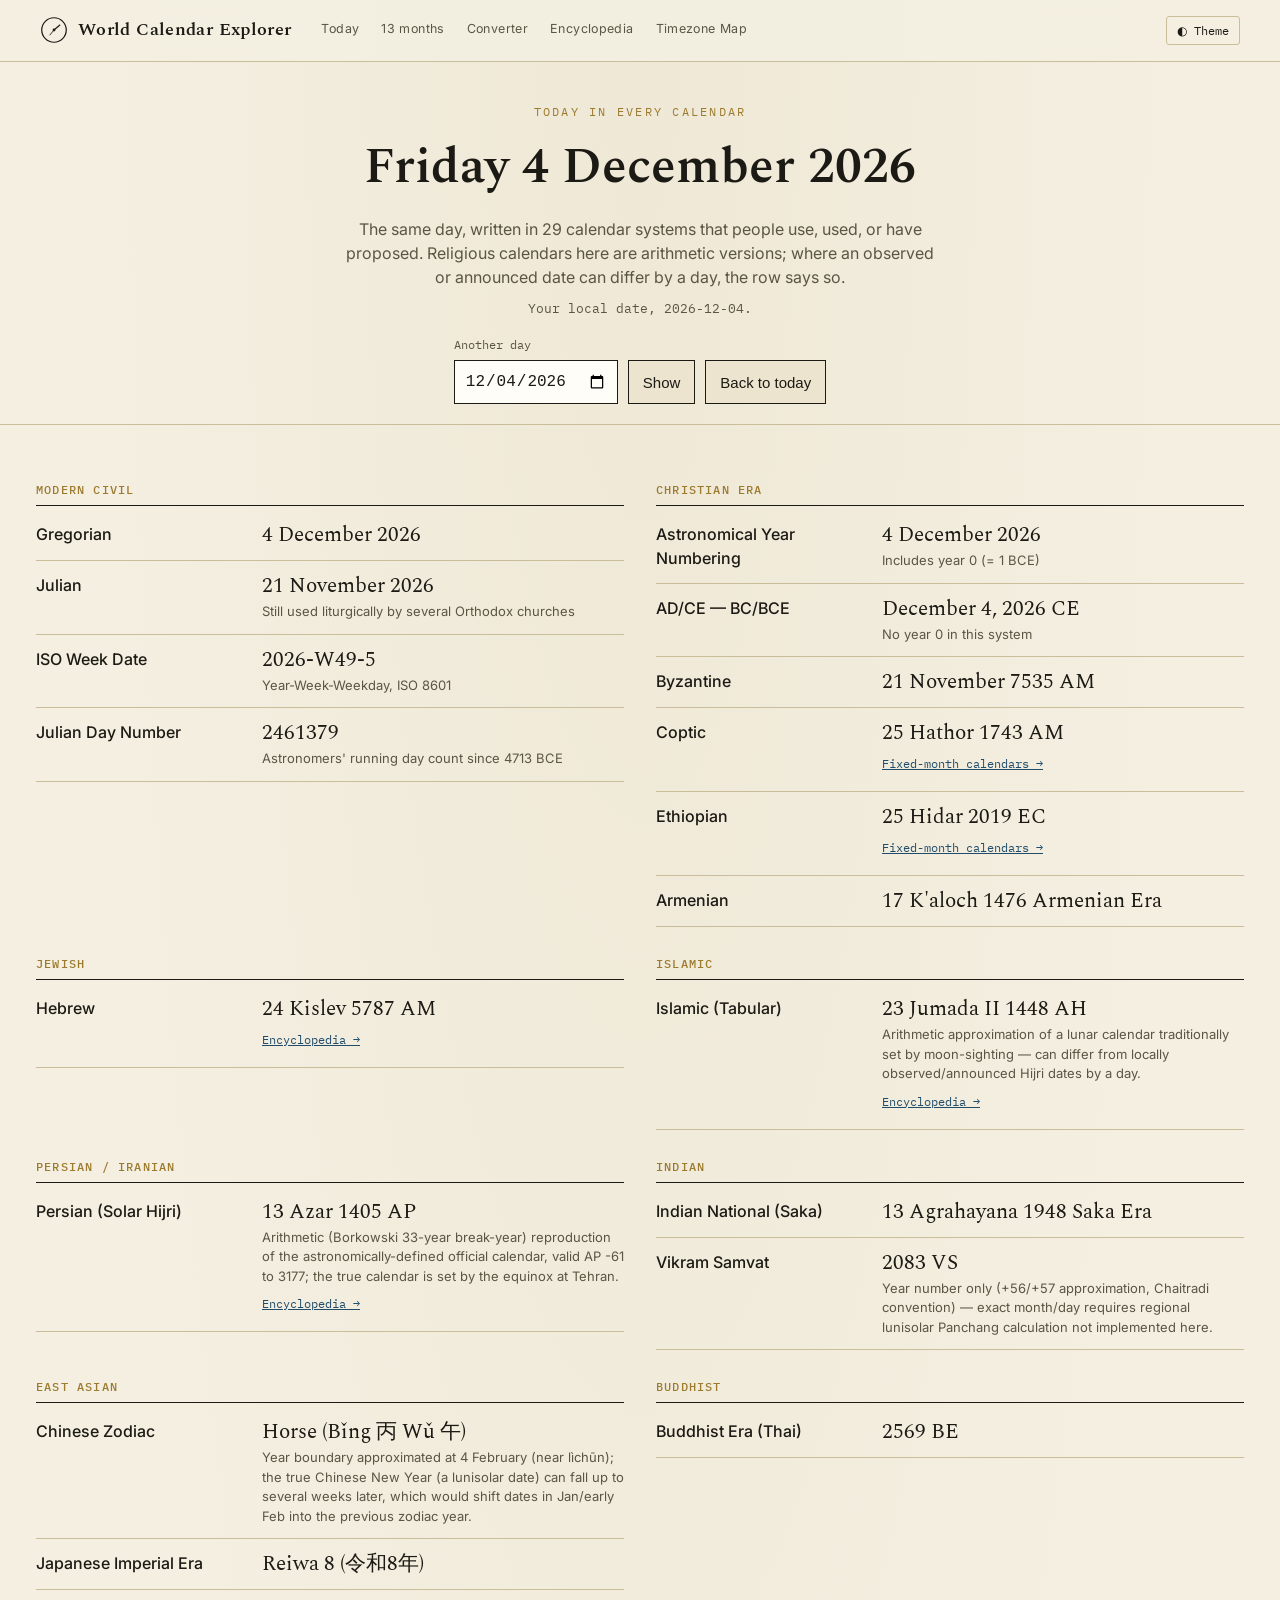
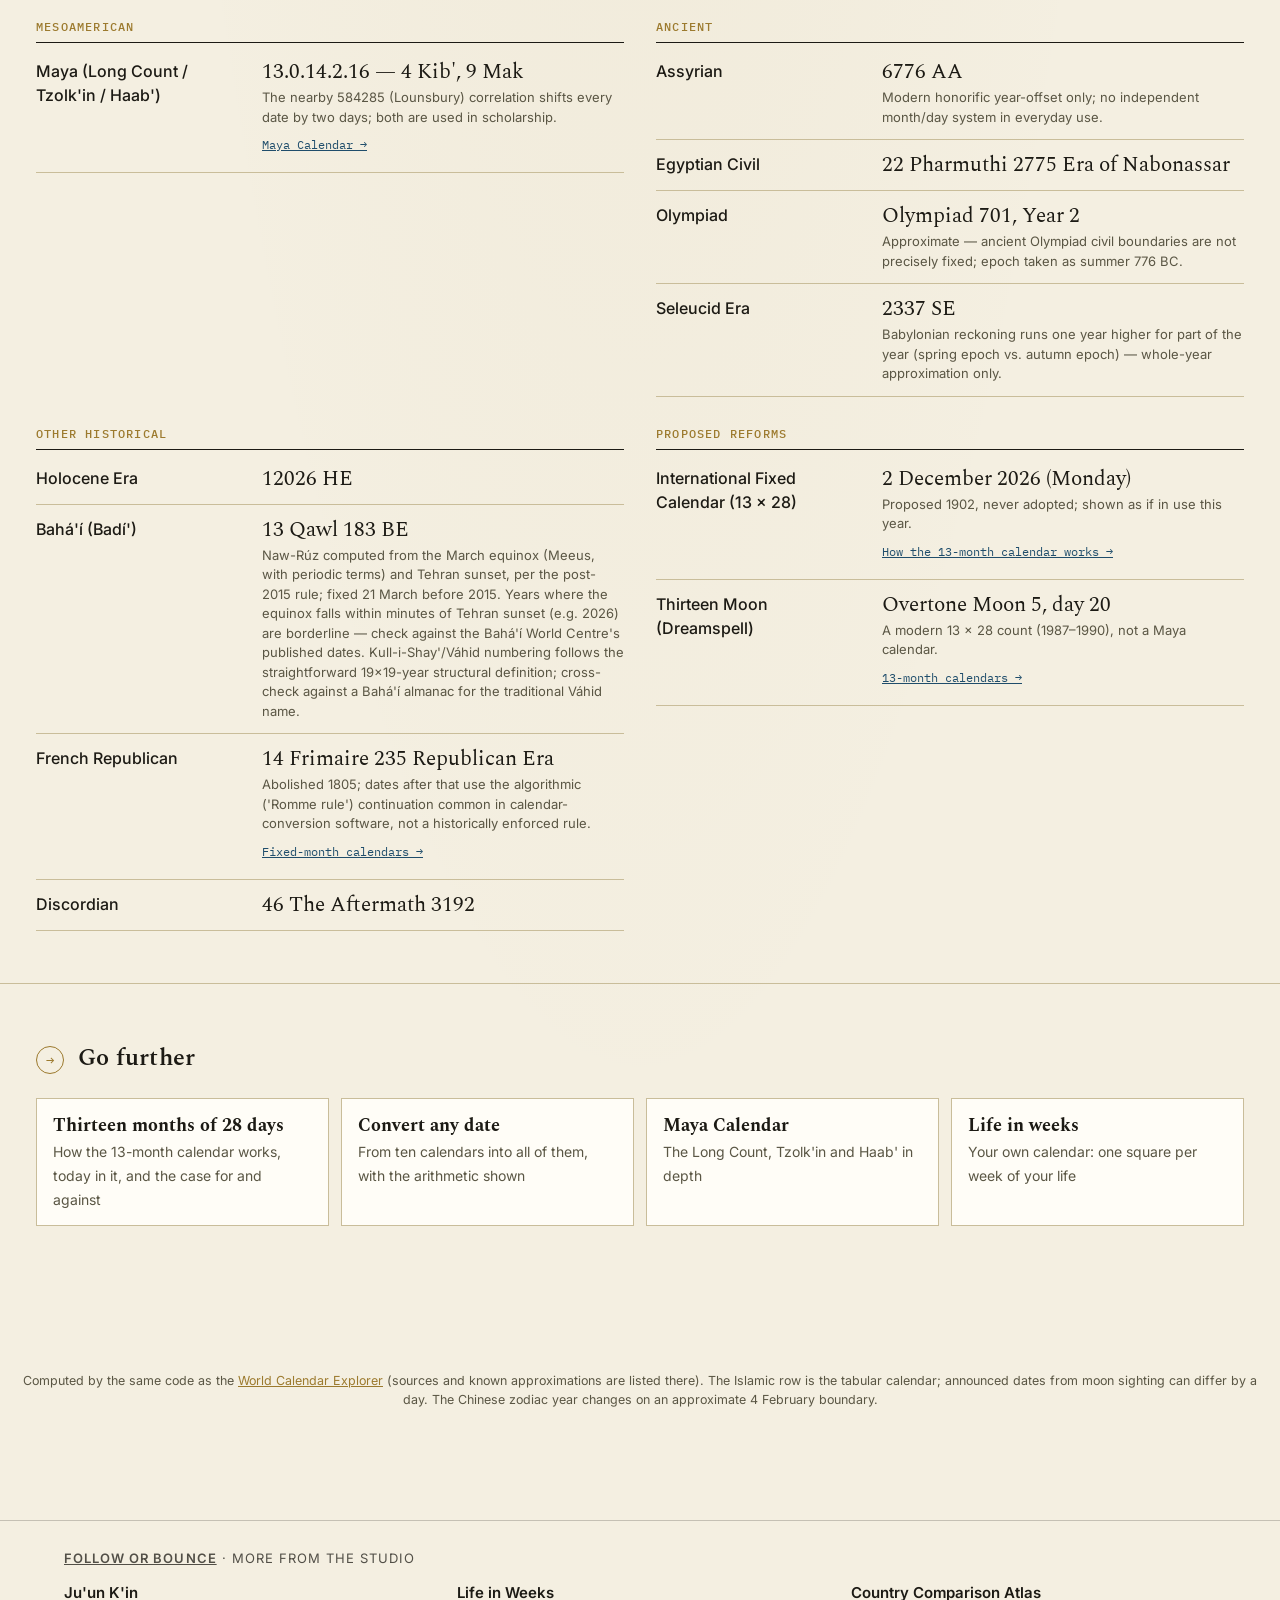
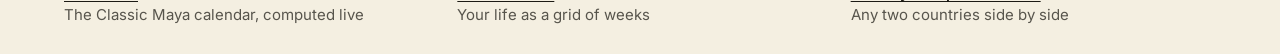
<file: today.html>
<!DOCTYPE html>
<html lang="en">
<head>
<meta charset="UTF-8">
<meta name="viewport" content="width=device-width, initial-scale=1.0, viewport-fit=cover">
<title>Today's Date in Every Calendar: Hebrew, Islamic, Persian, Maya and More · World Calendar Explorer</title>
<meta name="description" content="Today's date in 29 calendar systems at once: Hebrew, Islamic, Persian, Indian, Chinese zodiac, Japanese era, Ethiopian, Coptic, Maya Long Count, the 13-month calendar and more. Updated every day.">
<link rel="canonical" href="https://followorbounce.github.io/world-calendar-explorer/today">
<meta property="og:type" content="website">
<meta property="og:site_name" content="World Calendar Explorer">
<meta property="og:title" content="Today's date in every calendar">
<meta property="og:url" content="https://followorbounce.github.io/world-calendar-explorer/today">
<meta property="og:description" content="Today's date in 29 calendar systems at once, from the Hebrew and Islamic calendars to the Maya Long Count. Updated every day.">
<meta property="og:image" content="https://followorbounce.github.io/world-calendar-explorer/og/today.jpg">
<meta property="og:image:width" content="1200">
<meta property="og:image:height" content="630">
<meta property="og:image:alt" content="Today&#x27;s date in every calendar — World Calendar Explorer">
<meta name="twitter:card" content="summary_large_image">
<meta name="twitter:image" content="https://followorbounce.github.io/world-calendar-explorer/og/today.jpg">
<link rel="preconnect" href="https://fonts.googleapis.com">
<link rel="preconnect" href="https://fonts.gstatic.com" crossorigin>
<link href="https://fonts.googleapis.com/css2?family=IBM+Plex+Mono:wght@400;500;600&family=Inter:wght@400;500;600&family=Spectral:wght@500;600;700&display=swap" rel="stylesheet">
<link rel="stylesheet" href="style.css">
<script>
(function(){
  try {
    var s = localStorage.getItem('fb-theme') || localStorage.getItem('wce-theme');
    if (s) document.documentElement.setAttribute('data-theme', s);
    else if (window.matchMedia('(prefers-color-scheme:dark)').matches)
      document.documentElement.setAttribute('data-theme','dark');
  } catch(e){}
})();
</script>
<style>
.wrap { padding-left: max(16px, env(safe-area-inset-left)); padding-right: max(16px, env(safe-area-inset-right)); }
.stamp { font-family: var(--font-mono); font-size: 13px; color: var(--ink-dim); margin-top: 10px; }
.grid { display: grid; grid-template-columns: repeat(auto-fit, minmax(min(100%, 520px), 1fr)); gap: 0 32px; }
.grp { break-inside: avoid; margin-bottom: 28px; padding: 0; border: 0; }
.grp h2 { font-family: var(--font-mono); font-size: 12px; font-weight: 500; letter-spacing: .1em; text-transform: uppercase; color: var(--brass); border-bottom: 1px solid var(--line-strong); padding-bottom: 6px; margin: 0 0 4px; }
.grp dl { margin: 0; }
.row { display: grid; grid-template-columns: minmax(0, 13rem) minmax(0, 1fr); gap: 4px 18px; padding: 12px 0; border-bottom: 1px solid var(--line); }
.row dt { font-weight: 500; }
.row dd { margin: 0; display: grid; gap: 3px; }
.row .v { font-family: var(--font-display); font-size: 1.3rem; line-height: 1.25; }
.row .n { font-size: 13px; color: var(--ink-dim); }
.row .more { font-family: var(--font-mono); font-size: 12px; color: var(--accent-2); justify-self: start; padding: 6px 0; }
.row:target { background: color-mix(in srgb, var(--brass) 14%, transparent); }
.links { display: grid; grid-template-columns: repeat(auto-fit, minmax(min(100%, 240px), 1fr)); gap: 12px; margin-top: 8px; }
.links a { display: block; border: 1px solid var(--line); background: var(--panel); padding: 14px 16px; color: var(--ink); text-decoration: none; min-height: 44px; }
.links a b { display: block; font-family: var(--font-display); font-size: 1.1rem; }
.links a span { font-size: 14px; color: var(--ink-dim); }
.pick { display: flex; flex-wrap: wrap; gap: 10px; align-items: end; justify-content: center; margin-top: 18px; }
.pick label { display: grid; gap: 6px; font-family: var(--font-mono); font-size: 12px; color: var(--ink-dim); text-align: left; }
.pick input { font-size: 16px; min-height: 44px; padding: 8px 10px; border: 1px solid var(--line-strong); background: var(--panel); color: var(--ink); }
.pick button { min-height: 44px; padding: 8px 14px; font-size: 15px; border: 1px solid var(--line-strong); background: var(--paper-alt); color: var(--ink); cursor: pointer; }
@media (max-width: 560px) { .row { grid-template-columns: 1fr; } }
</style>
<script defer src="https://static.cloudflareinsights.com/beacon.min.js" data-cf-beacon='{"token": "bba4e16a7d9b4d9985eda0cda2624e60"}'></script>
<!-- fob-ga --><script async src="https://www.googletagmanager.com/gtag/js?id=G-CE86H6X7Z7"></script>
<script>window.dataLayer=window.dataLayer||[];function gtag(){dataLayer.push(arguments);}gtag('js',new Date());gtag('config','G-CE86H6X7Z7');</script><!-- /fob-ga -->
</head>
<body>

<div class="topbar">
  <div class="topbar-inner">
    <a href="./" class="brand">
      <svg class="glyph" viewBox="0 0 32 32" aria-hidden="true">
        <circle cx="16" cy="16" r="14" fill="none" stroke="currentColor" stroke-width="1.4"/>
        <circle cx="16" cy="16" r="1.6" fill="currentColor"/>
        <path d="M16 16 L23 10" stroke="currentColor" stroke-width="1.4"/>
        <path d="M16 16 L11 22" stroke="currentColor" stroke-width="1"/>
      </svg>
      World Calendar Explorer
    </a>
    <nav class="section-nav" aria-label="Pages">
      <a href="today" aria-current="page">Today</a>
      <a href="thirteen-months">13 months</a>
      <a href="./#converter">Converter</a>
      <a href="./#encyclopedia">Encyclopedia</a>
      <a href="timezones.html">Timezone Map</a>
    </nav>
    <button class="theme-toggle" id="themeToggle" type="button" aria-label="Toggle dark/light theme">◐ Theme</button>
  </div>
</div>

<main>
  <section class="hero">
    <div class="wrap">
      <div class="eyebrow">Today in every calendar</div>
      <h1 id="dateH"><!--static:date-->Friday 27 November 2026<!--/static--></h1>
      <p>The same day, written in <span id="count"><!--static:count-->29<!--/static--></span> calendar systems that people use, used, or have proposed. Religious calendars here are arithmetic versions; where an observed or announced date can differ by a day, the row says so.</p>
      <div class="stamp" id="stamp"><!--static:stamp-->Page written for 2026-11-27 (Pacific time); your browser updates it to your own date.<!--/static--></div>
      <form class="pick" id="pick">
        <label for="other">Another day<input type="date" id="other"></label>
        <button type="submit">Show</button>
        <button type="button" id="back">Back to today</button>
      </form>
    </div>
  </section>

  <section>
    <div class="wrap">
      <div class="grid" id="rows"><!--static:rows-->
<section class="grp" aria-labelledby="g-modern"><h2 id="g-modern">Modern Civil</h2><dl><div class="row" id="gregorian"><dt>Gregorian</dt><dd><span class="v">27 November 2026</span></dd></div><div class="row" id="julian"><dt>Julian</dt><dd><span class="v">14 November 2026</span><span class="n">Still used liturgically by several Orthodox churches</span></dd></div><div class="row" id="isoweek"><dt>ISO Week Date</dt><dd><span class="v">2026-W48-5</span><span class="n">Year-Week-Weekday, ISO 8601</span></dd></div><div class="row" id="jdn"><dt>Julian Day Number</dt><dd><span class="v">2461372</span><span class="n">Astronomers' running day count since 4713 BCE</span></dd></div></dl></section>
<section class="grp" aria-labelledby="g-christian"><h2 id="g-christian">Christian Era</h2><dl><div class="row" id="astroyear"><dt>Astronomical Year Numbering</dt><dd><span class="v">27 November 2026</span><span class="n">Includes year 0 (= 1 BCE)</span></dd></div><div class="row" id="adbc"><dt>AD/CE — BC/BCE</dt><dd><span class="v">November 27, 2026 CE</span><span class="n">No year 0 in this system</span></dd></div><div class="row" id="byzantine"><dt>Byzantine</dt><dd><span class="v">14 November 7535 AM</span></dd></div><div class="row" id="coptic"><dt>Coptic</dt><dd><span class="v">18 Hathor 1743 AM</span><a class="more" href="./thirteen-months#crossing">Fixed-month calendars →</a></dd></div><div class="row" id="ethiopian"><dt>Ethiopian</dt><dd><span class="v">18 Hidar 2019 EC</span><a class="more" href="./thirteen-months#crossing">Fixed-month calendars →</a></dd></div><div class="row" id="armenian"><dt>Armenian</dt><dd><span class="v">10 K'aloch 1476 Armenian Era</span></dd></div></dl></section>
<section class="grp" aria-labelledby="g-jewish"><h2 id="g-jewish">Jewish</h2><dl><div class="row" id="hebrew"><dt>Hebrew</dt><dd><span class="v">17 Kislev 5787 AM</span><a class="more" href="./#encyclopedia">Encyclopedia →</a></dd></div></dl></section>
<section class="grp" aria-labelledby="g-islamic"><h2 id="g-islamic">Islamic</h2><dl><div class="row" id="islamic"><dt>Islamic (Tabular)</dt><dd><span class="v">16 Jumada II 1448 AH</span><span class="n">Arithmetic approximation of a lunar calendar traditionally set by moon-sighting — can differ from locally observed/announced Hijri dates by a day.</span><a class="more" href="./#encyclopedia">Encyclopedia →</a></dd></div></dl></section>
<section class="grp" aria-labelledby="g-persian"><h2 id="g-persian">Persian / Iranian</h2><dl><div class="row" id="persian"><dt>Persian (Solar Hijri)</dt><dd><span class="v">6 Azar 1405 AP</span><span class="n">Arithmetic (Borkowski 33-year break-year) reproduction of the astronomically-defined official calendar, valid AP -61 to 3177; the true calendar is set by the equinox at Tehran.</span><a class="more" href="./#encyclopedia">Encyclopedia →</a></dd></div></dl></section>
<section class="grp" aria-labelledby="g-indian"><h2 id="g-indian">Indian</h2><dl><div class="row" id="indian"><dt>Indian National (Saka)</dt><dd><span class="v">6 Agrahayana 1948 Saka Era</span></dd></div><div class="row" id="vikram"><dt>Vikram Samvat</dt><dd><span class="v">2083 VS</span><span class="n">Year number only (+56/+57 approximation, Chaitradi convention) — exact month/day requires regional lunisolar Panchang calculation not implemented here.</span></dd></div></dl></section>
<section class="grp" aria-labelledby="g-eastasian"><h2 id="g-eastasian">East Asian</h2><dl><div class="row" id="chinesezodiac"><dt>Chinese Zodiac</dt><dd><span class="v">Horse (Bǐng 丙 Wǔ 午)</span><span class="n">Year boundary approximated at 4 February (near lìchūn); the true Chinese New Year (a lunisolar date) can fall up to several weeks later, which would shift dates in Jan/early Feb into the previous zodiac year.</span></dd></div><div class="row" id="japanese"><dt>Japanese Imperial Era</dt><dd><span class="v">Reiwa 8 (令和8年)</span></dd></div></dl></section>
<section class="grp" aria-labelledby="g-buddhist"><h2 id="g-buddhist">Buddhist</h2><dl><div class="row" id="buddhist"><dt>Buddhist Era (Thai)</dt><dd><span class="v">2569 BE</span></dd></div></dl></section>
<section class="grp" aria-labelledby="g-mesoamerican"><h2 id="g-mesoamerican">Mesoamerican</h2><dl><div class="row" id="maya"><dt>Maya (Long Count / Tzolk'in / Haab')</dt><dd><span class="v">13.0.14.2.9 — 10 Muluk, 2 Mak</span><span class="n">The nearby 584285 (Lounsbury) correlation shifts every date by two days; both are used in scholarship.</span><a class="more" href="https://followorbounce.github.io/Maya-Calendar/">Maya Calendar →</a></dd></div></dl></section>
<section class="grp" aria-labelledby="g-ancient"><h2 id="g-ancient">Ancient</h2><dl><div class="row" id="assyrian"><dt>Assyrian</dt><dd><span class="v">6776 AA</span><span class="n">Modern honorific year-offset only; no independent month/day system in everyday use.</span></dd></div><div class="row" id="egyptian"><dt>Egyptian Civil</dt><dd><span class="v">15 Pharmuthi 2775 Era of Nabonassar</span></dd></div><div class="row" id="olympiad"><dt>Olympiad</dt><dd><span class="v">Olympiad 701, Year 2</span><span class="n">Approximate — ancient Olympiad civil boundaries are not precisely fixed; epoch taken as summer 776 BC.</span></dd></div><div class="row" id="seleucid"><dt>Seleucid Era</dt><dd><span class="v">2337 SE</span><span class="n">Babylonian reckoning runs one year higher for part of the year (spring epoch vs. autumn epoch) — whole-year approximation only.</span></dd></div></dl></section>
<section class="grp" aria-labelledby="g-other"><h2 id="g-other">Other Historical</h2><dl><div class="row" id="holocene"><dt>Holocene Era</dt><dd><span class="v">12026 HE</span></dd></div><div class="row" id="bahai"><dt>Bahá'í (Badí')</dt><dd><span class="v">6 Qawl 183 BE</span><span class="n">Naw-Rúz computed from the March equinox (Meeus, with periodic terms) and Tehran sunset, per the post-2015 rule; fixed 21 March before 2015. Years where the equinox falls within minutes of Tehran sunset (e.g. 2026) are borderline — check against the Bahá'í World Centre's published dates. Kull-i-Shay'/Váhid numbering follows the straightforward 19×19-year structural definition; cross-check against a Bahá'í almanac for the traditional Váhid name.</span></dd></div><div class="row" id="frenchrep"><dt>French Republican</dt><dd><span class="v">7 Frimaire 235 Republican Era</span><span class="n">Abolished 1805; dates after that use the algorithmic ('Romme rule') continuation common in calendar-conversion software, not a historically enforced rule.</span><a class="more" href="./thirteen-months#crossing">Fixed-month calendars →</a></dd></div><div class="row" id="discordian"><dt>Discordian</dt><dd><span class="v">39 The Aftermath 3192</span></dd></div></dl></section>
<section class="grp" aria-labelledby="g-reform"><h2 id="g-reform">Proposed reforms</h2><dl><div class="row" id="ifc"><dt>International Fixed Calendar (13 × 28)</dt><dd><span class="v">23 November 2026 (Monday)</span><span class="n">Proposed 1902, never adopted; shown as if in use this year.</span><a class="more" href="./thirteen-months">How the 13-month calendar works →</a></dd></div><div class="row" id="thirteenmoon"><dt>Thirteen Moon (Dreamspell)</dt><dd><span class="v">Overtone Moon 5, day 13</span><span class="n">A modern 13 × 28 count (1987–1990), not a Maya calendar.</span><a class="more" href="./thirteen-months#history">13-month calendars →</a></dd></div></dl></section>
<!--/static--></div>
    </div>
  </section>

  <section>
    <div class="wrap">
      <div class="section-head"><span class="section-num">→</span><h2>Go further</h2></div>
      <div class="links">
        <a href="thirteen-months"><b>Thirteen months of 28 days</b><span>How the 13-month calendar works, today in it, and the case for and against</span></a>
        <a href="./#converter"><b>Convert any date</b><span>From ten calendars into all of them, with the arithmetic shown</span></a>
        <a href="https://followorbounce.github.io/Maya-Calendar/"><b>Maya Calendar</b><span>The Long Count, Tzolk'in and Haab' in depth</span></a>
        <a href="https://followorbounce.github.io/life-in-weeks"><b>Life in weeks</b><span>Your own calendar: one square per week of your life</span></a>
      </div>
    </div>
  </section>
</main>

<footer>
  <p>Computed by the same code as the <a href="./">World Calendar Explorer</a> (sources and known approximations are listed there). The Islamic row is the tabular calendar; announced dates from moon sighting can differ by a day. The Chinese zodiac year changes on an approximate 4 February boundary.</p>
</footer>

<script src="js/core.js"></script>
<script src="js/calendars/ancient.js"></script>
<script src="js/calendars/asian.js"></script>
<script src="js/calendars/abrahamic.js"></script>
<script src="js/calendars/maya.js"></script>
<script src="js/calendars/thirteen.js"></script>
<script src="js/registry.js"></script>
<script src="js/today.js"></script>
<script>
(function () {
  "use strict";
  var $ = function (id) { return document.getElementById(id); };
  function local() { var n = new Date(); return [n.getFullYear(), n.getMonth() + 1, n.getDate()]; }
  function iso(a) { return a[0] + '-' + String(a[1]).padStart(2, '0') + '-' + String(a[2]).padStart(2, '0'); }
  var shown = null, onToday = true;          // onToday: follow the date across midnight unless the reader picked another day
  function show(a, isToday) {
    onToday = isToday;
    if (shown === iso(a)) return;
    shown = iso(a);
    $('dateH').textContent = TodayPage.longDate(a[0], a[1], a[2]);
    $('rows').innerHTML = TodayPage.html(a[0], a[1], a[2]);
    $('count').textContent = TodayPage.count(a[0], a[1], a[2]);
    $('stamp').textContent = isToday ? 'Your local date, ' + iso(a) + '.' : 'Showing ' + iso(a) + ', not today.';
    $('other').value = iso(a);
    if (location.hash) { var t = document.getElementById(location.hash.slice(1)); if (t) t.scrollIntoView(); }
  }
  show(local(), true);
  $('pick').addEventListener('submit', function (e) {
    e.preventDefault(); var v = $('other').value; if (!v) return;
    var p = v.split('-').map(Number); show(p, iso(p) === iso(local()));
  });
  $('back').addEventListener('click', function () { show(local(), true); });
  var n = new Date(), ms = new Date(n.getFullYear(), n.getMonth(), n.getDate() + 1, 0, 0, 5) - n;
  setTimeout(function tick() { if (onToday) show(local(), true); setTimeout(tick, 864e5); }, ms);

  document.getElementById('themeToggle').addEventListener('click', function () {
    var cur = document.documentElement.getAttribute('data-theme') ||
      (window.matchMedia('(prefers-color-scheme:dark)').matches ? 'dark' : 'light');
    var next = cur === 'dark' ? 'light' : 'dark';
    document.documentElement.setAttribute('data-theme', next);
    try { localStorage.setItem('fb-theme', next); } catch (e) {}
  });
})();
</script>
<!-- fob-network -->
<aside class="fob-net" aria-label="More from Follow or Bounce"><style>.fob-net{border-top:1px solid;border-color:color-mix(in srgb,currentColor 22%,transparent);margin-top:48px;padding:28px max(16px,env(safe-area-inset-right,0px)) calc(28px + env(safe-area-inset-bottom,0px)) max(16px,env(safe-area-inset-left,0px));font-size:15px;line-height:1.45;clear:both}.fob-net>div{max-width:72rem;margin:0 auto}.fob-net p{margin:0 0 14px;font-size:13px;letter-spacing:.08em;text-transform:uppercase;opacity:.75}.fob-net p a{color:inherit;font-weight:600}.fob-net ul{list-style:none;margin:0;padding:0;display:grid;grid-template-columns:repeat(auto-fit,minmax(14rem,1fr));gap:10px 28px}.fob-net li a{display:block;min-height:44px;color:inherit;text-decoration:none}.fob-net li b{display:block;font-weight:600;text-decoration:underline;text-underline-offset:3px;text-decoration-thickness:1px}.fob-net li span{display:block;opacity:.72}.fob-net a:focus-visible{outline:2px solid currentColor;outline-offset:3px}</style><div><p><a href="https://followorbounce.github.io/">Follow or Bounce</a> · more from the studio</p><ul><li><a href="https://followorbounce.github.io/Maya-Calendar/"><b>Ju&#x27;un K&#x27;in</b><span>The Classic Maya calendar, computed live</span></a></li><li><a href="https://followorbounce.github.io/life-in-weeks"><b>Life in Weeks</b><span>Your life as a grid of weeks</span></a></li><li><a href="https://followorbounce.github.io/country-atlas/"><b>Country Comparison Atlas</b><span>Any two countries side by side</span></a></li></ul></div></aside>
<!-- /fob-network -->
</body>
</html>
</file>
<file: style.css>
/* ============================================================
   World Calendar Explorer — design system.
   Reference: observatory instruments, antique scientific atlases,
   mechanical clocks, NASA/Smithsonian exhibit design. Two themes:
   "Observatory" (dark) and "Atlas" (light parchment).
   ============================================================ */
:root {
  --ink: #1c1a14;
  --ink-dim: #5a5644;
  --paper: #f4efe1;
  --paper-alt: #ece4cf;
  --panel: #fffdf7;
  --line: #c9bd9a;
  --line-strong: #1c1a14;
  --brass: #9c7a2e;
  --brass-bright: #b8923f;
  --accent: #8a2c1e;
  --accent-2: #1f4d6b;
  --good: #3a6b35;
  --shadow: rgba(28, 26, 20, 0.18);

  --font-display: "Spectral", Georgia, serif;
  --font-body: "Inter", -apple-system, sans-serif;
  --font-mono: "IBM Plex Mono", monospace;

  --radius: 3px;
  --max-width: 1240px;
}

:root[data-theme="dark"] {
  --ink: #ece4cf;
  --ink-dim: #a99f80;
  --paper: #14171f;
  --paper-alt: #1b1f29;
  --panel: #1a1e27;
  --line: #333a49;
  --line-strong: #ece4cf;
  --brass: #c9a24b;
  --brass-bright: #e6c878;
  --accent: #d16a52;
  --accent-2: #6fa8c9;
  --good: #7bbf72;
  --shadow: rgba(0, 0, 0, 0.5);
}

@media (prefers-color-scheme: dark) {
  :root:not([data-theme="light"]) {
    --ink: #ece4cf;
    --ink-dim: #a99f80;
    --paper: #14171f;
    --paper-alt: #1b1f29;
    --panel: #1a1e27;
    --line: #333a49;
    --line-strong: #ece4cf;
    --brass: #c9a24b;
    --brass-bright: #e6c878;
    --accent: #d16a52;
    --accent-2: #6fa8c9;
    --good: #7bbf72;
    --shadow: rgba(0, 0, 0, 0.5);
  }
}

* { box-sizing: border-box; }

html { scroll-behavior: smooth; }

body {
  margin: 0;
  background: var(--paper);
  background-image:
    radial-gradient(ellipse at top, color-mix(in srgb, var(--brass) 6%, transparent), transparent 60%);
  color: var(--ink);
  font-family: var(--font-body);
  line-height: 1.5;
  transition: background 0.2s ease, color 0.2s ease;
}

.wrap {
  max-width: var(--max-width);
  margin: 0 auto;
  padding: 0 20px;
}

/* ---------- Top bar ---------- */
.topbar {
  position: sticky;
  top: 0;
  z-index: 50;
  background: color-mix(in srgb, var(--paper) 92%, transparent);
  backdrop-filter: blur(6px);
  border-bottom: 1px solid var(--line);
}

.topbar-inner {
  display: flex;
  align-items: center;
  gap: 20px;
  padding: 12px 20px;
  max-width: var(--max-width);
  margin: 0 auto;
}

.brand {
  display: flex;
  align-items: center;
  gap: 10px;
  font-family: var(--font-display);
  font-size: 1.15rem;
  font-weight: 600;
  letter-spacing: 0.02em;
  color: var(--ink);
  text-decoration: none;
  white-space: nowrap;
}

.brand .glyph {
  width: 28px;
  height: 28px;
  flex-shrink: 0;
}

.section-nav {
  display: flex;
  gap: 2px;
  overflow-x: auto;
  scrollbar-width: none;
  flex: 1;
}
.section-nav::-webkit-scrollbar { display: none; }

.section-nav a {
  color: var(--ink-dim);
  text-decoration: none;
  font-size: 0.78rem;
  letter-spacing: 0.03em;
  padding: 8px 10px;
  white-space: nowrap;
  border-bottom: 2px solid transparent;
  transition: color 0.15s ease, border-color 0.15s ease;
}
.section-nav a:hover,
.section-nav a.active {
  color: var(--ink);
  border-color: var(--brass);
}

.theme-toggle {
  background: transparent;
  border: 1px solid var(--line);
  color: var(--ink);
  border-radius: var(--radius);
  padding: 6px 10px;
  font-family: var(--font-mono);
  font-size: 0.75rem;
  cursor: pointer;
  white-space: nowrap;
}
.theme-toggle:hover { border-color: var(--brass); }

/* ---------- Sections ---------- */
main { padding-bottom: 80px; }

section {
  padding: 56px 0 24px;
  border-bottom: 1px solid var(--line);
}
section:last-child { border-bottom: none; }

.section-head {
  display: flex;
  align-items: baseline;
  gap: 14px;
  margin-bottom: 22px;
}

.section-num {
  font-family: var(--font-mono);
  font-size: 0.85rem;
  color: var(--brass);
  border: 1px solid var(--brass);
  border-radius: 50%;
  width: 28px;
  height: 28px;
  display: flex;
  align-items: center;
  justify-content: center;
  flex-shrink: 0;
}

h1, h2, h3 {
  font-family: var(--font-display);
  font-weight: 600;
  margin: 0;
  color: var(--ink);
}

h1 { font-size: 2.1rem; }
h2 { font-size: 1.5rem; letter-spacing: 0.01em; }
h3 { font-size: 1.05rem; }

.section-sub {
  color: var(--ink-dim);
  font-size: 0.92rem;
  max-width: 68ch;
  margin: 0 0 24px;
}

/* ---------- Hero / dashboard ---------- */
.hero {
  padding: 40px 0 20px;
  text-align: center;
}
.hero .eyebrow {
  font-family: var(--font-mono);
  font-size: 0.78rem;
  letter-spacing: 0.18em;
  text-transform: uppercase;
  color: var(--brass);
  margin-bottom: 10px;
}
.hero h1 { font-size: clamp(2rem, 5vw, 3.1rem); }
.hero p { color: var(--ink-dim); max-width: 60ch; margin: 12px auto 0; }

.dash-grid {
  display: grid;
  grid-template-columns: repeat(auto-fit, minmax(190px, 1fr));
  gap: 14px;
  margin-top: 32px;
}

.dash-card {
  background: var(--panel);
  border: 1px solid var(--line);
  border-radius: var(--radius);
  padding: 16px 18px;
  box-shadow: 0 2px 8px var(--shadow);
}
.dash-card .label {
  font-family: var(--font-mono);
  font-size: 0.68rem;
  letter-spacing: 0.12em;
  text-transform: uppercase;
  color: var(--brass);
  margin-bottom: 8px;
}
.dash-card .value {
  font-family: var(--font-mono);
  font-size: 1.25rem;
  color: var(--ink);
  word-break: break-word;
}
.dash-card .sub {
  font-size: 0.78rem;
  color: var(--ink-dim);
  margin-top: 4px;
}

/* ---------- Card / panel ---------- */
.panel {
  background: var(--panel);
  border: 1px solid var(--line);
  border-radius: var(--radius);
  padding: 20px;
  box-shadow: 0 2px 8px var(--shadow);
}

/* ---------- Converter ---------- */
.converter {
  display: grid;
  grid-template-columns: minmax(220px, 320px) 1fr;
  gap: 24px;
  align-items: start;
}
@media (max-width: 760px) {
  .converter { grid-template-columns: 1fr; }
}

.converter-input label {
  display: block;
  font-family: var(--font-mono);
  font-size: 0.72rem;
  letter-spacing: 0.1em;
  text-transform: uppercase;
  color: var(--brass);
  margin: 14px 0 6px;
}
.converter-input label:first-child { margin-top: 0; }

.converter-input input[type="date"],
.converter-input input[type="text"] {
  width: 100%;
  background: var(--paper-alt);
  border: 1px solid var(--line);
  border-radius: var(--radius);
  color: var(--ink);
  padding: 9px 10px;
  font-family: var(--font-mono);
  font-size: 0.95rem;
}

.btn {
  background: var(--ink);
  color: var(--paper);
  border: 1px solid var(--ink);
  border-radius: var(--radius);
  padding: 9px 16px;
  font-family: var(--font-body);
  font-weight: 600;
  font-size: 0.82rem;
  cursor: pointer;
  transition: opacity 0.15s ease;
}
.btn:hover { opacity: 0.82; }
.btn.secondary {
  background: transparent;
  color: var(--ink);
  border-color: var(--line);
}
.btn-row { display: flex; gap: 8px; margin-top: 14px; flex-wrap: wrap; }

.result-grid {
  display: grid;
  grid-template-columns: repeat(auto-fill, minmax(230px, 1fr));
  gap: 10px;
}
.result-card {
  border: 1px solid var(--line);
  border-radius: var(--radius);
  padding: 12px 14px;
  background: var(--paper-alt);
}
.result-card .cal-name {
  font-family: var(--font-mono);
  font-size: 0.68rem;
  letter-spacing: 0.08em;
  text-transform: uppercase;
  color: var(--brass);
}
.result-card .cal-value {
  font-size: 0.95rem;
  margin-top: 4px;
  color: var(--ink);
}
.result-card .cal-note {
  font-size: 0.74rem;
  color: var(--ink-dim);
  margin-top: 4px;
}

/* ---------- Table ---------- */
.table-scroll { overflow-x: auto; }
table.calendar-table {
  width: 100%;
  border-collapse: collapse;
  font-size: 0.86rem;
}
table.calendar-table caption { display: none; }
table.calendar-table th,
table.calendar-table td {
  text-align: left;
  padding: 9px 12px;
  border-bottom: 1px solid var(--line);
  white-space: nowrap;
}
table.calendar-table th {
  font-family: var(--font-mono);
  font-size: 0.7rem;
  letter-spacing: 0.08em;
  text-transform: uppercase;
  color: var(--brass);
  border-bottom: 2px solid var(--line-strong);
  position: sticky;
  top: 0;
  background: var(--panel);
}
table.calendar-table tbody tr:hover { background: var(--paper-alt); }
table.calendar-table td.category {
  font-family: var(--font-mono);
  font-size: 0.68rem;
  color: var(--ink-dim);
}

/* ---------- Filter chips ---------- */
.chip-row { display: flex; gap: 6px; flex-wrap: wrap; margin-bottom: 16px; }
.chip {
  border: 1px solid var(--line);
  border-radius: 999px;
  padding: 5px 12px;
  font-size: 0.74rem;
  font-family: var(--font-mono);
  cursor: pointer;
  color: var(--ink-dim);
  background: transparent;
}
.chip.active { background: var(--brass); border-color: var(--brass); color: var(--panel); }

/* ---------- Encyclopedia ---------- */
.encyclopedia-list {
  display: grid;
  gap: 10px;
}
.encyclo-entry {
  border: 1px solid var(--line);
  border-radius: var(--radius);
  background: var(--panel);
}
.encyclo-entry summary {
  cursor: pointer;
  padding: 14px 18px;
  font-family: var(--font-display);
  font-weight: 600;
  font-size: 1.02rem;
  list-style: none;
  display: flex;
  justify-content: space-between;
  align-items: center;
  gap: 12px;
}
.encyclo-entry summary::-webkit-details-marker { display: none; }
.encyclo-entry summary .tag {
  font-family: var(--font-mono);
  font-size: 0.68rem;
  color: var(--brass);
  text-transform: uppercase;
  letter-spacing: 0.06em;
  font-weight: 400;
}
.encyclo-body {
  padding: 0 18px 18px;
  display: grid;
  gap: 10px;
}
.encyclo-body dl {
  display: grid;
  grid-template-columns: 140px 1fr;
  gap: 6px 14px;
  margin: 0;
  font-size: 0.88rem;
}
.encyclo-body dt {
  font-family: var(--font-mono);
  font-size: 0.72rem;
  color: var(--brass);
  text-transform: uppercase;
  letter-spacing: 0.05em;
}
.encyclo-body dd { margin: 0; color: var(--ink); }
.encyclo-body p { margin: 0; font-size: 0.9rem; }

/* ---------- Timeline ---------- */
.timeline {
  position: relative;
  padding-left: 28px;
  border-left: 2px solid var(--line);
}
.timeline-item {
  position: relative;
  padding-bottom: 26px;
}
.timeline-item::before {
  content: "";
  position: absolute;
  left: -34px;
  top: 4px;
  width: 11px;
  height: 11px;
  border-radius: 50%;
  background: var(--brass);
  border: 2px solid var(--paper);
  box-shadow: 0 0 0 1px var(--brass);
}
.timeline-item .t-year {
  font-family: var(--font-mono);
  font-size: 0.78rem;
  color: var(--brass);
  font-weight: 600;
}
.timeline-item h3 { margin: 3px 0 4px; font-size: 1rem; }
.timeline-item p { margin: 0; font-size: 0.88rem; color: var(--ink-dim); max-width: 62ch; }

/* ---------- Astronomy diagrams ---------- */
.astro-grid {
  display: grid;
  grid-template-columns: repeat(auto-fit, minmax(300px, 1fr));
  gap: 20px;
}
.astro-card svg { width: 100%; height: auto; display: block; }
.astro-card .astro-caption {
  font-size: 0.84rem;
  color: var(--ink-dim);
  margin-top: 10px;
}
.astro-controls { display: flex; align-items: center; gap: 10px; margin-top: 10px; }
.astro-controls input[type="range"] { flex: 1; }
.astro-readout { font-family: var(--font-mono); font-size: 0.8rem; color: var(--brass); min-width: 90px; text-align: right; }

/* ---------- Comparison ---------- */
.compare-table td.bar-cell { min-width: 160px; }
.bar-track {
  height: 8px;
  background: var(--paper-alt);
  border: 1px solid var(--line);
  border-radius: 4px;
  overflow: hidden;
}
.bar-fill { height: 100%; background: var(--accent); }

/* ---------- Math lab ---------- */
.formula-block {
  font-family: var(--font-mono);
  font-size: 0.82rem;
  background: var(--paper-alt);
  border: 1px solid var(--line);
  border-radius: var(--radius);
  padding: 14px 16px;
  overflow-x: auto;
  white-space: pre;
  line-height: 1.6;
}

/* ---------- Footer ---------- */
footer {
  text-align: center;
  padding: 30px 20px 50px;
  color: var(--ink-dim);
  font-size: 0.78rem;
}
footer a { color: var(--brass); }

/* ---------- misc ---------- */
.note {
  font-size: 0.82rem;
  color: var(--ink-dim);
  border-left: 2px solid var(--brass);
  padding-left: 10px;
  margin: 12px 0;
}
.small { font-size: 0.78rem; color: var(--ink-dim); }
a { color: var(--accent-2); }

/* ---------- Source calendar selector ---------- */
.converter-input select {
  width: 100%;
  background: var(--paper-alt);
  border: 1px solid var(--line);
  border-radius: var(--radius);
  color: var(--ink);
  padding: 9px 10px;
  font-family: var(--font-mono);
  font-size: 0.95rem;
  cursor: pointer;
}

.source-fields {
  display: grid;
  gap: 8px;
}
.source-fields .field-group {
  display: flex;
  flex-direction: column;
  gap: 4px;
}
.source-fields .field-group label {
  margin: 0;
}
.source-fields input[type="number"],
.source-fields select {
  width: 100%;
  background: var(--paper-alt);
  border: 1px solid var(--line);
  border-radius: var(--radius);
  color: var(--ink);
  padding: 9px 10px;
  font-family: var(--font-mono);
  font-size: 0.95rem;
}
.source-fields input[type="number"] {
  -moz-appearance: textfield;
}
.source-fields input[type="number"]::-webkit-outer-spin-button,
.source-fields input[type="number"]::-webkit-inner-spin-button {
  -webkit-appearance: none;
  margin: 0;
}

/* ---------- Maya links ---------- */
.maya-link {
  color: var(--accent-2);
  text-decoration: none;
  border-bottom: 1px dotted var(--accent-2);
}
.maya-link:hover {
  border-bottom-style: solid;
}

@media (max-width: 640px) {
  .topbar-inner { flex-wrap: wrap; }
  section { padding-top: 40px; }
}
</file>
